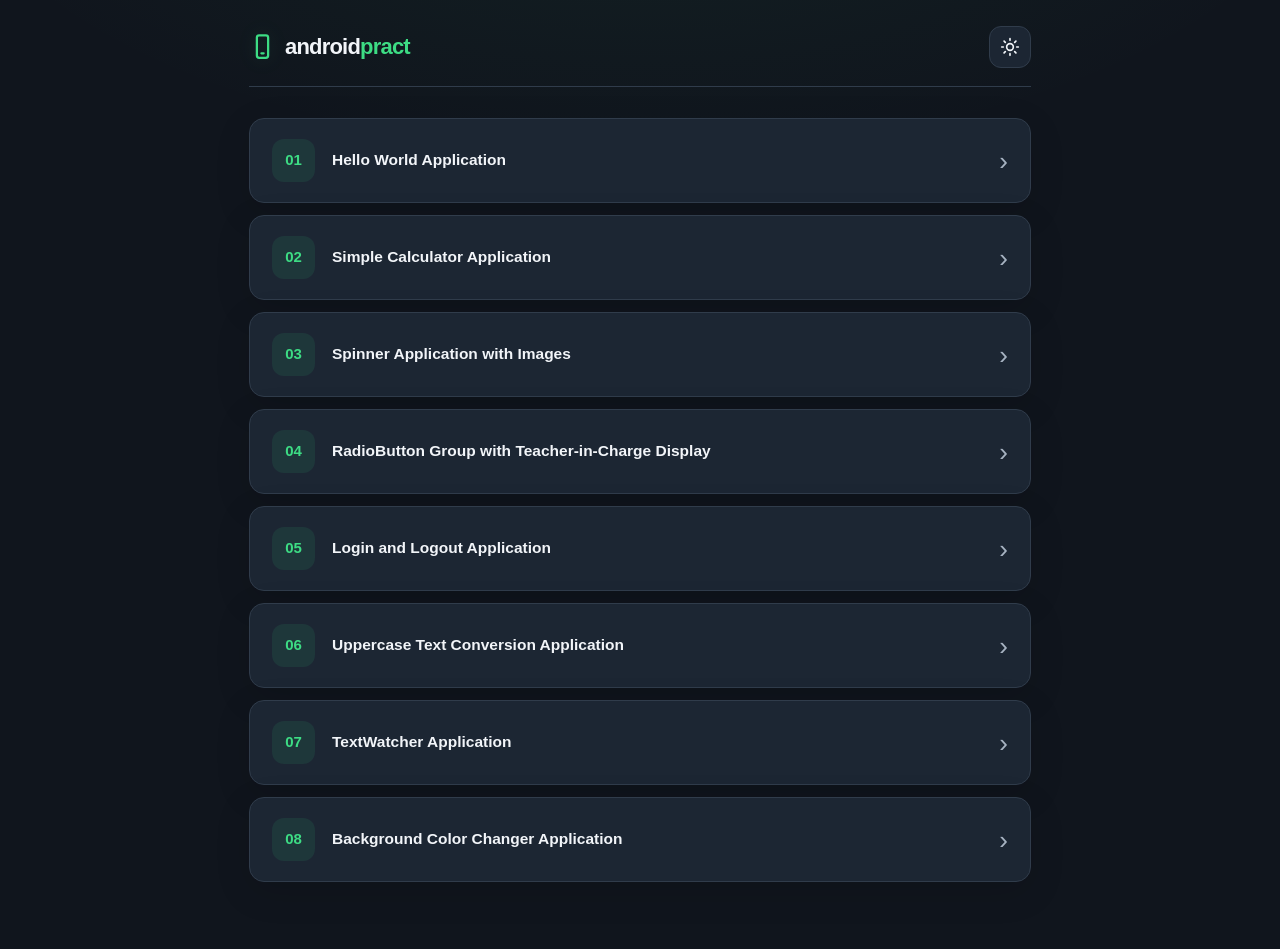
<file: index.html>
<!DOCTYPE html>

<html lang="en"><head><meta charset="utf-8"/><meta content="width=device-width,initial-scale=1" name="viewport"/><title>androidpract</title><style>*{box-sizing:border-box} :root{--bg:#10151d;--card:#1c2633;--border:#303c4b;--text:#f2f5f9;--muted:#a7b3c2;--accent:#3ddc84;--hover:#253344;--code:#111923}html.light{--bg:#f4f6f8;--card:#fff;--border:#dce2e8;--text:#17212d;--muted:#526273;--accent:#16834b;--hover:#eef5f0;--code:#f0f3f7}body{margin:0;background:var(--bg);color:var(--text);font-family:Arial,sans-serif;line-height:1.65}.container{max-width:750px;margin:auto;padding:24px 16px}.header{display:flex;justify-content:space-between;align-items:center;margin-bottom:28px}.logo{font-size:22px;font-weight:700;letter-spacing:-.5px}.theme-toggle{display:flex;align-items:center;justify-content:center;width:42px;height:42px;background:var(--card);color:var(--text);border:1px solid var(--border);border-radius:12px;cursor:pointer}.theme-toggle svg{width:20px;height:20px}.practical{display:flex;align-items:center;gap:16px;padding:20px 16px;margin-bottom:12px;background:var(--card);border:1px solid var(--border);border-radius:12px;text-decoration:none;color:var(--text)}.practical:hover,.nav-btn:hover{background:var(--hover);border-color:var(--accent)}.number{color:var(--accent);font-size:16px;font-weight:700;min-width:28px}.name{font-size:15px;font-weight:500;line-height:1.5}@media(min-width:768px){.container{padding:45px 24px}.practical{padding:22px 24px}.name{font-size:17px}}
.logo{display:flex;align-items:center;gap:0;font-size:22px;white-space:nowrap}.logo svg{color:var(--accent);margin-right:9px;flex-shrink:0}.logo span{color:var(--accent)}
</style><script>try{if(localStorage.getItem('androidTheme')==='light')document.documentElement.classList.add('light')}catch(e){}</script><link href="reading.css" rel="stylesheet"/></head><body><div class="container"><header class="header"><div class="logo"><svg aria-hidden="true" fill="none" height="27" stroke="currentColor" stroke-linecap="round" stroke-linejoin="round" stroke-width="2" viewbox="0 0 24 24" width="27"><rect height="20" rx="2" width="10" x="7" y="2"></rect><path d="M11 18h2"></path></svg>android<span>pract</span></div><button aria-label="Toggle theme" class="theme-toggle" id="themeToggle" type="button"></button></header><main><a class="practical" href="p1.html"><span class="number">01</span><span class="name">Hello World Application</span></a><a class="practical" href="p2.html"><span class="number">02</span><span class="name">Simple Calculator Application</span></a><a class="practical" href="p3.html"><span class="number">03</span><span class="name">Spinner Application with Images</span></a><a class="practical" href="p4.html"><span class="number">04</span><span class="name">RadioButton Group with Teacher-in-Charge Display</span></a><a class="practical" href="p5.html"><span class="number">05</span><span class="name">Login and Logout Application</span></a><a class="practical" href="p6.html"><span class="number">06</span><span class="name">Uppercase Text Conversion Application</span></a><a class="practical" href="p7.html"><span class="number">07</span><span class="name">TextWatcher Application</span></a><a class="practical" href="p8.html"><span class="number">08</span><span class="name">Background Color Changer Application</span></a></main></div><script>const toggle=document.getElementById('themeToggle');const sun='<svg viewBox="0 0 24 24" fill="none" stroke="currentColor" stroke-width="2" stroke-linecap="round"><circle cx="12" cy="12" r="4"/><path d="M12 2v2m0 16v2M4.93 4.93l1.42 1.42m11.3 11.3 1.42 1.42M2 12h2m16 0h2M4.93 19.07l1.42-1.42m11.3-11.3 1.42-1.42"/></svg>';const moon='<svg viewBox="0 0 24 24" fill="none" stroke="currentColor" stroke-width="2" stroke-linecap="round"><path d="M20.985 12.486A9 9 0 0 1 11.514 3.015a9 9 0 1 0 9.471 9.471Z"/></svg>';function renderTheme(){let light=document.documentElement.classList.contains('light');toggle.innerHTML=light?moon:sun;toggle.setAttribute('aria-label',light?'Switch to dark mode':'Switch to light mode')}toggle.addEventListener('click',()=>{document.documentElement.classList.toggle('light');try{localStorage.setItem('androidTheme',document.documentElement.classList.contains('light')?'light':'dark')}catch(e){}renderTheme()});renderTheme();</script></body></html>
</file>
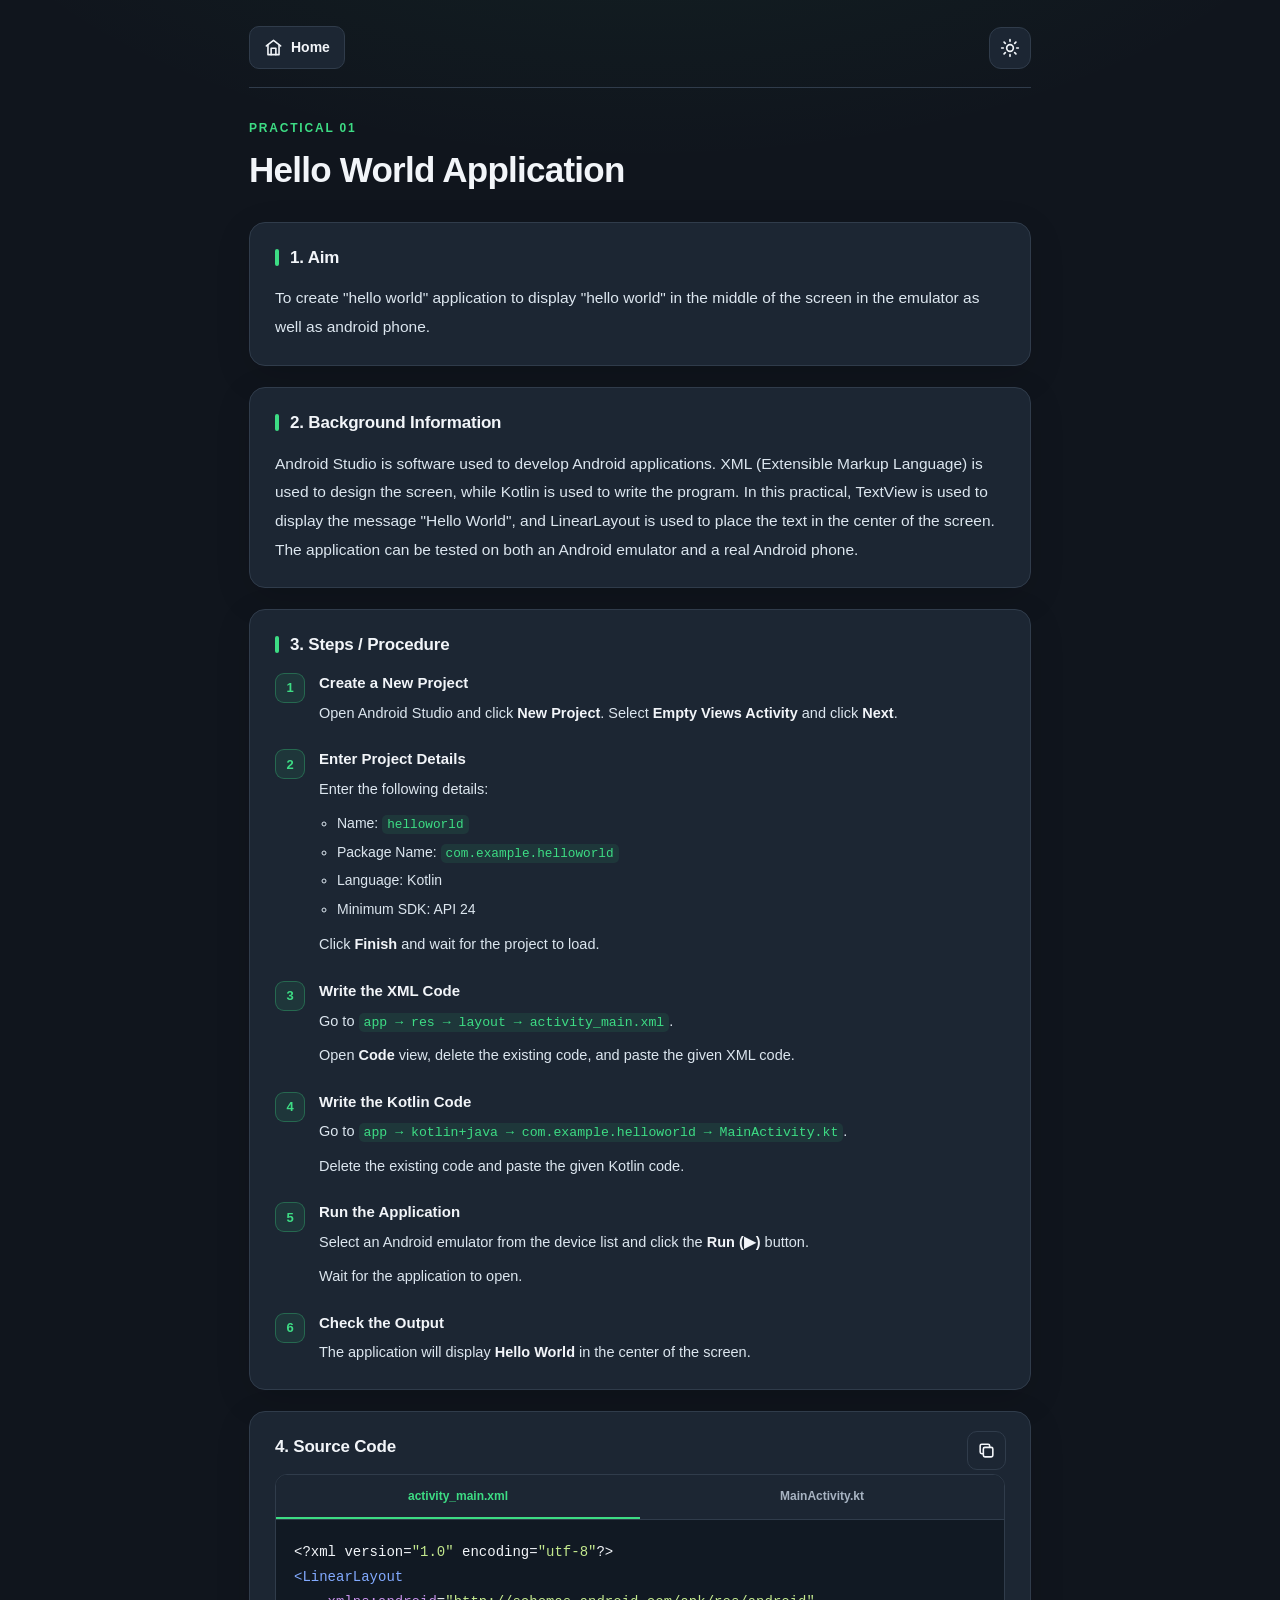
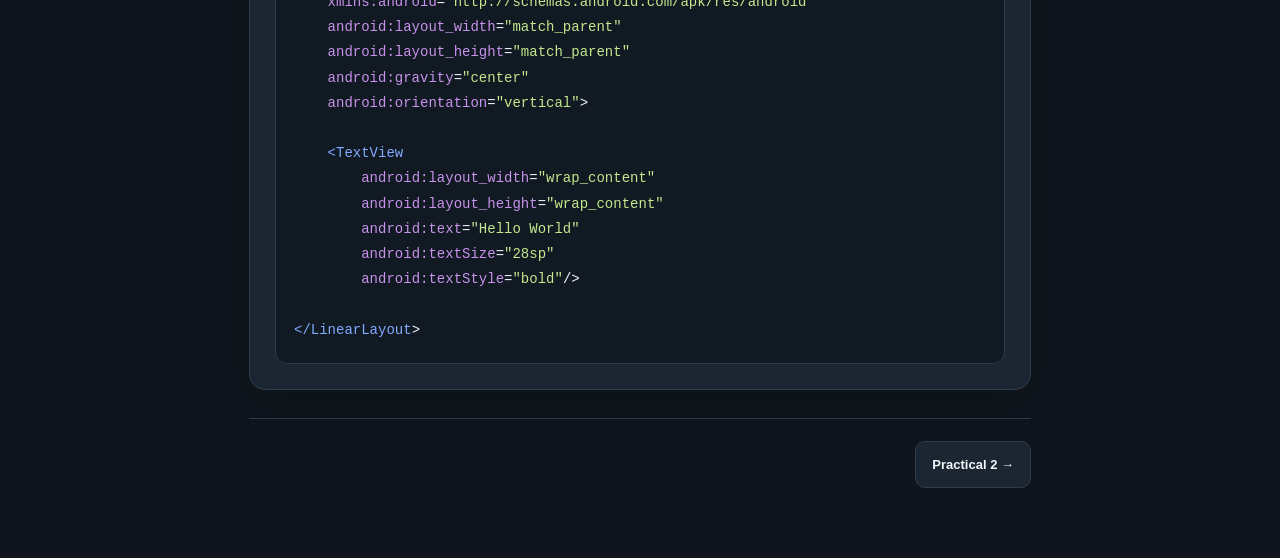
<file: p1.html>
<!DOCTYPE html>

<html lang="en"><head><meta charset="utf-8"/><meta content="width=device-width,initial-scale=1" name="viewport"/><title>Practical 1 - Hello World Application</title><style>*{box-sizing:border-box} :root{--bg:#10151d;--card:#1c2633;--border:#303c4b;--text:#f2f5f9;--muted:#a7b3c2;--accent:#3ddc84;--hover:#253344;--code:#111923}html.light{--bg:#f4f6f8;--card:#fff;--border:#dce2e8;--text:#17212d;--muted:#526273;--accent:#16834b;--hover:#eef5f0;--code:#f0f3f7}body{margin:0;background:var(--bg);color:var(--text);font-family:Arial,sans-serif;line-height:1.65}.container{max-width:750px;margin:auto;padding:24px 16px}.header{display:flex;justify-content:space-between;align-items:center;margin-bottom:28px}.logo{font-size:22px;font-weight:700;letter-spacing:-.5px}.theme-toggle{display:flex;align-items:center;justify-content:center;width:42px;height:42px;background:var(--card);color:var(--text);border:1px solid var(--border);border-radius:12px;cursor:pointer}.theme-toggle svg{width:20px;height:20px}.practical{display:flex;align-items:center;gap:16px;padding:20px 16px;margin-bottom:12px;background:var(--card);border:1px solid var(--border);border-radius:12px;text-decoration:none;color:var(--text)}.practical:hover,.nav-btn:hover{background:var(--hover);border-color:var(--accent)}.number{color:var(--accent);font-size:16px;font-weight:700;min-width:28px}.name{font-size:15px;font-weight:500;line-height:1.5}@media(min-width:768px){.container{padding:45px 24px}.practical{padding:22px 24px}.name{font-size:17px}}h1{font-size:25px;line-height:1.3;margin:0 0 28px}.home-link{display:flex;align-items:center;gap:10px;color:var(--text);text-decoration:none;font-size:17px;font-weight:700}.home-link svg{width:19px;height:19px}.practical-number{color:var(--accent);font-size:13px;font-weight:700;letter-spacing:1px;margin-bottom:6px}.section{margin-bottom:30px}h2{font-size:18px;margin:0 0 12px}p{margin:0;font-size:15px}.steps{margin:0;padding:0;list-style:none;counter-reset:step}.steps>li{counter-increment:step;position:relative;padding-left:43px;margin-bottom:20px}.steps>li:before{content:counter(step);position:absolute;left:0;top:1px;width:28px;height:28px;background:var(--card);border:1px solid var(--border);color:var(--accent);border-radius:9px;display:flex;justify-content:center;align-items:center;font-size:13px;font-weight:700}.step-title{font-size:15px;font-weight:700;margin-bottom:5px}.steps p{font-size:14px}.steps p+p{margin-top:7px}.details{margin:8px 0;padding-left:18px;font-size:14px}.details li{margin:3px 0}.inline-code{font-family:Consolas,monospace;font-size:.9em;color:var(--accent);overflow-wrap:anywhere}.editor{border:1px solid var(--border);border-radius:12px;overflow:hidden;background:var(--code)}.tabs{display:flex;border-bottom:1px solid var(--border);overflow-x:auto}.tab{flex:1;padding:14px 12px;background:var(--card);color:var(--muted);border:0;border-bottom:2px solid transparent;font-size:12px;white-space:nowrap;cursor:pointer}.tab.active{color:var(--accent);border-bottom-color:var(--accent);font-weight:700}.code-toolbar{display:flex;justify-content:space-between;align-items:center;padding:10px 14px;border-bottom:1px solid var(--border);gap:8px}.filename{font-size:12px;color:var(--muted);font-family:Consolas,monospace}.copy-btn{background:var(--card);color:var(--text);border:1px solid var(--border);border-radius:7px;padding:7px 12px;font-size:12px;cursor:pointer}pre{margin:0;padding:18px 14px;overflow-x:auto;font-family:Consolas,'Courier New',monospace;font-size:12px;line-height:1.7;tab-size:4;color:var(--text)}.token-tag,.token-type{color:#82aaff}.token-attr,.token-keyword{color:#c792ea}.token-string{color:#c3e88d}.token-function{color:#89ddff}html.light .token-tag,html.light .token-type{color:#175bb5}html.light .token-attr,html.light .token-keyword{color:#8b3ab4}html.light .token-string{color:#237a38}html.light .token-function{color:#087b91}.navigation{display:flex;justify-content:space-between;gap:12px;margin-top:38px;padding-top:22px;border-top:1px solid var(--border)}.nav-btn{display:inline-flex;align-items:center;padding:12px 16px;background:var(--card);border:1px solid var(--border);border-radius:10px;color:var(--text);text-decoration:none;font-size:13px;font-weight:600}@media(min-width:768px){h1{font-size:30px}p{font-size:16px}pre{font-size:14px}}
.home-btn{display:inline-flex;align-items:center;justify-content:center;gap:8px;padding:9px 14px;border:1px solid var(--border);border-radius:10px;background:var(--card);color:var(--text);text-decoration:none;font-size:14px;font-weight:700}
.home-btn:hover{border-color:var(--accent)}
.navigation{justify-content:flex-end}
.section:has(.editor){position:relative}
.code-title{padding-right:50px}
.copy-icon{position:absolute;right:0;top:-6px;display:flex;align-items:center;justify-content:center;width:39px;height:39px;background:var(--card);border:1px solid var(--border);border-radius:10px;color:var(--text);cursor:pointer;transition:color .15s,background .15s,transform .15s}
.copy-icon:hover{border-color:var(--accent)}
.copy-icon.flash{color:var(--accent);background:var(--hover);transform:scale(1.1)}
.token-number{color:#f7b267}.token-punctuation{color:#c9d5e5}
html.light .token-number{color:#9b5800}
</style><script>try{if(localStorage.getItem('androidTheme')==='light')document.documentElement.classList.add('light')}catch(e){}</script><link href="reading.css" rel="stylesheet"/></head><body><div class="container"><header class="header"><a aria-label="Home" class="home-btn" href="index.html"><svg aria-hidden="true" fill="none" height="19" stroke="currentColor" stroke-linecap="round" stroke-linejoin="round" stroke-width="2" viewbox="0 0 24 24" width="19"><path d="m3 10 9-7 9 7"></path><path d="M5 9v12h14V9"></path><path d="M9 21v-8h6v8"></path></svg> Home</a><button aria-label="Toggle theme" class="theme-toggle" id="themeToggle" type="button"></button></header><main><div class="practical-number">PRACTICAL 01</div><h1>Hello World Application</h1><section class="section"><h2>1. Aim</h2><p>To create "hello world" application to display "hello world" in the middle of the screen in the emulator as well as android phone.</p></section><section class="section"><h2>2. Background Information</h2><p>Android Studio is software used to develop Android applications. XML (Extensible Markup Language) is used to design the screen, while Kotlin is used to write the program. In this practical, TextView is used to display the message "Hello World", and LinearLayout is used to place the text in the center of the screen. The application can be tested on both an Android emulator and a real Android phone.</p></section><section class="section"><h2>3. Steps / Procedure</h2><ol class="steps"><li><div class="step-title">Create a New Project</div><p>Open Android Studio and click <strong>New Project</strong>. Select <strong>Empty Views Activity</strong> and click <strong>Next</strong>.</p></li><li><div class="step-title">Enter Project Details</div><p>Enter the following details:</p><ul class="details"><li>Name: <span class="inline-code">helloworld</span></li><li>Package Name: <span class="inline-code">com.example.helloworld</span></li><li>Language: Kotlin</li><li>Minimum SDK: API 24</li></ul><p>Click <strong>Finish</strong> and wait for the project to load.</p></li><li><div class="step-title">Write the XML Code</div><p>Go to <span class="inline-code">app → res → layout → activity_main.xml</span>.</p><p>Open <strong>Code</strong> view, delete the existing code, and paste the given XML code.</p></li><li><div class="step-title">Write the Kotlin Code</div><p>Go to <span class="inline-code">app → kotlin+java → com.example.helloworld → MainActivity.kt</span>.</p><p>Delete the existing code and paste the given Kotlin code.</p></li><li><div class="step-title">Run the Application</div><p>Select an Android emulator from the device list and click the <strong>Run (▶)</strong> button.</p><p>Wait for the application to open.</p></li><li><div class="step-title">Check the Output</div><p>The application will display <strong>Hello World</strong> in the center of the screen.</p></li></ol></section><section class="section"><h2 class="code-title">4. Source Code</h2><button aria-label="Copy source code" class="copy-icon" id="copyBtn" onclick="copyCode()" title="Copy source code" type="button"><svg aria-hidden="true" fill="none" height="19" stroke="currentColor" stroke-linecap="round" stroke-linejoin="round" stroke-width="2" viewbox="0 0 24 24" width="19"><rect height="12" rx="2" width="12" x="8" y="8"></rect><path d="M16 8V6a2 2 0 0 0-2-2H6a2 2 0 0 0-2 2v8a2 2 0 0 0 2 2h2"></path></svg></button><div class="editor"><div aria-label="Source code files" class="tabs" role="tablist"><button aria-controls="codePanel" aria-selected="true" class="tab active" id="tab-xml" onclick="showCode('xml')" role="tab" type="button">activity_main.xml</button><button aria-controls="codePanel" aria-selected="false" class="tab" id="tab-kotlin" onclick="showCode('kotlin')" role="tab" type="button">MainActivity.kt</button></div><div aria-labelledby="tab-xml" id="codePanel" role="tabpanel"><pre><code id="codeDisplay"></code></pre></div></div></section></main><nav class="navigation"><a class="nav-btn" href="p2.html">Practical 2 →</a></nav></div><script id="xmlSource" type="text/plain">
<?xml version="1.0" encoding="utf-8"?>
<LinearLayout
    xmlns:android="http://schemas.android.com/apk/res/android"
    android:layout_width="match_parent"
    android:layout_height="match_parent"
    android:gravity="center"
    android:orientation="vertical">

    <TextView
        android:layout_width="wrap_content"
        android:layout_height="wrap_content"
        android:text="Hello World"
        android:textSize="28sp"
        android:textStyle="bold"/>

</LinearLayout>
</script><script id="kotlinSource" type="text/plain">
package com.example.helloworld

import android.os.Bundle
import androidx.appcompat.app.AppCompatActivity

class MainActivity : AppCompatActivity() {

    override fun onCreate(savedInstanceState: Bundle?) {
        super.onCreate(savedInstanceState)
        setContentView(R.layout.activity_main)
    }
}
</script><script>const toggle=document.getElementById('themeToggle');const sun='<svg viewBox="0 0 24 24" fill="none" stroke="currentColor" stroke-width="2" stroke-linecap="round"><circle cx="12" cy="12" r="4"/><path d="M12 2v2m0 16v2M4.93 4.93l1.42 1.42m11.3 11.3 1.42 1.42M2 12h2m16 0h2M4.93 19.07l1.42-1.42m11.3-11.3 1.42-1.42"/></svg>';const moon='<svg viewBox="0 0 24 24" fill="none" stroke="currentColor" stroke-width="2" stroke-linecap="round"><path d="M20.985 12.486A9 9 0 0 1 11.514 3.015a9 9 0 1 0 9.471 9.471Z"/></svg>';function renderTheme(){let light=document.documentElement.classList.contains('light');toggle.innerHTML=light?moon:sun;toggle.setAttribute('aria-label',light?'Switch to dark mode':'Switch to light mode')}toggle.addEventListener('click',()=>{document.documentElement.classList.toggle('light');try{localStorage.setItem('androidTheme',document.documentElement.classList.contains('light')?'light':'dark')}catch(e){}renderTheme()});renderTheme();const sources={xml:document.getElementById('xmlSource').textContent.trim(),kotlin:document.getElementById('kotlinSource').textContent.trim()};
let currentFile='xml';
const codeDisplay=document.getElementById('codeDisplay'),copyBtn=document.getElementById('copyBtn');
function escapeHTML(s){return s.replace(/&/g,'&amp;').replace(/</g,'&lt;').replace(/>/g,'&gt;').replace(/"/g,'&quot;').replace(/'/g,'&#39;')}
function paint(s,cls){return '<span class="'+cls+'">'+escapeHTML(s)+'</span>'}
function highlightCode(code,language){
 if(language==='xml'){
  return code.split(/(\"[^\"]*\")/g).map((piece,i)=>{
   if(i%2)return paint(piece,'token-string');
   return escapeHTML(piece).replace(/(&lt;\/?[\w.-]+)/g,'<span class="token-tag">$1</span>').replace(/\b([\w.-]+:[\w.-]+)(?==)/g,'<span class="token-attr">$1</span>');
  }).join('');
 }
 const rx=/("(?:\\.|[^"\\])*"|\b(?:package|import|class|override|fun|super|val|var|if|else|return|this|object|true|false|null)\b|\b(?:AppCompatActivity|Bundle|MainActivity|String|Int|Boolean)\b|\b(?:onCreate|setContentView|findViewById|println)\b|\b\d+(?:\.\d+)?\b)/g;
 return code.split(rx).map(piece=>{
  if(!piece)return '';
  if(/^"/.test(piece))return paint(piece,'token-string');
  if(/^(package|import|class|override|fun|super|val|var|if|else|return|this|object|true|false|null)$/.test(piece))return paint(piece,'token-keyword');
  if(/^(AppCompatActivity|Bundle|MainActivity|String|Int|Boolean)$/.test(piece))return paint(piece,'token-type');
  if(/^(onCreate|setContentView|findViewById|println)$/.test(piece))return paint(piece,'token-function');
  if(/^\d/.test(piece))return paint(piece,'token-number');
  return escapeHTML(piece);
 }).join('');
}
function showCode(file){
 currentFile=file;
 codeDisplay.innerHTML=highlightCode(sources[file],file);
 document.querySelectorAll('.tab').forEach(tab=>{
  const active=tab.id===(file==='xml'?'tab-xml':'tab-kotlin');
  tab.classList.toggle('active',active);tab.setAttribute('aria-selected',String(active));
 });
 document.getElementById('codePanel').setAttribute('aria-labelledby',file==='xml'?'tab-xml':'tab-kotlin');
}
async function copyCode(){
 let ok=false;
 try{await navigator.clipboard.writeText(sources[currentFile]);ok=true}
 catch(e){const t=document.createElement('textarea');t.value=sources[currentFile];t.style.position='fixed';t.style.opacity='0';document.body.appendChild(t);t.select();ok=document.execCommand('copy');t.remove()}
 if(ok){copyBtn.classList.remove('flash');void copyBtn.offsetWidth;copyBtn.classList.add('flash');setTimeout(()=>copyBtn.classList.remove('flash'),420)}
}
showCode('xml');</script></body></html>
</file>
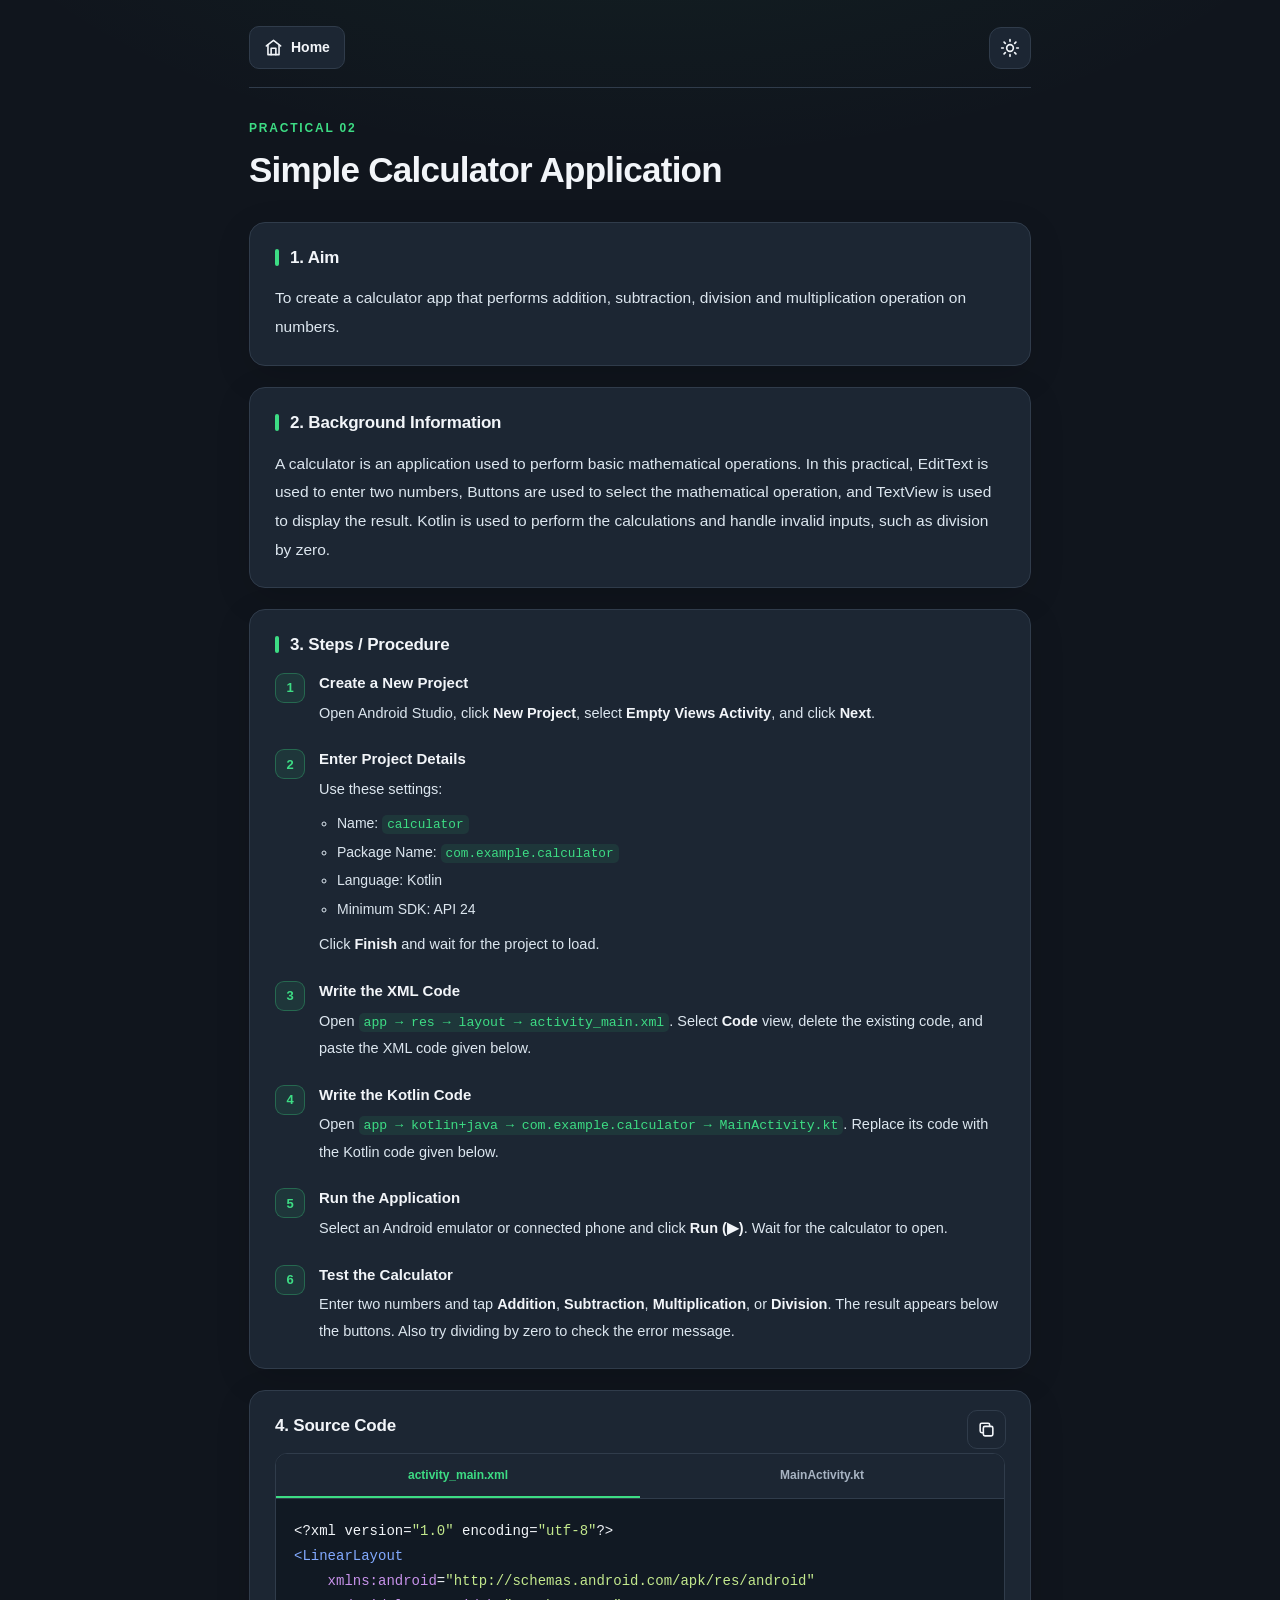
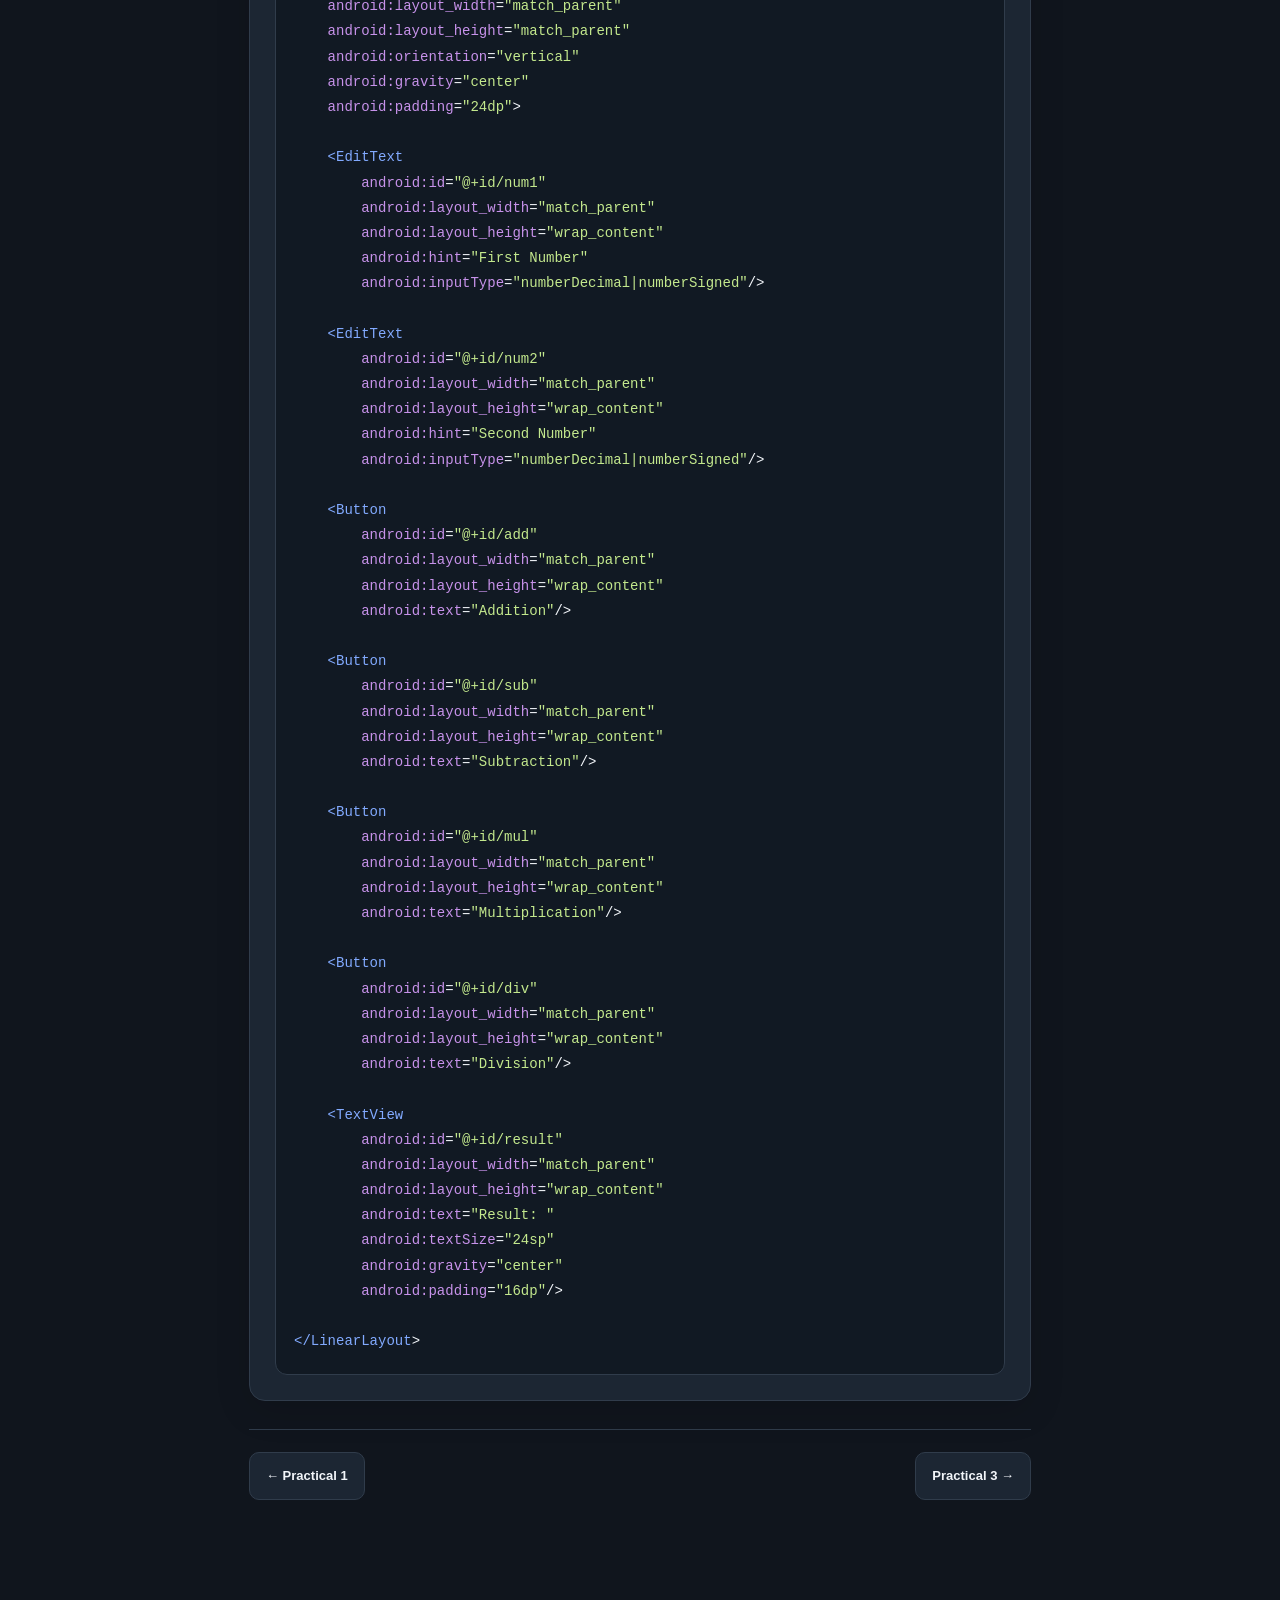
<file: p2.html>
<!DOCTYPE html>

<html lang="en"><head><meta charset="utf-8"/><meta content="width=device-width,initial-scale=1" name="viewport"/><title>Practical 2 - Simple Calculator Application</title><style>*{box-sizing:border-box} :root{--bg:#10151d;--card:#1c2633;--border:#303c4b;--text:#f2f5f9;--muted:#a7b3c2;--accent:#3ddc84;--hover:#253344;--code:#111923}html.light{--bg:#f4f6f8;--card:#fff;--border:#dce2e8;--text:#17212d;--muted:#526273;--accent:#16834b;--hover:#eef5f0;--code:#f0f3f7}body{margin:0;background:var(--bg);color:var(--text);font-family:Arial,sans-serif;line-height:1.65}.container{max-width:750px;margin:auto;padding:24px 16px}.header{display:flex;justify-content:space-between;align-items:center;margin-bottom:28px}.logo{font-size:22px;font-weight:700;letter-spacing:-.5px}.theme-toggle{display:flex;align-items:center;justify-content:center;width:42px;height:42px;background:var(--card);color:var(--text);border:1px solid var(--border);border-radius:12px;cursor:pointer}.theme-toggle svg{width:20px;height:20px}.practical{display:flex;align-items:center;gap:16px;padding:20px 16px;margin-bottom:12px;background:var(--card);border:1px solid var(--border);border-radius:12px;text-decoration:none;color:var(--text)}.practical:hover,.nav-btn:hover{background:var(--hover);border-color:var(--accent)}.number{color:var(--accent);font-size:16px;font-weight:700;min-width:28px}.name{font-size:15px;font-weight:500;line-height:1.5}@media(min-width:768px){.container{padding:45px 24px}.practical{padding:22px 24px}.name{font-size:17px}}h1{font-size:25px;line-height:1.3;margin:0 0 28px}.home-link{display:flex;align-items:center;gap:10px;color:var(--text);text-decoration:none;font-size:17px;font-weight:700}.home-link svg{width:19px;height:19px}.practical-number{color:var(--accent);font-size:13px;font-weight:700;letter-spacing:1px;margin-bottom:6px}.section{margin-bottom:30px}h2{font-size:18px;margin:0 0 12px}p{margin:0;font-size:15px}.steps{margin:0;padding:0;list-style:none;counter-reset:step}.steps>li{counter-increment:step;position:relative;padding-left:43px;margin-bottom:20px}.steps>li:before{content:counter(step);position:absolute;left:0;top:1px;width:28px;height:28px;background:var(--card);border:1px solid var(--border);color:var(--accent);border-radius:9px;display:flex;justify-content:center;align-items:center;font-size:13px;font-weight:700}.step-title{font-size:15px;font-weight:700;margin-bottom:5px}.steps p{font-size:14px}.steps p+p{margin-top:7px}.details{margin:8px 0;padding-left:18px;font-size:14px}.details li{margin:3px 0}.inline-code{font-family:Consolas,monospace;font-size:.9em;color:var(--accent);overflow-wrap:anywhere}.editor{border:1px solid var(--border);border-radius:12px;overflow:hidden;background:var(--code)}.tabs{display:flex;border-bottom:1px solid var(--border);overflow-x:auto}.tab{flex:1;padding:14px 12px;background:var(--card);color:var(--muted);border:0;border-bottom:2px solid transparent;font-size:12px;white-space:nowrap;cursor:pointer}.tab.active{color:var(--accent);border-bottom-color:var(--accent);font-weight:700}.code-toolbar{display:flex;justify-content:space-between;align-items:center;padding:10px 14px;border-bottom:1px solid var(--border);gap:8px}.filename{font-size:12px;color:var(--muted);font-family:Consolas,monospace}.copy-btn{background:var(--card);color:var(--text);border:1px solid var(--border);border-radius:7px;padding:7px 12px;font-size:12px;cursor:pointer}pre{margin:0;padding:18px 14px;overflow-x:auto;font-family:Consolas,'Courier New',monospace;font-size:12px;line-height:1.7;tab-size:4;color:var(--text)}.token-tag,.token-type{color:#82aaff}.token-attr,.token-keyword{color:#c792ea}.token-string{color:#c3e88d}.token-function{color:#89ddff}html.light .token-tag,html.light .token-type{color:#175bb5}html.light .token-attr,html.light .token-keyword{color:#8b3ab4}html.light .token-string{color:#237a38}html.light .token-function{color:#087b91}.navigation{display:flex;justify-content:space-between;gap:12px;margin-top:38px;padding-top:22px;border-top:1px solid var(--border)}.nav-btn{display:inline-flex;align-items:center;padding:12px 16px;background:var(--card);border:1px solid var(--border);border-radius:10px;color:var(--text);text-decoration:none;font-size:13px;font-weight:600}@media(min-width:768px){h1{font-size:30px}p{font-size:16px}pre{font-size:14px}}
.home-btn{display:inline-flex;align-items:center;justify-content:center;gap:8px;padding:9px 14px;border:1px solid var(--border);border-radius:10px;background:var(--card);color:var(--text);text-decoration:none;font-size:14px;font-weight:700}
.home-btn:hover{border-color:var(--accent)}
.navigation{justify-content:space-between}
.section:has(.editor){position:relative}
.code-title{padding-right:50px}
.copy-icon{position:absolute;right:0;top:-6px;display:flex;align-items:center;justify-content:center;width:39px;height:39px;background:var(--card);border:1px solid var(--border);border-radius:10px;color:var(--text);cursor:pointer;transition:color .15s,background .15s,transform .15s}
.copy-icon:hover{border-color:var(--accent)}
.copy-icon.flash{color:var(--accent);background:var(--hover);transform:scale(1.1)}
.token-number{color:#f7b267}.token-punctuation{color:#c9d5e5}
html.light .token-number{color:#9b5800}
</style><script>try{if(localStorage.getItem('androidTheme')==='light')document.documentElement.classList.add('light')}catch(e){}</script><link href="reading.css" rel="stylesheet"/></head><body><div class="container"><header class="header"><a aria-label="Home" class="home-btn" href="index.html"><svg aria-hidden="true" fill="none" height="19" stroke="currentColor" stroke-linecap="round" stroke-linejoin="round" stroke-width="2" viewbox="0 0 24 24" width="19"><path d="m3 10 9-7 9 7"></path><path d="M5 9v12h14V9"></path><path d="M9 21v-8h6v8"></path></svg> Home</a><button aria-label="Toggle theme" class="theme-toggle" id="themeToggle" type="button"></button></header><main><div class="practical-number">PRACTICAL 02</div><h1>Simple Calculator Application</h1><section class="section"><h2>1. Aim</h2><p>To create a calculator app that performs addition, subtraction, division and multiplication operation on numbers.</p></section><section class="section"><h2>2. Background Information</h2><p>A calculator is an application used to perform basic mathematical operations. In this practical, EditText is used to enter two numbers, Buttons are used to select the mathematical operation, and TextView is used to display the result. Kotlin is used to perform the calculations and handle invalid inputs, such as division by zero.</p></section><section class="section"><h2>3. Steps / Procedure</h2><ol class="steps">
<li><div class="step-title">Create a New Project</div><p>Open Android Studio, click <strong>New Project</strong>, select <strong>Empty Views Activity</strong>, and click <strong>Next</strong>.</p></li>
<li><div class="step-title">Enter Project Details</div><p>Use these settings:</p><ul class="details"><li>Name: <span class="inline-code">calculator</span></li><li>Package Name: <span class="inline-code">com.example.calculator</span></li><li>Language: Kotlin</li><li>Minimum SDK: API 24</li></ul><p>Click <strong>Finish</strong> and wait for the project to load.</p></li>
<li><div class="step-title">Write the XML Code</div><p>Open <span class="inline-code">app → res → layout → activity_main.xml</span>. Select <strong>Code</strong> view, delete the existing code, and paste the XML code given below.</p></li>
<li><div class="step-title">Write the Kotlin Code</div><p>Open <span class="inline-code">app → kotlin+java → com.example.calculator → MainActivity.kt</span>. Replace its code with the Kotlin code given below.</p></li>
<li><div class="step-title">Run the Application</div><p>Select an Android emulator or connected phone and click <strong>Run (▶)</strong>. Wait for the calculator to open.</p></li>
<li><div class="step-title">Test the Calculator</div><p>Enter two numbers and tap <strong>Addition</strong>, <strong>Subtraction</strong>, <strong>Multiplication</strong>, or <strong>Division</strong>. The result appears below the buttons. Also try dividing by zero to check the error message.</p></li>
</ol></section><section class="section"><h2 class="code-title">4. Source Code</h2><button aria-label="Copy source code" class="copy-icon" id="copyBtn" onclick="copyCode()" title="Copy source code" type="button"><svg aria-hidden="true" fill="none" height="19" stroke="currentColor" stroke-linecap="round" stroke-linejoin="round" stroke-width="2" viewbox="0 0 24 24" width="19"><rect height="12" rx="2" width="12" x="8" y="8"></rect><path d="M16 8V6a2 2 0 0 0-2-2H6a2 2 0 0 0-2 2v8a2 2 0 0 0 2 2h2"></path></svg></button><div class="editor"><div aria-label="Source code files" class="tabs" role="tablist"><button aria-controls="codePanel" aria-selected="true" class="tab active" id="tab-xml" onclick="showCode('xml')" role="tab" type="button">activity_main.xml</button><button aria-controls="codePanel" aria-selected="false" class="tab" id="tab-kotlin" onclick="showCode('kotlin')" role="tab" type="button">MainActivity.kt</button></div><div aria-labelledby="tab-xml" id="codePanel" role="tabpanel"><pre><code id="codeDisplay"></code></pre></div></div></section></main><nav class="navigation"><a class="nav-btn" href="p1.html">← Practical 1</a><a class="nav-btn" href="p3.html">Practical 3 →</a></nav></div><script id="xmlSource" type="text/plain">
<?xml version="1.0" encoding="utf-8"?>
<LinearLayout
    xmlns:android="http://schemas.android.com/apk/res/android"
    android:layout_width="match_parent"
    android:layout_height="match_parent"
    android:orientation="vertical"
    android:gravity="center"
    android:padding="24dp">

    <EditText
        android:id="@+id/num1"
        android:layout_width="match_parent"
        android:layout_height="wrap_content"
        android:hint="First Number"
        android:inputType="numberDecimal|numberSigned"/>

    <EditText
        android:id="@+id/num2"
        android:layout_width="match_parent"
        android:layout_height="wrap_content"
        android:hint="Second Number"
        android:inputType="numberDecimal|numberSigned"/>

    <Button
        android:id="@+id/add"
        android:layout_width="match_parent"
        android:layout_height="wrap_content"
        android:text="Addition"/>

    <Button
        android:id="@+id/sub"
        android:layout_width="match_parent"
        android:layout_height="wrap_content"
        android:text="Subtraction"/>

    <Button
        android:id="@+id/mul"
        android:layout_width="match_parent"
        android:layout_height="wrap_content"
        android:text="Multiplication"/>

    <Button
        android:id="@+id/div"
        android:layout_width="match_parent"
        android:layout_height="wrap_content"
        android:text="Division"/>

    <TextView
        android:id="@+id/result"
        android:layout_width="match_parent"
        android:layout_height="wrap_content"
        android:text="Result: "
        android:textSize="24sp"
        android:gravity="center"
        android:padding="16dp"/>

</LinearLayout>
</script><script id="kotlinSource" type="text/plain">
package com.example.calculator

import android.os.Bundle
import android.widget.Button
import android.widget.EditText
import android.widget.TextView
import androidx.appcompat.app.AppCompatActivity

class MainActivity : AppCompatActivity() {

    override fun onCreate(savedInstanceState: Bundle?) {
        super.onCreate(savedInstanceState)
        setContentView(R.layout.activity_main)

        val n1 = findViewById<EditText>(R.id.num1)
        val n2 = findViewById<EditText>(R.id.num2)
        val result = findViewById<TextView>(R.id.result)

        fun calculate(op: String) {
            val a = n1.text.toString().toDoubleOrNull()
            val b = n2.text.toString().toDoubleOrNull()

            if (a == null || b == null) {
                result.text = "Enter valid numbers"
                return
            }

            val answer = when (op) {
                "+" -> a + b
                "-" -> a - b
                "*" -> a * b
                "/" -> if (b != 0.0) a / b else null
                else -> null
            }

            result.text = if (answer == null) {
                "Cannot divide by zero"
            } else {
                "Result: $answer"
            }
        }

        findViewById<Button>(R.id.add).setOnClickListener {
            calculate("+")
        }

        findViewById<Button>(R.id.sub).setOnClickListener {
            calculate("-")
        }

        findViewById<Button>(R.id.mul).setOnClickListener {
            calculate("*")
        }

        findViewById<Button>(R.id.div).setOnClickListener {
            calculate("/")
        }
    }
}
</script><script>const toggle=document.getElementById('themeToggle');const sun='<svg viewBox="0 0 24 24" fill="none" stroke="currentColor" stroke-width="2" stroke-linecap="round"><circle cx="12" cy="12" r="4"/><path d="M12 2v2m0 16v2M4.93 4.93l1.42 1.42m11.3 11.3 1.42 1.42M2 12h2m16 0h2M4.93 19.07l1.42-1.42m11.3-11.3 1.42-1.42"/></svg>';const moon='<svg viewBox="0 0 24 24" fill="none" stroke="currentColor" stroke-width="2" stroke-linecap="round"><path d="M20.985 12.486A9 9 0 0 1 11.514 3.015a9 9 0 1 0 9.471 9.471Z"/></svg>';function renderTheme(){let light=document.documentElement.classList.contains('light');toggle.innerHTML=light?moon:sun;toggle.setAttribute('aria-label',light?'Switch to dark mode':'Switch to light mode')}toggle.addEventListener('click',()=>{document.documentElement.classList.toggle('light');try{localStorage.setItem('androidTheme',document.documentElement.classList.contains('light')?'light':'dark')}catch(e){}renderTheme()});renderTheme();const sources={xml:document.getElementById('xmlSource').textContent.trim(),kotlin:document.getElementById('kotlinSource').textContent.trim()};
let currentFile='xml';
const codeDisplay=document.getElementById('codeDisplay'),copyBtn=document.getElementById('copyBtn');
function escapeHTML(s){return s.replace(/&/g,'&amp;').replace(/</g,'&lt;').replace(/>/g,'&gt;').replace(/"/g,'&quot;').replace(/'/g,'&#39;')}
function paint(s,cls){return '<span class="'+cls+'">'+escapeHTML(s)+'</span>'}
function highlightCode(code,language){
 if(language==='xml'){
  return code.split(/(\"[^\"]*\")/g).map((piece,i)=>{
   if(i%2)return paint(piece,'token-string');
   return escapeHTML(piece).replace(/(&lt;\/?[\w.-]+)/g,'<span class="token-tag">$1</span>').replace(/\b([\w.-]+:[\w.-]+)(?==)/g,'<span class="token-attr">$1</span>');
  }).join('');
 }
 const rx=/("(?:\\.|[^"\\])*"|\b(?:package|import|class|override|fun|super|val|var|if|else|return|this|object|true|false|null|when)\b|\b(?:AppCompatActivity|Bundle|MainActivity|String|Int|Boolean|EditText|TextView|Button)\b|\b(?:onCreate|setContentView|findViewById|println|calculate|setOnClickListener|toString|toDoubleOrNull)\b|\b\d+(?:\.\d+)?\b)/g;
 return code.split(rx).map(piece=>{
  if(!piece)return '';
  if(/^"/.test(piece))return paint(piece,'token-string');
  if(/^(package|import|class|override|fun|super|val|var|if|else|return|this|object|true|false|null|when)$/.test(piece))return paint(piece,'token-keyword');
  if(/^(AppCompatActivity|Bundle|MainActivity|String|Int|Boolean|EditText|TextView|Button)$/.test(piece))return paint(piece,'token-type');
  if(/^(onCreate|setContentView|findViewById|println|calculate|setOnClickListener|toString|toDoubleOrNull)$/.test(piece))return paint(piece,'token-function');
  if(/^\d/.test(piece))return paint(piece,'token-number');
  return escapeHTML(piece);
 }).join('');
}
function showCode(file){
 currentFile=file;
 codeDisplay.innerHTML=highlightCode(sources[file],file);
 document.querySelectorAll('.tab').forEach(tab=>{
  const active=tab.id===(file==='xml'?'tab-xml':'tab-kotlin');
  tab.classList.toggle('active',active);tab.setAttribute('aria-selected',String(active));
 });
 document.getElementById('codePanel').setAttribute('aria-labelledby',file==='xml'?'tab-xml':'tab-kotlin');
}
async function copyCode(){
 let ok=false;
 try{await navigator.clipboard.writeText(sources[currentFile]);ok=true}
 catch(e){const t=document.createElement('textarea');t.value=sources[currentFile];t.style.position='fixed';t.style.opacity='0';document.body.appendChild(t);t.select();ok=document.execCommand('copy');t.remove()}
 if(ok){copyBtn.classList.remove('flash');void copyBtn.offsetWidth;copyBtn.classList.add('flash');setTimeout(()=>copyBtn.classList.remove('flash'),420)}
}
showCode('xml');</script></body></html>
</file>
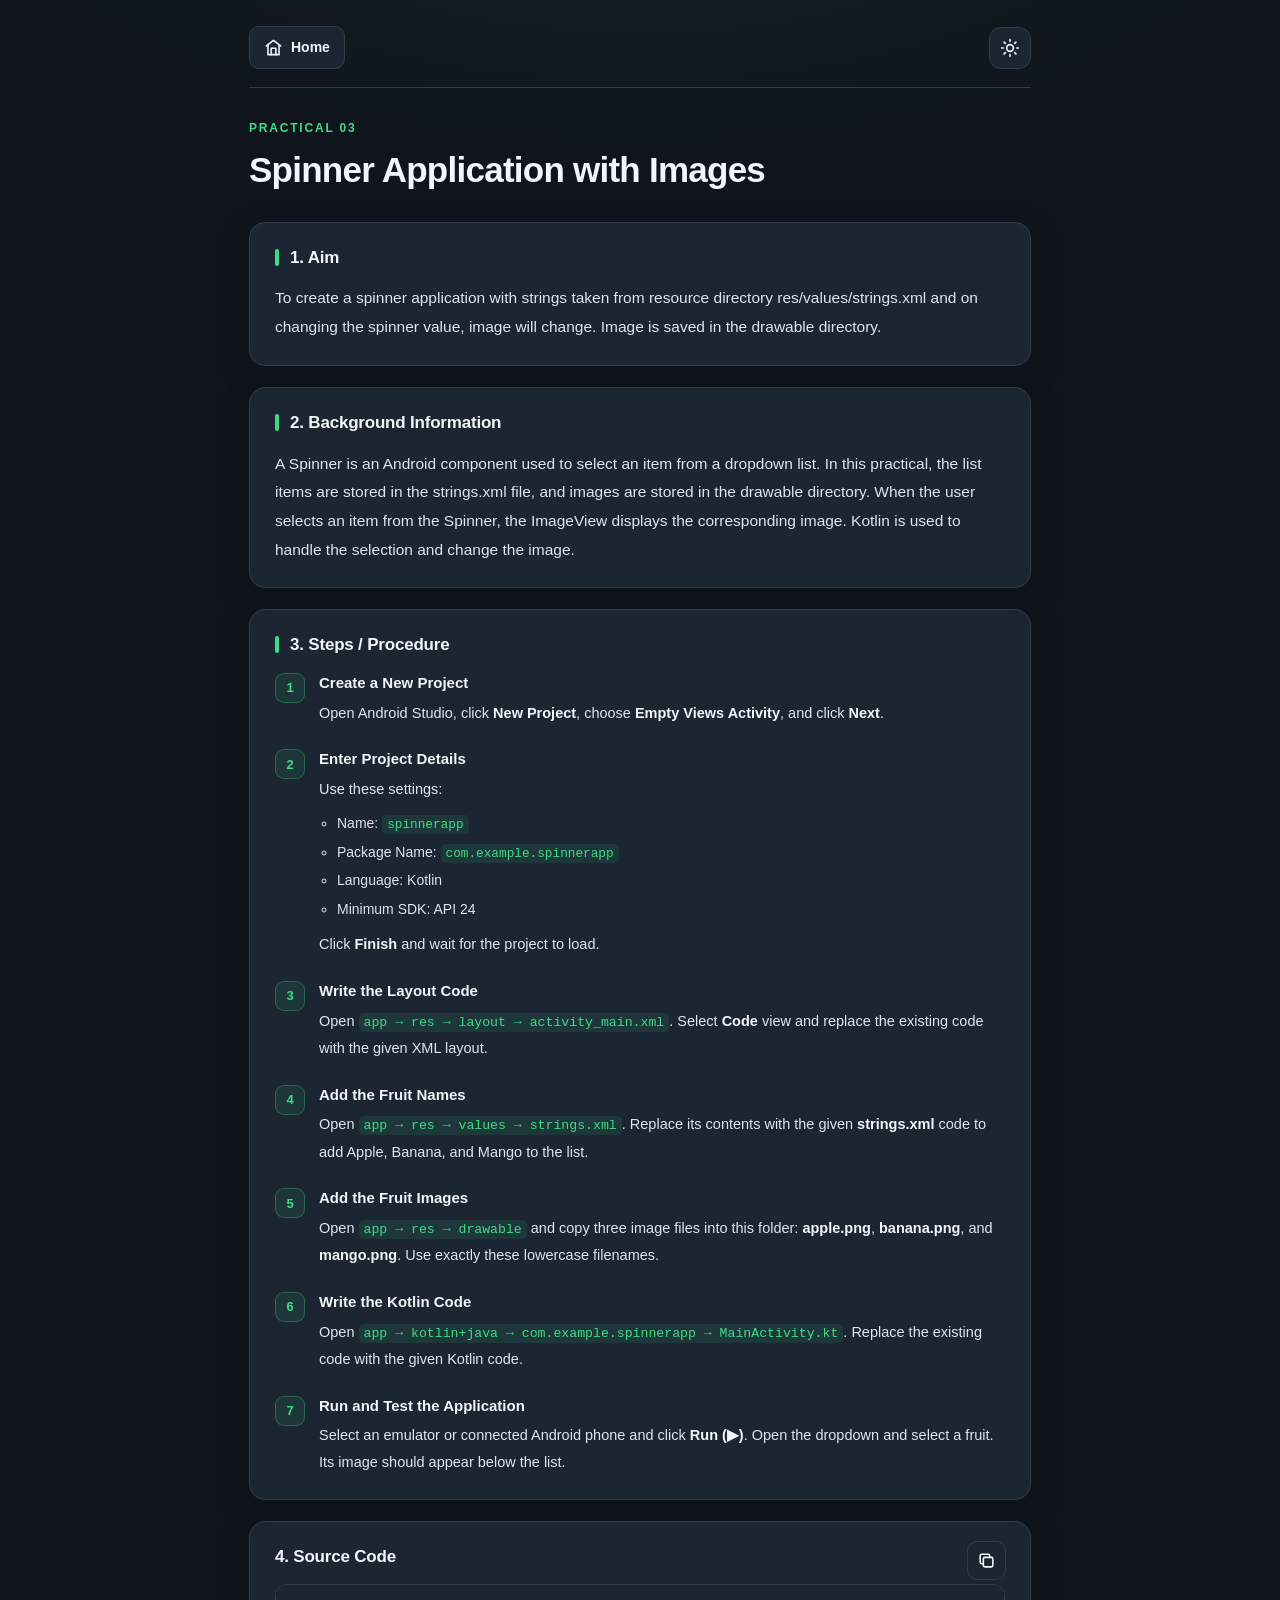
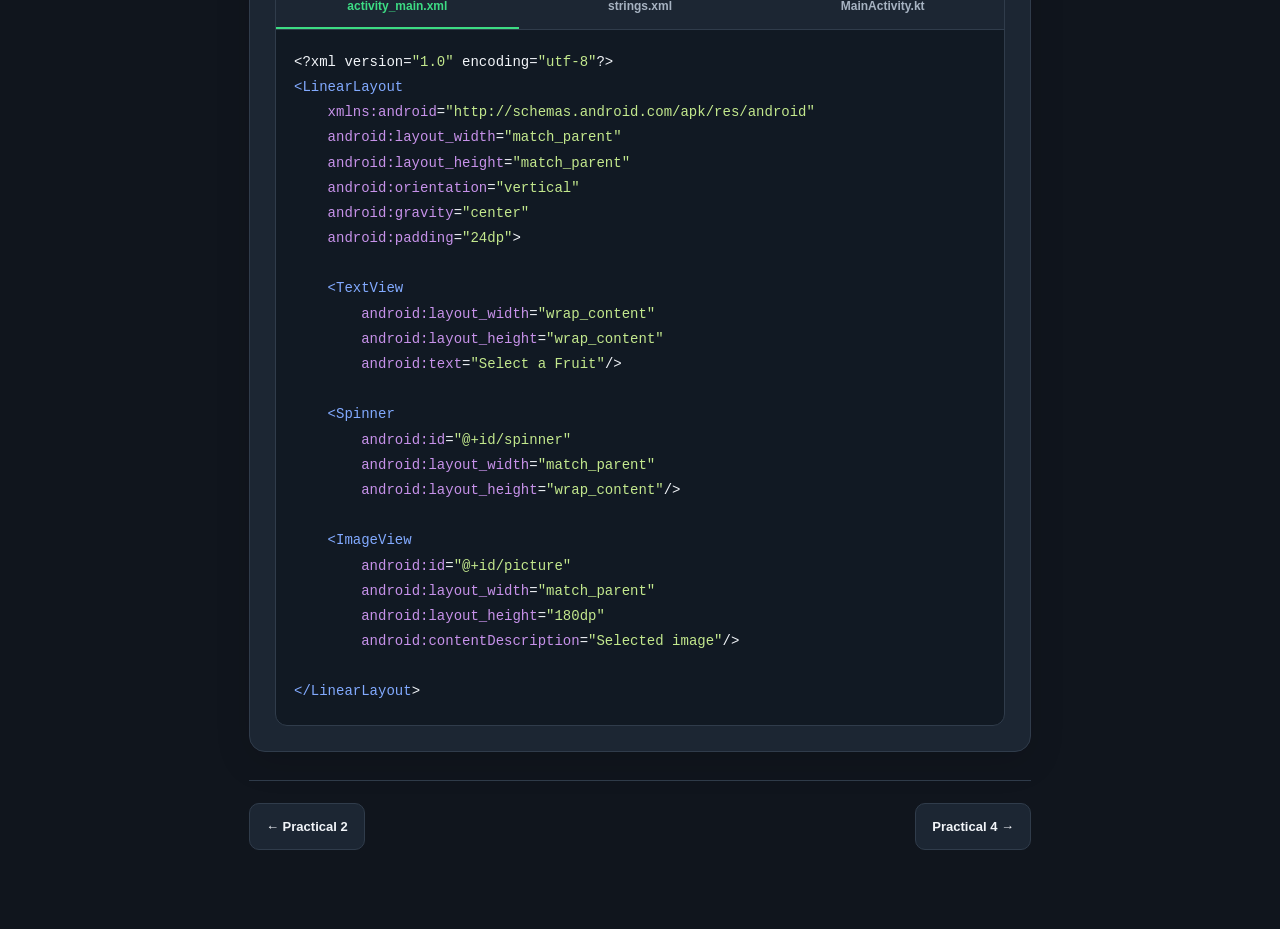
<file: p3.html>
<!DOCTYPE html>

<html lang="en"><head><meta charset="utf-8"/><meta content="width=device-width,initial-scale=1" name="viewport"/><title>Practical 3 - Spinner Application with Images</title><style>*{box-sizing:border-box} :root{--bg:#10151d;--card:#1c2633;--border:#303c4b;--text:#f2f5f9;--muted:#a7b3c2;--accent:#3ddc84;--hover:#253344;--code:#111923}html.light{--bg:#f4f6f8;--card:#fff;--border:#dce2e8;--text:#17212d;--muted:#526273;--accent:#16834b;--hover:#eef5f0;--code:#f0f3f7}body{margin:0;background:var(--bg);color:var(--text);font-family:Arial,sans-serif;line-height:1.65}.container{max-width:750px;margin:auto;padding:24px 16px}.header{display:flex;justify-content:space-between;align-items:center;margin-bottom:28px}.logo{font-size:22px;font-weight:700;letter-spacing:-.5px}.theme-toggle{display:flex;align-items:center;justify-content:center;width:42px;height:42px;background:var(--card);color:var(--text);border:1px solid var(--border);border-radius:12px;cursor:pointer}.theme-toggle svg{width:20px;height:20px}.practical{display:flex;align-items:center;gap:16px;padding:20px 16px;margin-bottom:12px;background:var(--card);border:1px solid var(--border);border-radius:12px;text-decoration:none;color:var(--text)}.practical:hover,.nav-btn:hover{background:var(--hover);border-color:var(--accent)}.number{color:var(--accent);font-size:16px;font-weight:700;min-width:28px}.name{font-size:15px;font-weight:500;line-height:1.5}@media(min-width:768px){.container{padding:45px 24px}.practical{padding:22px 24px}.name{font-size:17px}}h1{font-size:25px;line-height:1.3;margin:0 0 28px}.home-link{display:flex;align-items:center;gap:10px;color:var(--text);text-decoration:none;font-size:17px;font-weight:700}.home-link svg{width:19px;height:19px}.practical-number{color:var(--accent);font-size:13px;font-weight:700;letter-spacing:1px;margin-bottom:6px}.section{margin-bottom:30px}h2{font-size:18px;margin:0 0 12px}p{margin:0;font-size:15px}.steps{margin:0;padding:0;list-style:none;counter-reset:step}.steps>li{counter-increment:step;position:relative;padding-left:43px;margin-bottom:20px}.steps>li:before{content:counter(step);position:absolute;left:0;top:1px;width:28px;height:28px;background:var(--card);border:1px solid var(--border);color:var(--accent);border-radius:9px;display:flex;justify-content:center;align-items:center;font-size:13px;font-weight:700}.step-title{font-size:15px;font-weight:700;margin-bottom:5px}.steps p{font-size:14px}.steps p+p{margin-top:7px}.details{margin:8px 0;padding-left:18px;font-size:14px}.details li{margin:3px 0}.inline-code{font-family:Consolas,monospace;font-size:.9em;color:var(--accent);overflow-wrap:anywhere}.editor{border:1px solid var(--border);border-radius:12px;overflow:hidden;background:var(--code)}.tabs{display:flex;border-bottom:1px solid var(--border);overflow-x:auto}.tab{flex:1;padding:14px 12px;background:var(--card);color:var(--muted);border:0;border-bottom:2px solid transparent;font-size:12px;white-space:nowrap;cursor:pointer}.tab.active{color:var(--accent);border-bottom-color:var(--accent);font-weight:700}.code-toolbar{display:flex;justify-content:space-between;align-items:center;padding:10px 14px;border-bottom:1px solid var(--border);gap:8px}.filename{font-size:12px;color:var(--muted);font-family:Consolas,monospace}.copy-btn{background:var(--card);color:var(--text);border:1px solid var(--border);border-radius:7px;padding:7px 12px;font-size:12px;cursor:pointer}pre{margin:0;padding:18px 14px;overflow-x:auto;font-family:Consolas,'Courier New',monospace;font-size:12px;line-height:1.7;tab-size:4;color:var(--text)}.token-tag,.token-type{color:#82aaff}.token-attr,.token-keyword{color:#c792ea}.token-string{color:#c3e88d}.token-function{color:#89ddff}html.light .token-tag,html.light .token-type{color:#175bb5}html.light .token-attr,html.light .token-keyword{color:#8b3ab4}html.light .token-string{color:#237a38}html.light .token-function{color:#087b91}.navigation{display:flex;justify-content:space-between;gap:12px;margin-top:38px;padding-top:22px;border-top:1px solid var(--border)}.nav-btn{display:inline-flex;align-items:center;padding:12px 16px;background:var(--card);border:1px solid var(--border);border-radius:10px;color:var(--text);text-decoration:none;font-size:13px;font-weight:600}@media(min-width:768px){h1{font-size:30px}p{font-size:16px}pre{font-size:14px}}
.home-btn{display:inline-flex;align-items:center;justify-content:center;gap:8px;padding:9px 14px;border:1px solid var(--border);border-radius:10px;background:var(--card);color:var(--text);text-decoration:none;font-size:14px;font-weight:700}
.home-btn:hover{border-color:var(--accent)}
.navigation{justify-content:space-between}
.section:has(.editor){position:relative}
.code-title{padding-right:50px}
.copy-icon{position:absolute;right:0;top:-6px;display:flex;align-items:center;justify-content:center;width:39px;height:39px;background:var(--card);border:1px solid var(--border);border-radius:10px;color:var(--text);cursor:pointer;transition:color .15s,background .15s,transform .15s}
.copy-icon:hover{border-color:var(--accent)}
.copy-icon.flash{color:var(--accent);background:var(--hover);transform:scale(1.1)}
.token-number{color:#f7b267}.token-punctuation{color:#c9d5e5}
html.light .token-number{color:#9b5800}
.drawable-note{margin-top:18px;font-size:14px;line-height:1.65}.drawable-note ul{margin:6px 0 0;padding-left:24px}.tabs .tab{min-width:0;padding:13px 6px;font-size:11px}@media(min-width:480px){.tabs .tab{font-size:12px;padding:14px 12px}}
</style><script>try{if(localStorage.getItem('androidTheme')==='light')document.documentElement.classList.add('light')}catch(e){}</script><link href="reading.css" rel="stylesheet"/></head><body><div class="container"><header class="header"><a aria-label="Home" class="home-btn" href="index.html"><svg aria-hidden="true" fill="none" height="19" stroke="currentColor" stroke-linecap="round" stroke-linejoin="round" stroke-width="2" viewbox="0 0 24 24" width="19"><path d="m3 10 9-7 9 7"></path><path d="M5 9v12h14V9"></path><path d="M9 21v-8h6v8"></path></svg> Home</a><button aria-label="Toggle theme" class="theme-toggle" id="themeToggle" type="button"></button></header><main><div class="practical-number">PRACTICAL 03</div><h1>Spinner Application with Images</h1><section class="section"><h2>1. Aim</h2><p>To create a spinner application with strings taken from resource directory res/values/strings.xml and on changing the spinner value, image will change. Image is saved in the drawable directory.</p></section><section class="section"><h2>2. Background Information</h2><p>A Spinner is an Android component used to select an item from a dropdown list. In this practical, the list items are stored in the strings.xml file, and images are stored in the drawable directory. When the user selects an item from the Spinner, the ImageView displays the corresponding image. Kotlin is used to handle the selection and change the image.</p></section><section class="section"><h2>3. Steps / Procedure</h2><ol class="steps">
<li><div class="step-title">Create a New Project</div><p>Open Android Studio, click <strong>New Project</strong>, choose <strong>Empty Views Activity</strong>, and click <strong>Next</strong>.</p></li>
<li><div class="step-title">Enter Project Details</div><p>Use these settings:</p><ul class="details"><li>Name: <span class="inline-code">spinnerapp</span></li><li>Package Name: <span class="inline-code">com.example.spinnerapp</span></li><li>Language: Kotlin</li><li>Minimum SDK: API 24</li></ul><p>Click <strong>Finish</strong> and wait for the project to load.</p></li>
<li><div class="step-title">Write the Layout Code</div><p>Open <span class="inline-code">app → res → layout → activity_main.xml</span>. Select <strong>Code</strong> view and replace the existing code with the given XML layout.</p></li>
<li><div class="step-title">Add the Fruit Names</div><p>Open <span class="inline-code">app → res → values → strings.xml</span>. Replace its contents with the given <strong>strings.xml</strong> code to add Apple, Banana, and Mango to the list.</p></li>
<li><div class="step-title">Add the Fruit Images</div><p>Open <span class="inline-code">app → res → drawable</span> and copy three image files into this folder: <strong>apple.png</strong>, <strong>banana.png</strong>, and <strong>mango.png</strong>. Use exactly these lowercase filenames.</p></li>
<li><div class="step-title">Write the Kotlin Code</div><p>Open <span class="inline-code">app → kotlin+java → com.example.spinnerapp → MainActivity.kt</span>. Replace the existing code with the given Kotlin code.</p></li>
<li><div class="step-title">Run and Test the Application</div><p>Select an emulator or connected Android phone and click <strong>Run (▶)</strong>. Open the dropdown and select a fruit. Its image should appear below the list.</p></li>
</ol></section><section class="section"><h2 class="code-title">4. Source Code</h2><button aria-label="Copy source code" class="copy-icon" id="copyBtn" onclick="copyCode()" title="Copy source code" type="button"><svg aria-hidden="true" fill="none" height="19" stroke="currentColor" stroke-linecap="round" stroke-linejoin="round" stroke-width="2" viewbox="0 0 24 24" width="19"><rect height="12" rx="2" width="12" x="8" y="8"></rect><path d="M16 8V6a2 2 0 0 0-2-2H6a2 2 0 0 0-2 2v8a2 2 0 0 0 2 2h2"></path></svg></button><div class="editor"><div aria-label="Source code files" class="tabs" role="tablist"><button aria-controls="codePanel" aria-selected="true" class="tab active" id="tab-xml" onclick="showCode('xml')" role="tab" type="button">activity_main.xml</button><button aria-controls="codePanel" aria-selected="false" class="tab" id="tab-strings" onclick="showCode('strings')" role="tab" type="button">strings.xml</button><button aria-controls="codePanel" aria-selected="false" class="tab" id="tab-kotlin" onclick="showCode('kotlin')" role="tab" type="button">MainActivity.kt</button></div><div aria-labelledby="tab-xml" id="codePanel" role="tabpanel"><pre><code id="codeDisplay"></code></pre></div></div></section></main><nav class="navigation"><a class="nav-btn" href="p2.html">← Practical 2</a><a class="nav-btn" href="p4.html">Practical 4 →</a></nav></div><script id="xmlSource" type="text/plain">
<?xml version="1.0" encoding="utf-8"?>
<LinearLayout
    xmlns:android="http://schemas.android.com/apk/res/android"
    android:layout_width="match_parent"
    android:layout_height="match_parent"
    android:orientation="vertical"
    android:gravity="center"
    android:padding="24dp">

    <TextView
        android:layout_width="wrap_content"
        android:layout_height="wrap_content"
        android:text="Select a Fruit"/>

    <Spinner
        android:id="@+id/spinner"
        android:layout_width="match_parent"
        android:layout_height="wrap_content"/>

    <ImageView
        android:id="@+id/picture"
        android:layout_width="match_parent"
        android:layout_height="180dp"
        android:contentDescription="Selected image"/>

</LinearLayout>
</script><script id="stringsSource" type="text/plain">
<?xml version="1.0" encoding="utf-8"?>
<resources>
    <string name="app_name">SpinnerApp</string>

    <string-array name="items">
        <item>Apple</item>
        <item>Banana</item>
        <item>Mango</item>
    </string-array>
</resources>
</script><script id="kotlinSource" type="text/plain">
package com.example.spinnerapp

import android.os.Bundle
import android.view.View
import android.widget.AdapterView
import android.widget.ArrayAdapter
import android.widget.ImageView
import android.widget.Spinner
import androidx.appcompat.app.AppCompatActivity

class MainActivity : AppCompatActivity() {

    override fun onCreate(savedInstanceState: Bundle?) {
        super.onCreate(savedInstanceState)
        setContentView(R.layout.activity_main)

        val names = resources.getStringArray(R.array.items)
        val spinner = findViewById<Spinner>(R.id.spinner)
        val picture = findViewById<ImageView>(R.id.picture)

        spinner.adapter = ArrayAdapter(
            this,
            android.R.layout.simple_spinner_dropdown_item,
            names
        )

        spinner.onItemSelectedListener =
            object : AdapterView.OnItemSelectedListener {

                override fun onItemSelected(
                    parent: AdapterView<*>?,
                    view: View?,
                    position: Int,
                    id: Long
                ) {
                    val images = intArrayOf(
                        R.drawable.apple,
                        R.drawable.banana,
                        R.drawable.mango
                    )

                    picture.setImageResource(images[position])
                }

                override fun onNothingSelected(
                    parent: AdapterView<*>?
                ) {}
            }
    }
}
</script><script>const toggle=document.getElementById('themeToggle');const sun='<svg viewBox="0 0 24 24" fill="none" stroke="currentColor" stroke-width="2" stroke-linecap="round"><circle cx="12" cy="12" r="4"/><path d="M12 2v2m0 16v2M4.93 4.93l1.42 1.42m11.3 11.3 1.42 1.42M2 12h2m16 0h2M4.93 19.07l1.42-1.42m11.3-11.3 1.42-1.42"/></svg>';const moon='<svg viewBox="0 0 24 24" fill="none" stroke="currentColor" stroke-width="2" stroke-linecap="round"><path d="M20.985 12.486A9 9 0 0 1 11.514 3.015a9 9 0 1 0 9.471 9.471Z"/></svg>';function renderTheme(){let light=document.documentElement.classList.contains('light');toggle.innerHTML=light?moon:sun;toggle.setAttribute('aria-label',light?'Switch to dark mode':'Switch to light mode')}toggle.addEventListener('click',()=>{document.documentElement.classList.toggle('light');try{localStorage.setItem('androidTheme',document.documentElement.classList.contains('light')?'light':'dark')}catch(e){}renderTheme()});renderTheme();const sources={xml:document.getElementById('xmlSource').textContent.trim(),strings:document.getElementById('stringsSource').textContent.trim(),kotlin:document.getElementById('kotlinSource').textContent.trim()};
let currentFile='xml';
const codeDisplay=document.getElementById('codeDisplay'),copyBtn=document.getElementById('copyBtn');
function escapeHTML(s){return s.replace(/&/g,'&amp;').replace(/</g,'&lt;').replace(/>/g,'&gt;').replace(/"/g,'&quot;').replace(/'/g,'&#39;')}
function paint(s,cls){return '<span class="'+cls+'">'+escapeHTML(s)+'</span>'}
function highlightCode(code,language){
 if(language==='xml'||language==='strings'){
  return code.split(/(\"[^\"]*\")/g).map((piece,i)=>{
   if(i%2)return paint(piece,'token-string');
   return escapeHTML(piece).replace(/(&lt;\/?[\w.-]+)/g,'<span class="token-tag">$1</span>').replace(/\b([\w.-]+:[\w.-]+)(?==)/g,'<span class="token-attr">$1</span>');
  }).join('');
 }
 const rx=/("(?:\\.|[^"\\])*"|\b(?:package|import|class|override|fun|super|val|var|if|else|return|this|object|true|false|null|when)\b|\b(?:AppCompatActivity|Bundle|MainActivity|String|Int|Boolean|EditText|TextView|Button)\b|\b(?:onCreate|setContentView|findViewById|println|calculate|setOnClickListener|toString|toDoubleOrNull)\b|\b\d+(?:\.\d+)?\b)/g;
 return code.split(rx).map(piece=>{
  if(!piece)return '';
  if(/^"/.test(piece))return paint(piece,'token-string');
  if(/^(package|import|class|override|fun|super|val|var|if|else|return|this|object|true|false|null|when)$/.test(piece))return paint(piece,'token-keyword');
  if(/^(AppCompatActivity|Bundle|MainActivity|String|Int|Boolean|EditText|TextView|Button)$/.test(piece))return paint(piece,'token-type');
  if(/^(onCreate|setContentView|findViewById|println|calculate|setOnClickListener|toString|toDoubleOrNull)$/.test(piece))return paint(piece,'token-function');
  if(/^\d/.test(piece))return paint(piece,'token-number');
  return escapeHTML(piece);
 }).join('');
}
function showCode(file){
 currentFile=file;
 codeDisplay.innerHTML=highlightCode(sources[file],file);
 document.querySelectorAll('.tab').forEach(tab=>{
  const active=tab.id===(file==='xml'?'tab-xml':file==='strings'?'tab-strings':'tab-kotlin');
  tab.classList.toggle('active',active);tab.setAttribute('aria-selected',String(active));
 });
 document.getElementById('codePanel').setAttribute('aria-labelledby',file==='xml'?'tab-xml':file==='strings'?'tab-strings':'tab-kotlin');
}
async function copyCode(){
 let ok=false;
 try{await navigator.clipboard.writeText(sources[currentFile]);ok=true}
 catch(e){const t=document.createElement('textarea');t.value=sources[currentFile];t.style.position='fixed';t.style.opacity='0';document.body.appendChild(t);t.select();ok=document.execCommand('copy');t.remove()}
 if(ok){copyBtn.classList.remove('flash');void copyBtn.offsetWidth;copyBtn.classList.add('flash');setTimeout(()=>copyBtn.classList.remove('flash'),420)}
}
showCode('xml');</script></body></html>
</file>
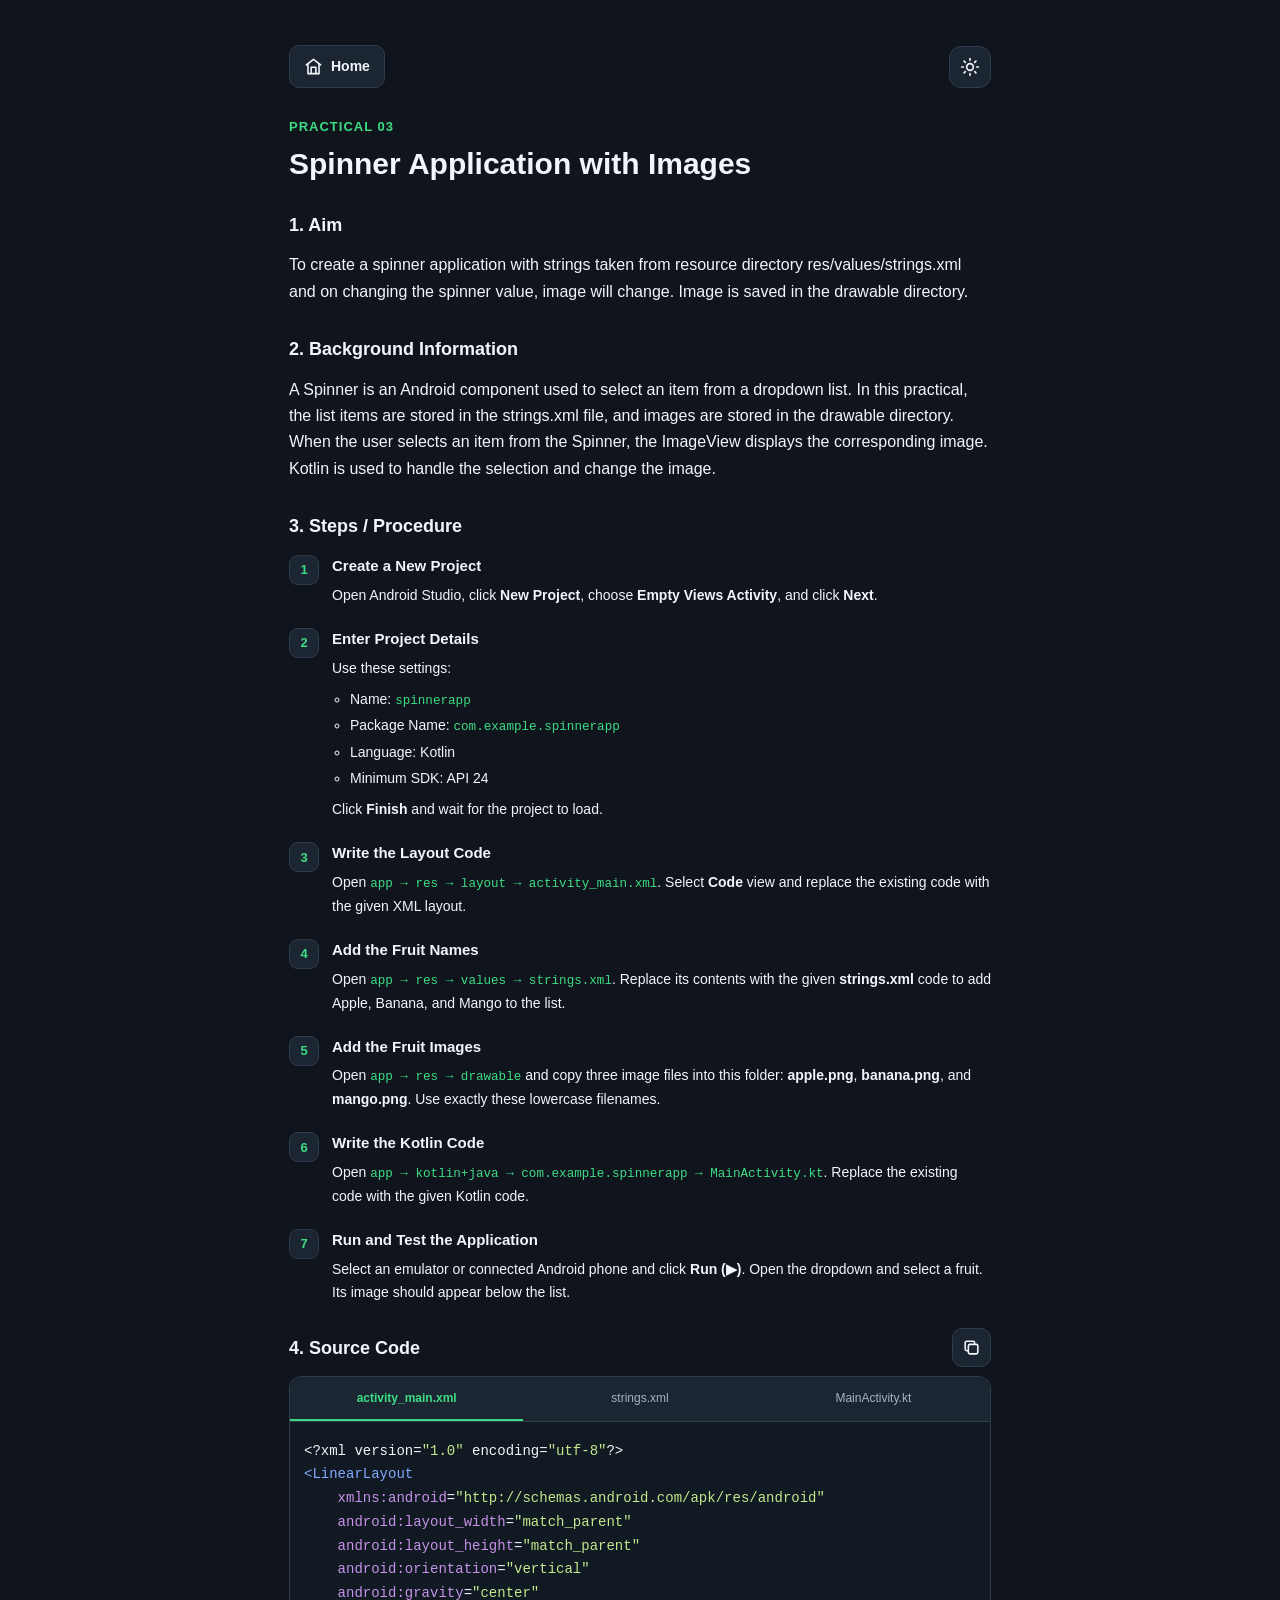
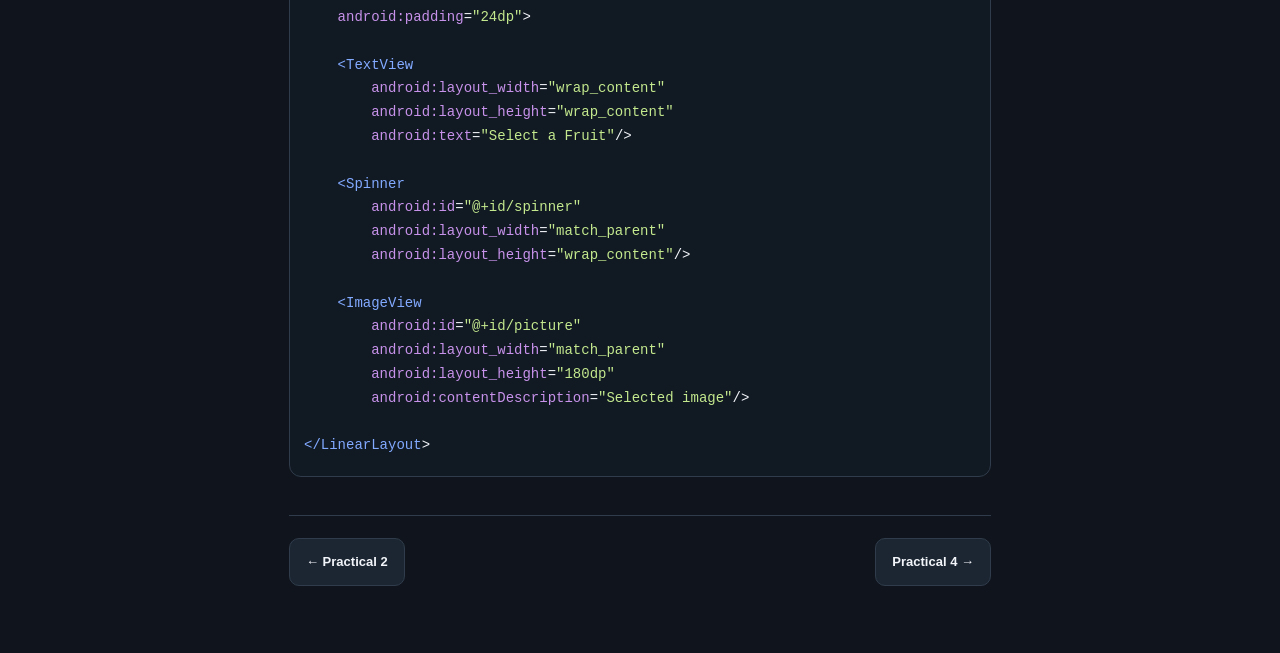
<file: p3_updated.html>
<!DOCTYPE html>
<html lang="en"><head><meta charset="utf-8"/><meta content="width=device-width,initial-scale=1" name="viewport"/><title>Practical 3 - Spinner Application with Images</title><style>*{box-sizing:border-box} :root{--bg:#10151d;--card:#1c2633;--border:#303c4b;--text:#f2f5f9;--muted:#a7b3c2;--accent:#3ddc84;--hover:#253344;--code:#111923}html.light{--bg:#f4f6f8;--card:#fff;--border:#dce2e8;--text:#17212d;--muted:#526273;--accent:#16834b;--hover:#eef5f0;--code:#f0f3f7}body{margin:0;background:var(--bg);color:var(--text);font-family:Arial,sans-serif;line-height:1.65}.container{max-width:750px;margin:auto;padding:24px 16px}.header{display:flex;justify-content:space-between;align-items:center;margin-bottom:28px}.logo{font-size:22px;font-weight:700;letter-spacing:-.5px}.theme-toggle{display:flex;align-items:center;justify-content:center;width:42px;height:42px;background:var(--card);color:var(--text);border:1px solid var(--border);border-radius:12px;cursor:pointer}.theme-toggle svg{width:20px;height:20px}.practical{display:flex;align-items:center;gap:16px;padding:20px 16px;margin-bottom:12px;background:var(--card);border:1px solid var(--border);border-radius:12px;text-decoration:none;color:var(--text)}.practical:hover,.nav-btn:hover{background:var(--hover);border-color:var(--accent)}.number{color:var(--accent);font-size:16px;font-weight:700;min-width:28px}.name{font-size:15px;font-weight:500;line-height:1.5}@media(min-width:768px){.container{padding:45px 24px}.practical{padding:22px 24px}.name{font-size:17px}}h1{font-size:25px;line-height:1.3;margin:0 0 28px}.home-link{display:flex;align-items:center;gap:10px;color:var(--text);text-decoration:none;font-size:17px;font-weight:700}.home-link svg{width:19px;height:19px}.practical-number{color:var(--accent);font-size:13px;font-weight:700;letter-spacing:1px;margin-bottom:6px}.section{margin-bottom:30px}h2{font-size:18px;margin:0 0 12px}p{margin:0;font-size:15px}.steps{margin:0;padding:0;list-style:none;counter-reset:step}.steps>li{counter-increment:step;position:relative;padding-left:43px;margin-bottom:20px}.steps>li:before{content:counter(step);position:absolute;left:0;top:1px;width:28px;height:28px;background:var(--card);border:1px solid var(--border);color:var(--accent);border-radius:9px;display:flex;justify-content:center;align-items:center;font-size:13px;font-weight:700}.step-title{font-size:15px;font-weight:700;margin-bottom:5px}.steps p{font-size:14px}.steps p+p{margin-top:7px}.details{margin:8px 0;padding-left:18px;font-size:14px}.details li{margin:3px 0}.inline-code{font-family:Consolas,monospace;font-size:.9em;color:var(--accent);overflow-wrap:anywhere}.editor{border:1px solid var(--border);border-radius:12px;overflow:hidden;background:var(--code)}.tabs{display:flex;border-bottom:1px solid var(--border);overflow-x:auto}.tab{flex:1;padding:14px 12px;background:var(--card);color:var(--muted);border:0;border-bottom:2px solid transparent;font-size:12px;white-space:nowrap;cursor:pointer}.tab.active{color:var(--accent);border-bottom-color:var(--accent);font-weight:700}.code-toolbar{display:flex;justify-content:space-between;align-items:center;padding:10px 14px;border-bottom:1px solid var(--border);gap:8px}.filename{font-size:12px;color:var(--muted);font-family:Consolas,monospace}.copy-btn{background:var(--card);color:var(--text);border:1px solid var(--border);border-radius:7px;padding:7px 12px;font-size:12px;cursor:pointer}pre{margin:0;padding:18px 14px;overflow-x:auto;font-family:Consolas,'Courier New',monospace;font-size:12px;line-height:1.7;tab-size:4;color:var(--text)}.token-tag,.token-type{color:#82aaff}.token-attr,.token-keyword{color:#c792ea}.token-string{color:#c3e88d}.token-function{color:#89ddff}html.light .token-tag,html.light .token-type{color:#175bb5}html.light .token-attr,html.light .token-keyword{color:#8b3ab4}html.light .token-string{color:#237a38}html.light .token-function{color:#087b91}.navigation{display:flex;justify-content:space-between;gap:12px;margin-top:38px;padding-top:22px;border-top:1px solid var(--border)}.nav-btn{display:inline-flex;align-items:center;padding:12px 16px;background:var(--card);border:1px solid var(--border);border-radius:10px;color:var(--text);text-decoration:none;font-size:13px;font-weight:600}@media(min-width:768px){h1{font-size:30px}p{font-size:16px}pre{font-size:14px}}
.home-btn{display:inline-flex;align-items:center;justify-content:center;gap:8px;padding:9px 14px;border:1px solid var(--border);border-radius:10px;background:var(--card);color:var(--text);text-decoration:none;font-size:14px;font-weight:700}
.home-btn:hover{border-color:var(--accent)}
.navigation{justify-content:space-between}
.section:has(.editor){position:relative}
.code-title{padding-right:50px}
.copy-icon{position:absolute;right:0;top:-6px;display:flex;align-items:center;justify-content:center;width:39px;height:39px;background:var(--card);border:1px solid var(--border);border-radius:10px;color:var(--text);cursor:pointer;transition:color .15s,background .15s,transform .15s}
.copy-icon:hover{border-color:var(--accent)}
.copy-icon.flash{color:var(--accent);background:var(--hover);transform:scale(1.1)}
.token-number{color:#f7b267}.token-punctuation{color:#c9d5e5}
html.light .token-number{color:#9b5800}
.drawable-note{margin-top:18px;font-size:14px;line-height:1.65}.drawable-note ul{margin:6px 0 0;padding-left:24px}.tabs .tab{min-width:0;padding:13px 6px;font-size:11px}@media(min-width:480px){.tabs .tab{font-size:12px;padding:14px 12px}}
</style><script>try{if(localStorage.getItem('androidTheme')==='light')document.documentElement.classList.add('light')}catch(e){}</script></head><body><div class="container"><header class="header"><a aria-label="Home" class="home-btn" href="index.html"><svg aria-hidden="true" fill="none" height="19" stroke="currentColor" stroke-linecap="round" stroke-linejoin="round" stroke-width="2" viewbox="0 0 24 24" width="19"><path d="m3 10 9-7 9 7"></path><path d="M5 9v12h14V9"></path><path d="M9 21v-8h6v8"></path></svg> Home</a><button aria-label="Toggle theme" class="theme-toggle" id="themeToggle" type="button"></button></header><main><div class="practical-number">PRACTICAL 03</div><h1>Spinner Application with Images</h1><section class="section"><h2>1. Aim</h2><p>To create a spinner application with strings taken from resource directory res/values/strings.xml and on changing the spinner value, image will change. Image is saved in the drawable directory.</p></section><section class="section"><h2>2. Background Information</h2><p>A Spinner is an Android component used to select an item from a dropdown list. In this practical, the list items are stored in the strings.xml file, and images are stored in the drawable directory. When the user selects an item from the Spinner, the ImageView displays the corresponding image. Kotlin is used to handle the selection and change the image.</p></section><section class="section"><h2>3. Steps / Procedure</h2><ol class="steps">
<li><div class="step-title">Create a New Project</div><p>Open Android Studio, click <strong>New Project</strong>, choose <strong>Empty Views Activity</strong>, and click <strong>Next</strong>.</p></li>
<li><div class="step-title">Enter Project Details</div><p>Use these settings:</p><ul class="details"><li>Name: <span class="inline-code">spinnerapp</span></li><li>Package Name: <span class="inline-code">com.example.spinnerapp</span></li><li>Language: Kotlin</li><li>Minimum SDK: API 24</li></ul><p>Click <strong>Finish</strong> and wait for the project to load.</p></li>
<li><div class="step-title">Write the Layout Code</div><p>Open <span class="inline-code">app → res → layout → activity_main.xml</span>. Select <strong>Code</strong> view and replace the existing code with the given XML layout.</p></li>
<li><div class="step-title">Add the Fruit Names</div><p>Open <span class="inline-code">app → res → values → strings.xml</span>. Replace its contents with the given <strong>strings.xml</strong> code to add Apple, Banana, and Mango to the list.</p></li>
<li><div class="step-title">Add the Fruit Images</div><p>Open <span class="inline-code">app → res → drawable</span> and copy three image files into this folder: <strong>apple.png</strong>, <strong>banana.png</strong>, and <strong>mango.png</strong>. Use exactly these lowercase filenames.</p></li>
<li><div class="step-title">Write the Kotlin Code</div><p>Open <span class="inline-code">app → kotlin+java → com.example.spinnerapp → MainActivity.kt</span>. Replace the existing code with the given Kotlin code.</p></li>
<li><div class="step-title">Run and Test the Application</div><p>Select an emulator or connected Android phone and click <strong>Run (▶)</strong>. Open the dropdown and select a fruit. Its image should appear below the list.</p></li>
</ol></section><section class="section"><h2 class="code-title">4. Source Code</h2><button aria-label="Copy source code" class="copy-icon" id="copyBtn" onclick="copyCode()" title="Copy source code" type="button"><svg aria-hidden="true" fill="none" height="19" stroke="currentColor" stroke-linecap="round" stroke-linejoin="round" stroke-width="2" viewbox="0 0 24 24" width="19"><rect height="12" rx="2" width="12" x="8" y="8"></rect><path d="M16 8V6a2 2 0 0 0-2-2H6a2 2 0 0 0-2 2v8a2 2 0 0 0 2 2h2"></path></svg></button><div class="editor"><div aria-label="Source code files" class="tabs" role="tablist"><button aria-controls="codePanel" aria-selected="true" class="tab active" id="tab-xml" onclick="showCode('xml')" role="tab" type="button">activity_main.xml</button><button aria-controls="codePanel" aria-selected="false" class="tab" id="tab-strings" onclick="showCode('strings')" role="tab" type="button">strings.xml</button><button aria-controls="codePanel" aria-selected="false" class="tab" id="tab-kotlin" onclick="showCode('kotlin')" role="tab" type="button">MainActivity.kt</button></div><div aria-labelledby="tab-xml" id="codePanel" role="tabpanel"><pre><code id="codeDisplay"></code></pre></div></section></main><nav class="navigation"><a class="nav-btn" href="p2.html">← Practical 2</a><a class="nav-btn" href="p4.html">Practical 4 →</a></nav></div><script id="xmlSource" type="text/plain">
<?xml version="1.0" encoding="utf-8"?>
<LinearLayout
    xmlns:android="http://schemas.android.com/apk/res/android"
    android:layout_width="match_parent"
    android:layout_height="match_parent"
    android:orientation="vertical"
    android:gravity="center"
    android:padding="24dp">

    <TextView
        android:layout_width="wrap_content"
        android:layout_height="wrap_content"
        android:text="Select a Fruit"/>

    <Spinner
        android:id="@+id/spinner"
        android:layout_width="match_parent"
        android:layout_height="wrap_content"/>

    <ImageView
        android:id="@+id/picture"
        android:layout_width="match_parent"
        android:layout_height="180dp"
        android:contentDescription="Selected image"/>

</LinearLayout>
</script><script id="stringsSource" type="text/plain">
<?xml version="1.0" encoding="utf-8"?>
<resources>
    <string name="app_name">SpinnerApp</string>

    <string-array name="items">
        <item>Apple</item>
        <item>Banana</item>
        <item>Mango</item>
    </string-array>
</resources>
</script><script id="kotlinSource" type="text/plain">
package com.example.spinnerapp

import android.os.Bundle
import android.view.View
import android.widget.AdapterView
import android.widget.ArrayAdapter
import android.widget.ImageView
import android.widget.Spinner
import androidx.appcompat.app.AppCompatActivity

class MainActivity : AppCompatActivity() {

    override fun onCreate(savedInstanceState: Bundle?) {
        super.onCreate(savedInstanceState)
        setContentView(R.layout.activity_main)

        val names = resources.getStringArray(R.array.items)
        val spinner = findViewById<Spinner>(R.id.spinner)
        val picture = findViewById<ImageView>(R.id.picture)

        spinner.adapter = ArrayAdapter(
            this,
            android.R.layout.simple_spinner_dropdown_item,
            names
        )

        spinner.onItemSelectedListener =
            object : AdapterView.OnItemSelectedListener {

                override fun onItemSelected(
                    parent: AdapterView<*>?,
                    view: View?,
                    position: Int,
                    id: Long
                ) {
                    val images = intArrayOf(
                        R.drawable.apple,
                        R.drawable.banana,
                        R.drawable.mango
                    )

                    picture.setImageResource(images[position])
                }

                override fun onNothingSelected(
                    parent: AdapterView<*>?
                ) {}
            }
    }
}
</script><script>const toggle=document.getElementById('themeToggle');const sun='<svg viewBox="0 0 24 24" fill="none" stroke="currentColor" stroke-width="2" stroke-linecap="round"><circle cx="12" cy="12" r="4"/><path d="M12 2v2m0 16v2M4.93 4.93l1.42 1.42m11.3 11.3 1.42 1.42M2 12h2m16 0h2M4.93 19.07l1.42-1.42m11.3-11.3 1.42-1.42"/></svg>';const moon='<svg viewBox="0 0 24 24" fill="none" stroke="currentColor" stroke-width="2" stroke-linecap="round"><path d="M20.985 12.486A9 9 0 0 1 11.514 3.015a9 9 0 1 0 9.471 9.471Z"/></svg>';function renderTheme(){let light=document.documentElement.classList.contains('light');toggle.innerHTML=light?moon:sun;toggle.setAttribute('aria-label',light?'Switch to dark mode':'Switch to light mode')}toggle.addEventListener('click',()=>{document.documentElement.classList.toggle('light');try{localStorage.setItem('androidTheme',document.documentElement.classList.contains('light')?'light':'dark')}catch(e){}renderTheme()});renderTheme();const sources={xml:document.getElementById('xmlSource').textContent.trim(),strings:document.getElementById('stringsSource').textContent.trim(),kotlin:document.getElementById('kotlinSource').textContent.trim()};
let currentFile='xml';
const codeDisplay=document.getElementById('codeDisplay'),copyBtn=document.getElementById('copyBtn');
function escapeHTML(s){return s.replace(/&/g,'&amp;').replace(/</g,'&lt;').replace(/>/g,'&gt;').replace(/"/g,'&quot;').replace(/'/g,'&#39;')}
function paint(s,cls){return '<span class="'+cls+'">'+escapeHTML(s)+'</span>'}
function highlightCode(code,language){
 if(language==='xml'||language==='strings'){
  return code.split(/(\"[^\"]*\")/g).map((piece,i)=>{
   if(i%2)return paint(piece,'token-string');
   return escapeHTML(piece).replace(/(&lt;\/?[\w.-]+)/g,'<span class="token-tag">$1</span>').replace(/\b([\w.-]+:[\w.-]+)(?==)/g,'<span class="token-attr">$1</span>');
  }).join('');
 }
 const rx=/("(?:\\.|[^"\\])*"|\b(?:package|import|class|override|fun|super|val|var|if|else|return|this|object|true|false|null|when)\b|\b(?:AppCompatActivity|Bundle|MainActivity|String|Int|Boolean|EditText|TextView|Button)\b|\b(?:onCreate|setContentView|findViewById|println|calculate|setOnClickListener|toString|toDoubleOrNull)\b|\b\d+(?:\.\d+)?\b)/g;
 return code.split(rx).map(piece=>{
  if(!piece)return '';
  if(/^"/.test(piece))return paint(piece,'token-string');
  if(/^(package|import|class|override|fun|super|val|var|if|else|return|this|object|true|false|null|when)$/.test(piece))return paint(piece,'token-keyword');
  if(/^(AppCompatActivity|Bundle|MainActivity|String|Int|Boolean|EditText|TextView|Button)$/.test(piece))return paint(piece,'token-type');
  if(/^(onCreate|setContentView|findViewById|println|calculate|setOnClickListener|toString|toDoubleOrNull)$/.test(piece))return paint(piece,'token-function');
  if(/^\d/.test(piece))return paint(piece,'token-number');
  return escapeHTML(piece);
 }).join('');
}
function showCode(file){
 currentFile=file;
 codeDisplay.innerHTML=highlightCode(sources[file],file);
 document.querySelectorAll('.tab').forEach(tab=>{
  const active=tab.id===(file==='xml'?'tab-xml':file==='strings'?'tab-strings':'tab-kotlin');
  tab.classList.toggle('active',active);tab.setAttribute('aria-selected',String(active));
 });
 document.getElementById('codePanel').setAttribute('aria-labelledby',file==='xml'?'tab-xml':file==='strings'?'tab-strings':'tab-kotlin');
}
async function copyCode(){
 let ok=false;
 try{await navigator.clipboard.writeText(sources[currentFile]);ok=true}
 catch(e){const t=document.createElement('textarea');t.value=sources[currentFile];t.style.position='fixed';t.style.opacity='0';document.body.appendChild(t);t.select();ok=document.execCommand('copy');t.remove()}
 if(ok){copyBtn.classList.remove('flash');void copyBtn.offsetWidth;copyBtn.classList.add('flash');setTimeout(()=>copyBtn.classList.remove('flash'),420)}
}
showCode('xml');</script></body></html>
</file>
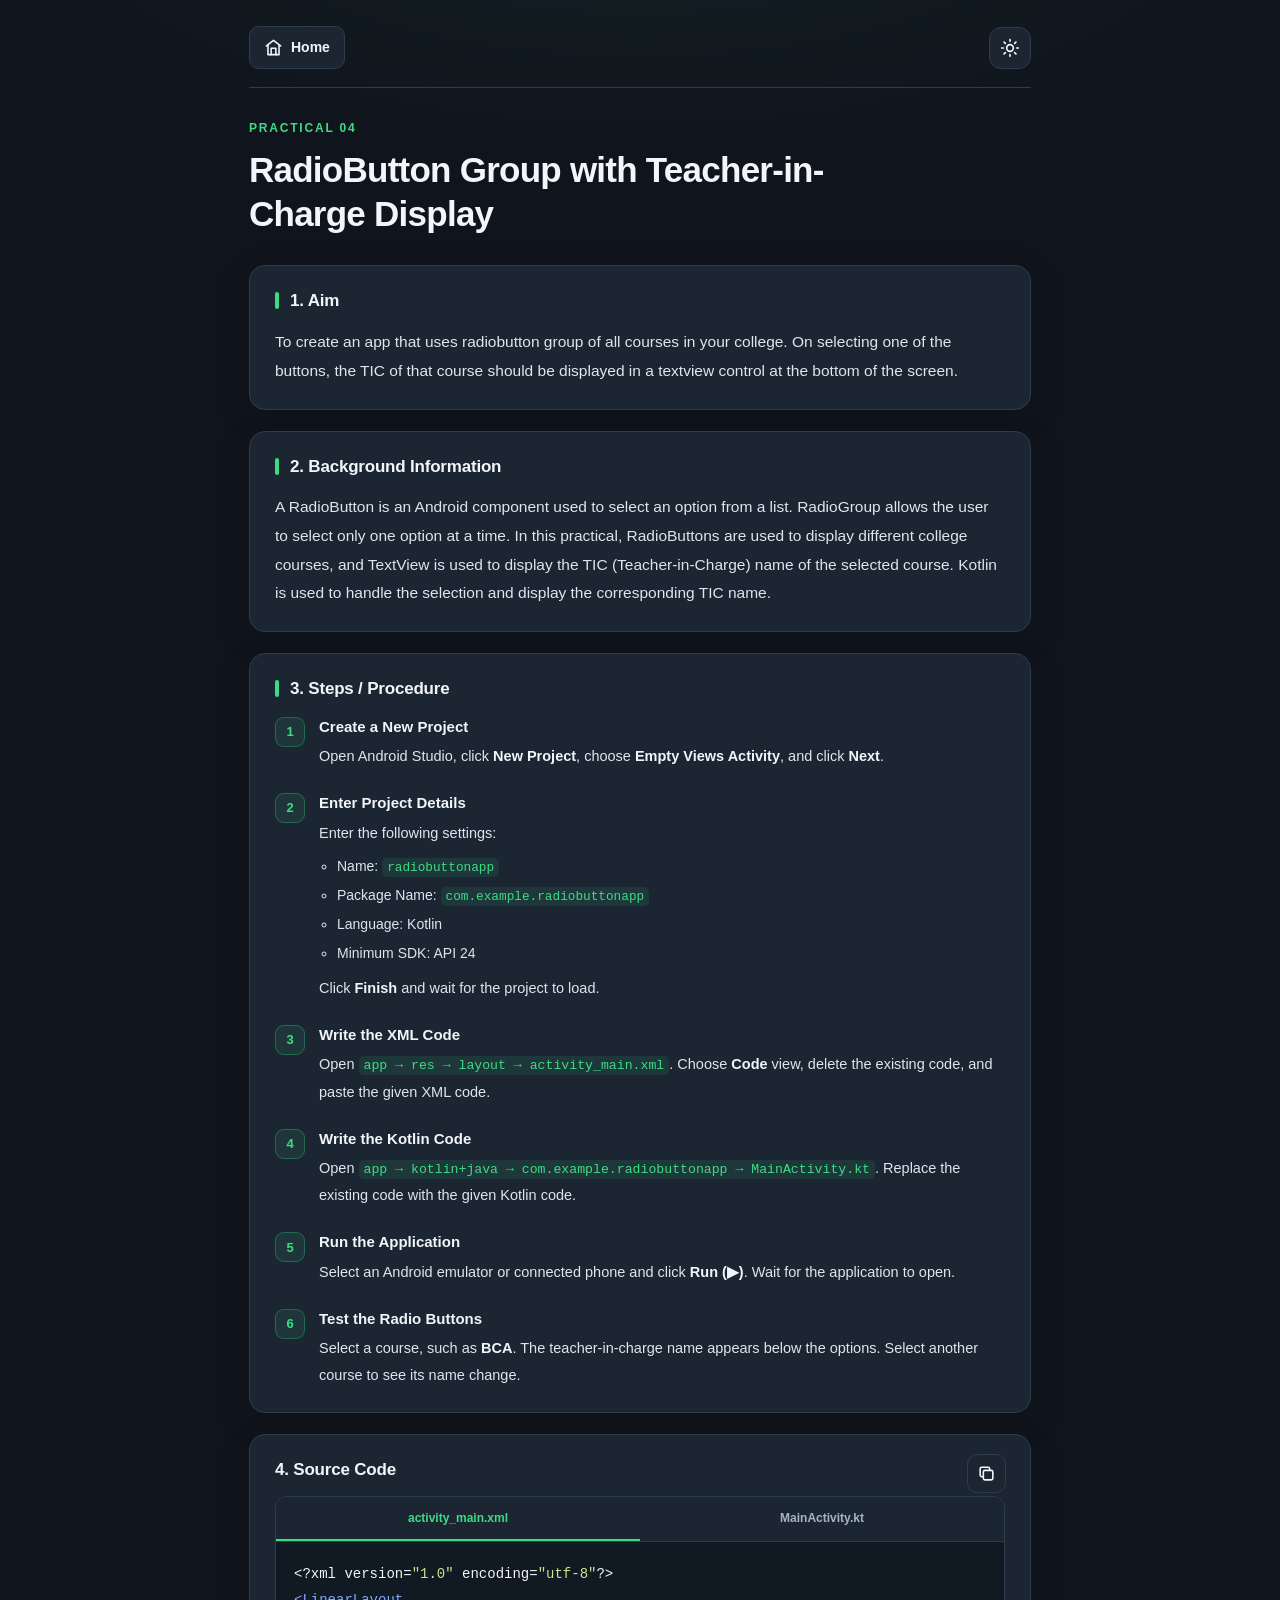
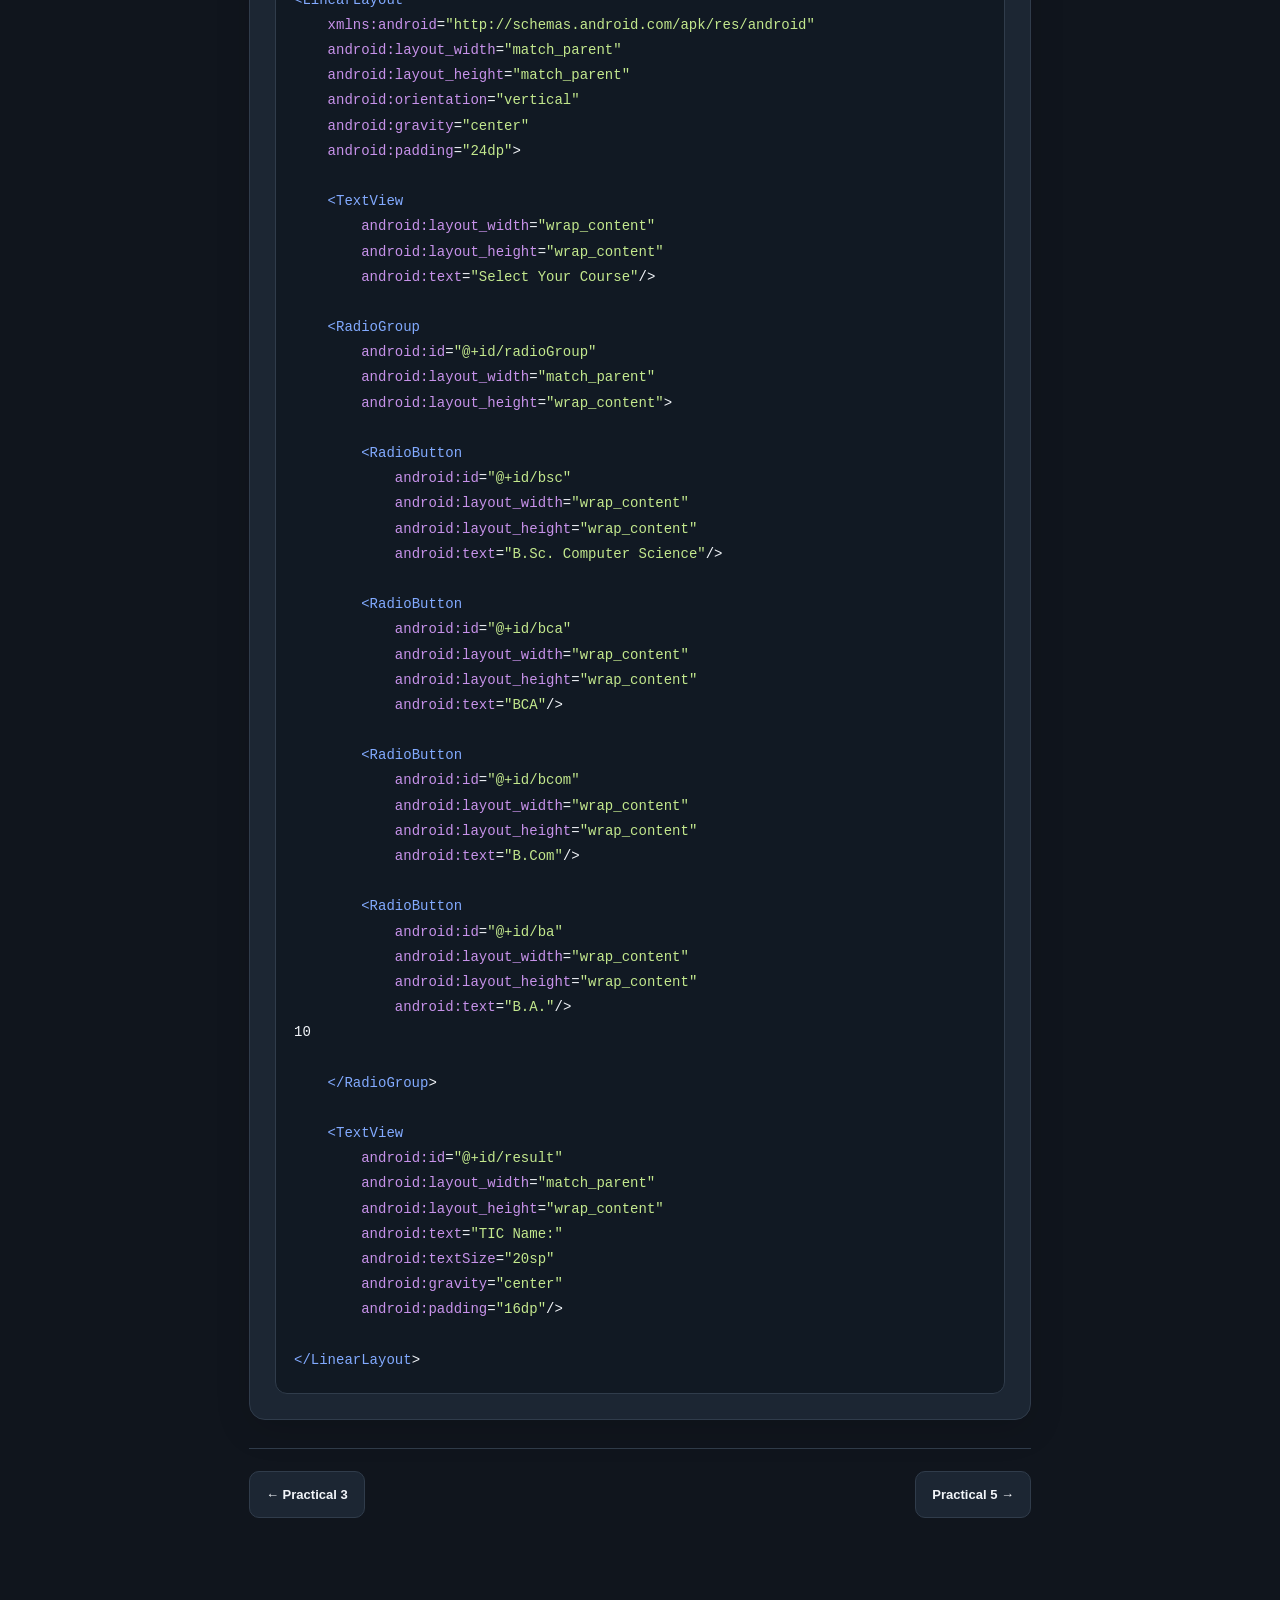
<file: p4.html>
<!DOCTYPE html>

<html lang="en"><head><meta charset="utf-8"/><meta content="width=device-width,initial-scale=1" name="viewport"/><title>Practical 4 - RadioButton Group with Teacher-in-Charge Display</title><style>*{box-sizing:border-box} :root{--bg:#10151d;--card:#1c2633;--border:#303c4b;--text:#f2f5f9;--muted:#a7b3c2;--accent:#3ddc84;--hover:#253344;--code:#111923}html.light{--bg:#f4f6f8;--card:#fff;--border:#dce2e8;--text:#17212d;--muted:#526273;--accent:#16834b;--hover:#eef5f0;--code:#f0f3f7}body{margin:0;background:var(--bg);color:var(--text);font-family:Arial,sans-serif;line-height:1.65}.container{max-width:750px;margin:auto;padding:24px 16px}.header{display:flex;justify-content:space-between;align-items:center;margin-bottom:28px}.logo{font-size:22px;font-weight:700;letter-spacing:-.5px}.theme-toggle{display:flex;align-items:center;justify-content:center;width:42px;height:42px;background:var(--card);color:var(--text);border:1px solid var(--border);border-radius:12px;cursor:pointer}.theme-toggle svg{width:20px;height:20px}.practical{display:flex;align-items:center;gap:16px;padding:20px 16px;margin-bottom:12px;background:var(--card);border:1px solid var(--border);border-radius:12px;text-decoration:none;color:var(--text)}.practical:hover,.nav-btn:hover{background:var(--hover);border-color:var(--accent)}.number{color:var(--accent);font-size:16px;font-weight:700;min-width:28px}.name{font-size:15px;font-weight:500;line-height:1.5}@media(min-width:768px){.container{padding:45px 24px}.practical{padding:22px 24px}.name{font-size:17px}}h1{font-size:25px;line-height:1.3;margin:0 0 28px}.home-link{display:flex;align-items:center;gap:10px;color:var(--text);text-decoration:none;font-size:17px;font-weight:700}.home-link svg{width:19px;height:19px}.practical-number{color:var(--accent);font-size:13px;font-weight:700;letter-spacing:1px;margin-bottom:6px}.section{margin-bottom:30px}h2{font-size:18px;margin:0 0 12px}p{margin:0;font-size:15px}.steps{margin:0;padding:0;list-style:none;counter-reset:step}.steps>li{counter-increment:step;position:relative;padding-left:43px;margin-bottom:20px}.steps>li:before{content:counter(step);position:absolute;left:0;top:1px;width:28px;height:28px;background:var(--card);border:1px solid var(--border);color:var(--accent);border-radius:9px;display:flex;justify-content:center;align-items:center;font-size:13px;font-weight:700}.step-title{font-size:15px;font-weight:700;margin-bottom:5px}.steps p{font-size:14px}.steps p+p{margin-top:7px}.details{margin:8px 0;padding-left:18px;font-size:14px}.details li{margin:3px 0}.inline-code{font-family:Consolas,monospace;font-size:.9em;color:var(--accent);overflow-wrap:anywhere}.editor{border:1px solid var(--border);border-radius:12px;overflow:hidden;background:var(--code)}.tabs{display:flex;border-bottom:1px solid var(--border);overflow-x:auto}.tab{flex:1;padding:14px 12px;background:var(--card);color:var(--muted);border:0;border-bottom:2px solid transparent;font-size:12px;white-space:nowrap;cursor:pointer}.tab.active{color:var(--accent);border-bottom-color:var(--accent);font-weight:700}.code-toolbar{display:flex;justify-content:space-between;align-items:center;padding:10px 14px;border-bottom:1px solid var(--border);gap:8px}.filename{font-size:12px;color:var(--muted);font-family:Consolas,monospace}.copy-btn{background:var(--card);color:var(--text);border:1px solid var(--border);border-radius:7px;padding:7px 12px;font-size:12px;cursor:pointer}pre{margin:0;padding:18px 14px;overflow-x:auto;font-family:Consolas,'Courier New',monospace;font-size:12px;line-height:1.7;tab-size:4;color:var(--text)}.token-tag,.token-type{color:#82aaff}.token-attr,.token-keyword{color:#c792ea}.token-string{color:#c3e88d}.token-function{color:#89ddff}html.light .token-tag,html.light .token-type{color:#175bb5}html.light .token-attr,html.light .token-keyword{color:#8b3ab4}html.light .token-string{color:#237a38}html.light .token-function{color:#087b91}.navigation{display:flex;justify-content:space-between;gap:12px;margin-top:38px;padding-top:22px;border-top:1px solid var(--border)}.nav-btn{display:inline-flex;align-items:center;padding:12px 16px;background:var(--card);border:1px solid var(--border);border-radius:10px;color:var(--text);text-decoration:none;font-size:13px;font-weight:600}@media(min-width:768px){h1{font-size:30px}p{font-size:16px}pre{font-size:14px}}
.home-btn{display:inline-flex;align-items:center;justify-content:center;gap:8px;padding:9px 14px;border:1px solid var(--border);border-radius:10px;background:var(--card);color:var(--text);text-decoration:none;font-size:14px;font-weight:700}
.home-btn:hover{border-color:var(--accent)}
.navigation{justify-content:space-between}
.section:has(.editor){position:relative}
.code-title{padding-right:50px}
.copy-icon{position:absolute;right:0;top:-6px;display:flex;align-items:center;justify-content:center;width:39px;height:39px;background:var(--card);border:1px solid var(--border);border-radius:10px;color:var(--text);cursor:pointer;transition:color .15s,background .15s,transform .15s}
.copy-icon:hover{border-color:var(--accent)}
.copy-icon.flash{color:var(--accent);background:var(--hover);transform:scale(1.1)}
.token-number{color:#f7b267}.token-punctuation{color:#c9d5e5}
html.light .token-number{color:#9b5800}
.drawable-note{margin-top:18px;font-size:14px;line-height:1.65}.drawable-note ul{margin:6px 0 0;padding-left:24px}.tabs .tab{min-width:0;padding:13px 6px;font-size:11px}@media(min-width:480px){.tabs .tab{font-size:12px;padding:14px 12px}}
</style><script>try{if(localStorage.getItem('androidTheme')==='light')document.documentElement.classList.add('light')}catch(e){}</script><link href="reading.css" rel="stylesheet"/></head><body><div class="container"><header class="header"><a aria-label="Home" class="home-btn" href="index.html"><svg aria-hidden="true" fill="none" height="19" stroke="currentColor" stroke-linecap="round" stroke-linejoin="round" stroke-width="2" viewbox="0 0 24 24" width="19"><path d="m3 10 9-7 9 7"></path><path d="M5 9v12h14V9"></path><path d="M9 21v-8h6v8"></path></svg> Home</a><button aria-label="Toggle theme" class="theme-toggle" id="themeToggle" type="button"></button></header><main><div class="practical-number">PRACTICAL 04</div><h1>RadioButton Group with Teacher-in-Charge Display</h1><section class="section"><h2>1. Aim</h2><p>To create an app that uses radiobutton group of all courses in your college. On selecting one of the buttons, the TIC of that course should be displayed in a textview control at the bottom of the screen.</p></section><section class="section"><h2>2. Background Information</h2><p>A RadioButton is an Android component used to select an option from a list. RadioGroup allows the user to select only one option at a time. In this practical, RadioButtons are used to display different college courses, and TextView is used to display the TIC (Teacher-in-Charge) name of the selected course. Kotlin is used to handle the selection and display the corresponding TIC name.</p></section><section class="section"><h2>3. Steps / Procedure</h2><ol class="steps">
<li><div class="step-title">Create a New Project</div><p>Open Android Studio, click <strong>New Project</strong>, choose <strong>Empty Views Activity</strong>, and click <strong>Next</strong>.</p></li>
<li><div class="step-title">Enter Project Details</div><p>Enter the following settings:</p><ul class="details"><li>Name: <span class="inline-code">radiobuttonapp</span></li><li>Package Name: <span class="inline-code">com.example.radiobuttonapp</span></li><li>Language: Kotlin</li><li>Minimum SDK: API 24</li></ul><p>Click <strong>Finish</strong> and wait for the project to load.</p></li>
<li><div class="step-title">Write the XML Code</div><p>Open <span class="inline-code">app → res → layout → activity_main.xml</span>. Choose <strong>Code</strong> view, delete the existing code, and paste the given XML code.</p></li>
<li><div class="step-title">Write the Kotlin Code</div><p>Open <span class="inline-code">app → kotlin+java → com.example.radiobuttonapp → MainActivity.kt</span>. Replace the existing code with the given Kotlin code.</p></li>
<li><div class="step-title">Run the Application</div><p>Select an Android emulator or connected phone and click <strong>Run (▶)</strong>. Wait for the application to open.</p></li>
<li><div class="step-title">Test the Radio Buttons</div><p>Select a course, such as <strong>BCA</strong>. The teacher-in-charge name appears below the options. Select another course to see its name change.</p></li>
</ol></section><section class="section"><h2 class="code-title">4. Source Code</h2><button aria-label="Copy source code" class="copy-icon" id="copyBtn" onclick="copyCode()" title="Copy source code" type="button"><svg aria-hidden="true" fill="none" height="19" stroke="currentColor" stroke-linecap="round" stroke-linejoin="round" stroke-width="2" viewbox="0 0 24 24" width="19"><rect height="12" rx="2" width="12" x="8" y="8"></rect><path d="M16 8V6a2 2 0 0 0-2-2H6a2 2 0 0 0-2 2v8a2 2 0 0 0 2 2h2"></path></svg></button><div class="editor"><div aria-label="Source code files" class="tabs" role="tablist"><button aria-controls="codePanel" aria-selected="true" class="tab active" id="tab-xml" onclick="showCode('xml')" role="tab" type="button">activity_main.xml</button><button aria-controls="codePanel" aria-selected="false" class="tab" id="tab-kotlin" onclick="showCode('kotlin')" role="tab" type="button">MainActivity.kt</button></div><div aria-labelledby="tab-xml" id="codePanel" role="tabpanel"><pre><code id="codeDisplay"></code></pre></div></div></section></main><nav class="navigation"><a class="nav-btn" href="p3.html">← Practical 3</a><a class="nav-btn" href="p5.html">Practical 5 →</a></nav></div><script id="xmlSource" type="text/plain">
<?xml version="1.0" encoding="utf-8"?> 
<LinearLayout 
    xmlns:android="http://schemas.android.com/apk/res/android" 
    android:layout_width="match_parent" 
    android:layout_height="match_parent" 
    android:orientation="vertical" 
    android:gravity="center" 
    android:padding="24dp"> 
     
    <TextView 
        android:layout_width="wrap_content" 
        android:layout_height="wrap_content" 
        android:text="Select Your Course"/> 
 
    <RadioGroup 
        android:id="@+id/radioGroup" 
        android:layout_width="match_parent" 
        android:layout_height="wrap_content"> 
 
        <RadioButton 
            android:id="@+id/bsc" 
            android:layout_width="wrap_content" 
            android:layout_height="wrap_content" 
            android:text="B.Sc. Computer Science"/> 
 
        <RadioButton 
            android:id="@+id/bca" 
            android:layout_width="wrap_content" 
            android:layout_height="wrap_content" 
            android:text="BCA"/> 
 
        <RadioButton 
            android:id="@+id/bcom" 
            android:layout_width="wrap_content" 
            android:layout_height="wrap_content" 
            android:text="B.Com"/> 
 
        <RadioButton 
            android:id="@+id/ba" 
            android:layout_width="wrap_content" 
            android:layout_height="wrap_content" 
            android:text="B.A."/>
10
 
    </RadioGroup> 
 
    <TextView 
        android:id="@+id/result" 
        android:layout_width="match_parent" 
        android:layout_height="wrap_content" 
        android:text="TIC Name:" 
        android:textSize="20sp" 
        android:gravity="center" 
        android:padding="16dp"/> 
 
</LinearLayout>
</script><script id="kotlinSource" type="text/plain">
package com.example.radiobuttonapp 
 
import android.os.Bundle 
import android.widget.RadioGroup 
import android.widget.TextView 
import androidx.appcompat.app.AppCompatActivity 
 
class MainActivity : AppCompatActivity() { 
 
    override fun onCreate(savedInstanceState: Bundle?) { 
        super.onCreate(savedInstanceState) 
        setContentView(R.layout.activity_main) 
 
        val radioGroup = findViewById<RadioGroup>(R.id.radioGroup) 
        val result = findViewById<TextView>(R.id.result) 
 
        radioGroup.setOnCheckedChangeListener { _, checkedId -> 
 
            val tic = when (checkedId) { 
                R.id.bsc -> "Prof. Sharma" 
                R.id.bca -> "Prof. Patil" 
                R.id.bcom -> "Prof. Desai" 
                R.id.ba -> "Prof. Singh" 
                else -> "" 
            } 
 
            result.text = "TIC Name: $tic" 
        } 
    } 
}
</script><script>const toggle=document.getElementById('themeToggle');const sun='<svg viewBox="0 0 24 24" fill="none" stroke="currentColor" stroke-width="2" stroke-linecap="round"><circle cx="12" cy="12" r="4"/><path d="M12 2v2m0 16v2M4.93 4.93l1.42 1.42m11.3 11.3 1.42 1.42M2 12h2m16 0h2M4.93 19.07l1.42-1.42m11.3-11.3 1.42-1.42"/></svg>';const moon='<svg viewBox="0 0 24 24" fill="none" stroke="currentColor" stroke-width="2" stroke-linecap="round"><path d="M20.985 12.486A9 9 0 0 1 11.514 3.015a9 9 0 1 0 9.471 9.471Z"/></svg>';function renderTheme(){let light=document.documentElement.classList.contains('light');toggle.innerHTML=light?moon:sun;toggle.setAttribute('aria-label',light?'Switch to dark mode':'Switch to light mode')}toggle.addEventListener('click',()=>{document.documentElement.classList.toggle('light');try{localStorage.setItem('androidTheme',document.documentElement.classList.contains('light')?'light':'dark')}catch(e){}renderTheme()});renderTheme();const sources={xml:document.getElementById('xmlSource').textContent.trim(),kotlin:document.getElementById('kotlinSource').textContent.trim()};
let currentFile='xml';
const codeDisplay=document.getElementById('codeDisplay'),copyBtn=document.getElementById('copyBtn');
function escapeHTML(s){return s.replace(/&/g,'&amp;').replace(/</g,'&lt;').replace(/>/g,'&gt;').replace(/"/g,'&quot;').replace(/'/g,'&#39;')}
function paint(s,cls){return '<span class="'+cls+'">'+escapeHTML(s)+'</span>'}
function highlightCode(code,language){
 if(language==='xml'){
  return code.split(/(\"[^\"]*\")/g).map((piece,i)=>{
   if(i%2)return paint(piece,'token-string');
   return escapeHTML(piece).replace(/(&lt;\/?[\w.-]+)/g,'<span class="token-tag">$1</span>').replace(/\b([\w.-]+:[\w.-]+)(?==)/g,'<span class="token-attr">$1</span>');
  }).join('');
 }
 const rx=/("(?:\\.|[^"\\])*"|\b(?:package|import|class|override|fun|super|val|var|if|else|return|this|object|true|false|null|when)\b|\b(?:AppCompatActivity|Bundle|MainActivity|String|Int|Boolean|EditText|TextView|Button|RadioGroup|RadioButton)\b|\b(?:onCreate|setContentView|findViewById|println|calculate|setOnClickListener|toString|toDoubleOrNull|setOnCheckedChangeListener)\b|\b\d+(?:\.\d+)?\b)/g;
 return code.split(rx).map(piece=>{
  if(!piece)return '';
  if(/^"/.test(piece))return paint(piece,'token-string');
  if(/^(package|import|class|override|fun|super|val|var|if|else|return|this|object|true|false|null|when)$/.test(piece))return paint(piece,'token-keyword');
  if(/^(AppCompatActivity|Bundle|MainActivity|String|Int|Boolean|EditText|TextView|Button|RadioGroup|RadioButton)$/.test(piece))return paint(piece,'token-type');
  if(/^(onCreate|setContentView|findViewById|println|calculate|setOnClickListener|toString|toDoubleOrNull|setOnCheckedChangeListener)$/.test(piece))return paint(piece,'token-function');
  if(/^\d/.test(piece))return paint(piece,'token-number');
  return escapeHTML(piece);
 }).join('');
}
function showCode(file){
 currentFile=file;
 codeDisplay.innerHTML=highlightCode(sources[file],file);
 document.querySelectorAll('.tab').forEach(tab=>{
  const active=tab.id===(file==='xml'?'tab-xml':'tab-kotlin');
  tab.classList.toggle('active',active);tab.setAttribute('aria-selected',String(active));
 });
 document.getElementById('codePanel').setAttribute('aria-labelledby',file==='xml'?'tab-xml':'tab-kotlin');
}
async function copyCode(){
 let ok=false;
 try{await navigator.clipboard.writeText(sources[currentFile]);ok=true}
 catch(e){const t=document.createElement('textarea');t.value=sources[currentFile];t.style.position='fixed';t.style.opacity='0';document.body.appendChild(t);t.select();ok=document.execCommand('copy');t.remove()}
 if(ok){copyBtn.classList.remove('flash');void copyBtn.offsetWidth;copyBtn.classList.add('flash');setTimeout(()=>copyBtn.classList.remove('flash'),420)}
}
showCode('xml');</script></body></html>
</file>
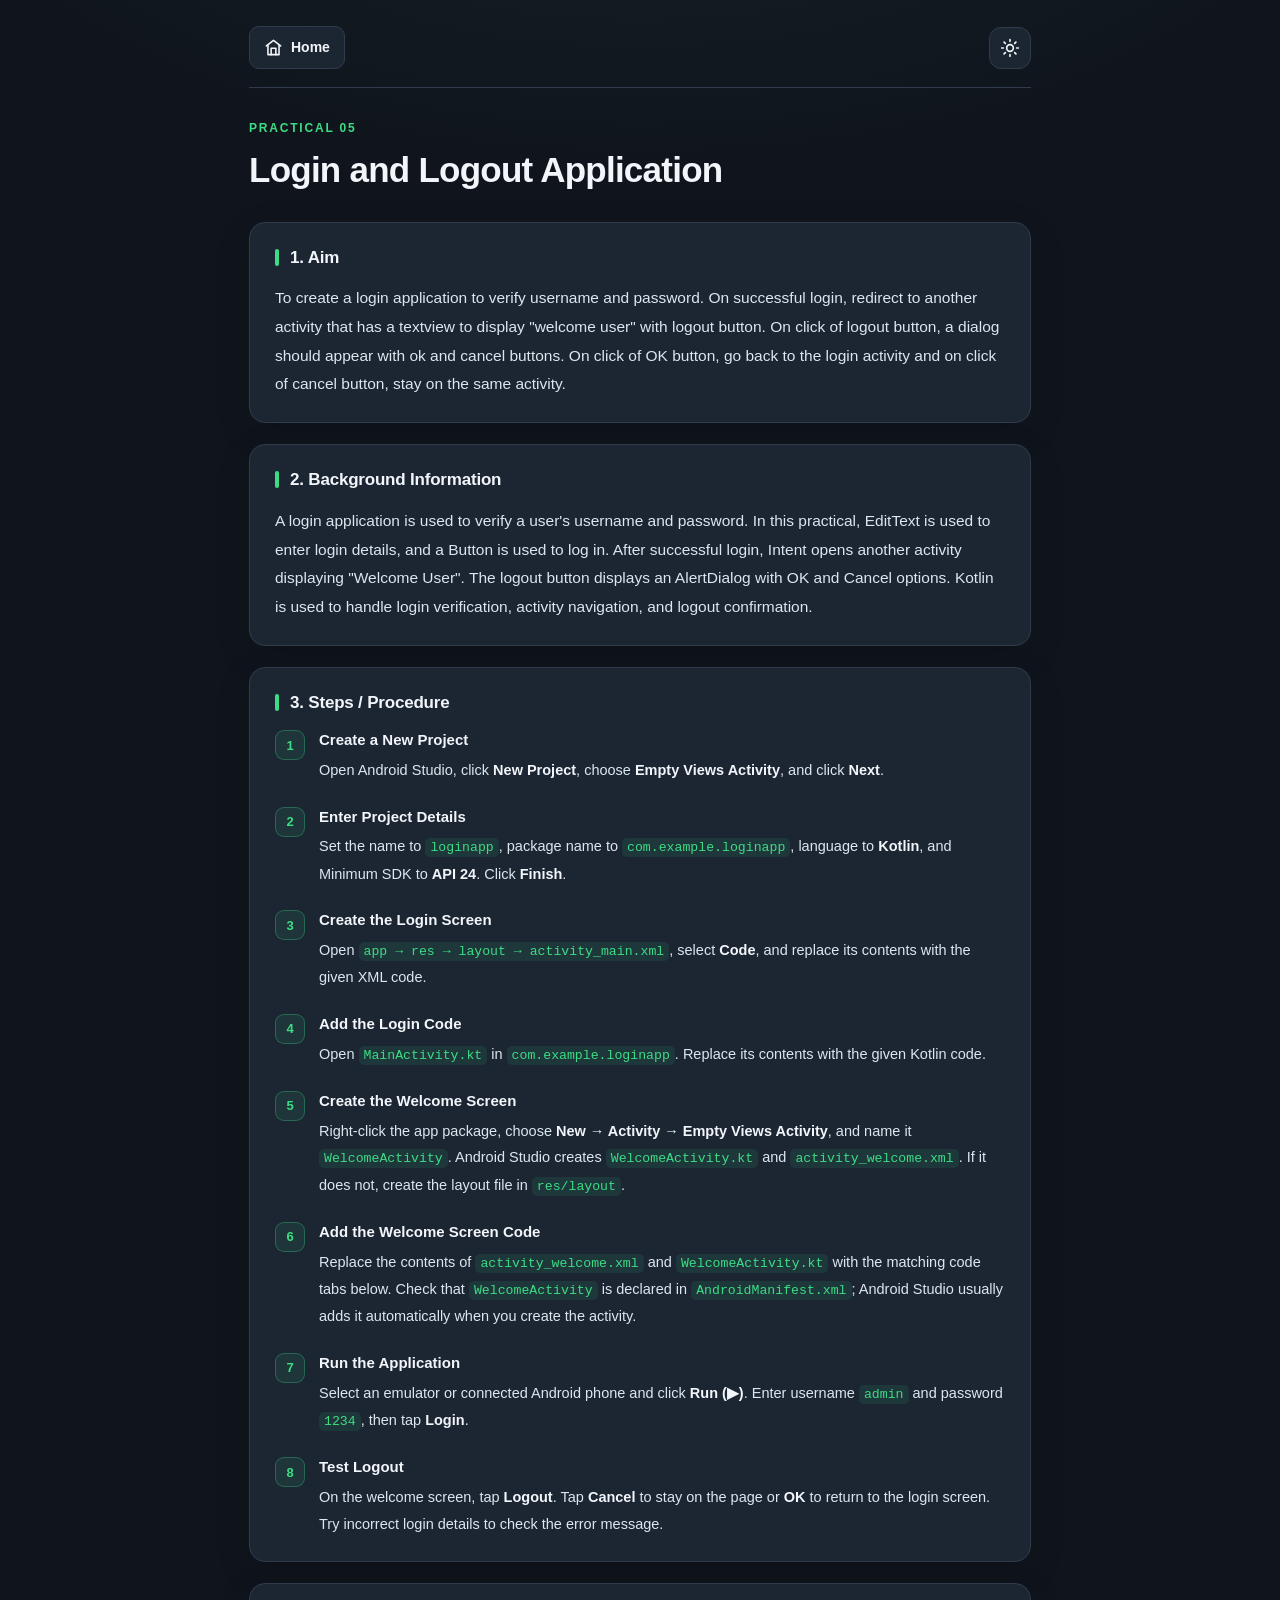
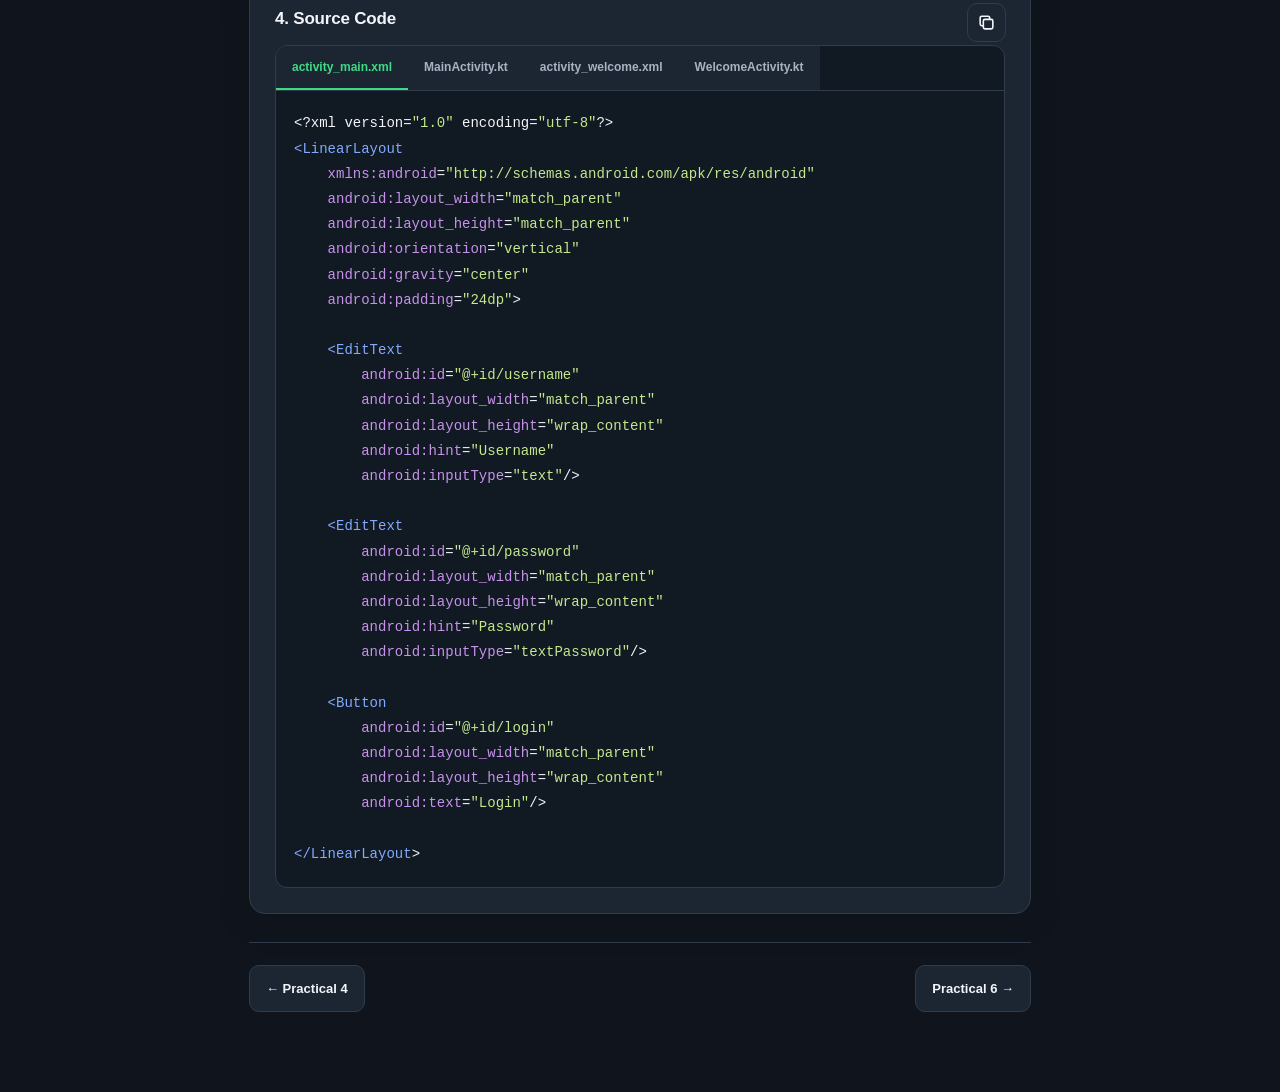
<file: p5.html>
<!DOCTYPE html>

<html lang="en"><head><meta charset="utf-8"/><meta content="width=device-width,initial-scale=1" name="viewport"/><title>Practical 5 - Login and Logout Application</title><style>*{box-sizing:border-box} :root{--bg:#10151d;--card:#1c2633;--border:#303c4b;--text:#f2f5f9;--muted:#a7b3c2;--accent:#3ddc84;--hover:#253344;--code:#111923}html.light{--bg:#f4f6f8;--card:#fff;--border:#dce2e8;--text:#17212d;--muted:#526273;--accent:#16834b;--hover:#eef5f0;--code:#f0f3f7}body{margin:0;background:var(--bg);color:var(--text);font-family:Arial,sans-serif;line-height:1.65}.container{max-width:750px;margin:auto;padding:24px 16px}.header{display:flex;justify-content:space-between;align-items:center;margin-bottom:28px}.logo{font-size:22px;font-weight:700;letter-spacing:-.5px}.theme-toggle{display:flex;align-items:center;justify-content:center;width:42px;height:42px;background:var(--card);color:var(--text);border:1px solid var(--border);border-radius:12px;cursor:pointer}.theme-toggle svg{width:20px;height:20px}.practical{display:flex;align-items:center;gap:16px;padding:20px 16px;margin-bottom:12px;background:var(--card);border:1px solid var(--border);border-radius:12px;text-decoration:none;color:var(--text)}.practical:hover,.nav-btn:hover{background:var(--hover);border-color:var(--accent)}.number{color:var(--accent);font-size:16px;font-weight:700;min-width:28px}.name{font-size:15px;font-weight:500;line-height:1.5}@media(min-width:768px){.container{padding:45px 24px}.practical{padding:22px 24px}.name{font-size:17px}}h1{font-size:25px;line-height:1.3;margin:0 0 28px}.home-link{display:flex;align-items:center;gap:10px;color:var(--text);text-decoration:none;font-size:17px;font-weight:700}.home-link svg{width:19px;height:19px}.practical-number{color:var(--accent);font-size:13px;font-weight:700;letter-spacing:1px;margin-bottom:6px}.section{margin-bottom:30px}h2{font-size:18px;margin:0 0 12px}p{margin:0;font-size:15px}.steps{margin:0;padding:0;list-style:none;counter-reset:step}.steps>li{counter-increment:step;position:relative;padding-left:43px;margin-bottom:20px}.steps>li:before{content:counter(step);position:absolute;left:0;top:1px;width:28px;height:28px;background:var(--card);border:1px solid var(--border);color:var(--accent);border-radius:9px;display:flex;justify-content:center;align-items:center;font-size:13px;font-weight:700}.step-title{font-size:15px;font-weight:700;margin-bottom:5px}.steps p{font-size:14px}.steps p+p{margin-top:7px}.details{margin:8px 0;padding-left:18px;font-size:14px}.details li{margin:3px 0}.inline-code{font-family:Consolas,monospace;font-size:.9em;color:var(--accent);overflow-wrap:anywhere}.editor{border:1px solid var(--border);border-radius:12px;overflow:hidden;background:var(--code)}.tabs{display:flex;border-bottom:1px solid var(--border);overflow-x:auto}.tab{flex:1;padding:14px 12px;background:var(--card);color:var(--muted);border:0;border-bottom:2px solid transparent;font-size:12px;white-space:nowrap;cursor:pointer}.tab.active{color:var(--accent);border-bottom-color:var(--accent);font-weight:700}.code-toolbar{display:flex;justify-content:space-between;align-items:center;padding:10px 14px;border-bottom:1px solid var(--border);gap:8px}.filename{font-size:12px;color:var(--muted);font-family:Consolas,monospace}.copy-btn{background:var(--card);color:var(--text);border:1px solid var(--border);border-radius:7px;padding:7px 12px;font-size:12px;cursor:pointer}pre{margin:0;padding:18px 14px;overflow-x:auto;font-family:Consolas,'Courier New',monospace;font-size:12px;line-height:1.7;tab-size:4;color:var(--text)}.token-tag,.token-type{color:#82aaff}.token-attr,.token-keyword{color:#c792ea}.token-string{color:#c3e88d}.token-function{color:#89ddff}html.light .token-tag,html.light .token-type{color:#175bb5}html.light .token-attr,html.light .token-keyword{color:#8b3ab4}html.light .token-string{color:#237a38}html.light .token-function{color:#087b91}.navigation{display:flex;justify-content:space-between;gap:12px;margin-top:38px;padding-top:22px;border-top:1px solid var(--border)}.nav-btn{display:inline-flex;align-items:center;padding:12px 16px;background:var(--card);border:1px solid var(--border);border-radius:10px;color:var(--text);text-decoration:none;font-size:13px;font-weight:600}@media(min-width:768px){h1{font-size:30px}p{font-size:16px}pre{font-size:14px}}
.home-btn{display:inline-flex;align-items:center;justify-content:center;gap:8px;padding:9px 14px;border:1px solid var(--border);border-radius:10px;background:var(--card);color:var(--text);text-decoration:none;font-size:14px;font-weight:700}
.home-btn:hover{border-color:var(--accent)}
.navigation{justify-content:space-between}
.section:has(.editor){position:relative}
.code-title{padding-right:50px}
.copy-icon{position:absolute;right:0;top:-6px;display:flex;align-items:center;justify-content:center;width:39px;height:39px;background:var(--card);border:1px solid var(--border);border-radius:10px;color:var(--text);cursor:pointer;transition:color .15s,background .15s,transform .15s}
.copy-icon:hover{border-color:var(--accent)}
.copy-icon.flash{color:var(--accent);background:var(--hover);transform:scale(1.1)}
.token-number{color:#f7b267}.token-punctuation{color:#c9d5e5}
html.light .token-number{color:#9b5800}
.drawable-note{margin-top:18px;font-size:14px;line-height:1.65}.drawable-note ul{margin:6px 0 0;padding-left:24px}.tabs .tab{min-width:0;padding:13px 6px;font-size:11px}@media(min-width:480px){.tabs .tab{font-size:12px;padding:14px 12px}}

.tabs .tab{flex:0 0 auto;min-width:max-content;padding:14px 16px}.tabs{overflow-x:auto;scrollbar-width:thin}
</style><script>try{if(localStorage.getItem('androidTheme')==='light')document.documentElement.classList.add('light')}catch(e){}</script><link href="reading.css" rel="stylesheet"/></head><body><div class="container"><header class="header"><a aria-label="Home" class="home-btn" href="index.html"><svg aria-hidden="true" fill="none" height="19" stroke="currentColor" stroke-linecap="round" stroke-linejoin="round" stroke-width="2" viewbox="0 0 24 24" width="19"><path d="m3 10 9-7 9 7"></path><path d="M5 9v12h14V9"></path><path d="M9 21v-8h6v8"></path></svg> Home</a><button aria-label="Toggle theme" class="theme-toggle" id="themeToggle" type="button"></button></header><main><div class="practical-number">PRACTICAL 05</div><h1>Login and Logout Application</h1><section class="section"><h2>1. Aim</h2><p>To create a login application to verify username and password. On successful login, redirect to another activity that has a textview to display "welcome user" with logout button. On click of logout button, a dialog should appear with ok and cancel buttons. On click of OK button, go back to the login activity and on click of cancel button, stay on the same activity.</p></section><section class="section"><h2>2. Background Information</h2><p>A login application is used to verify a user's username and password. In this practical, EditText is used to enter login details, and a Button is used to log in. After successful login, Intent opens another activity displaying "Welcome User". The logout button displays an AlertDialog with OK and Cancel options. Kotlin is used to handle login verification, activity navigation, and logout confirmation.</p></section><section class="section"><h2>3. Steps / Procedure</h2><ol class="steps">
<li><div class="step-title">Create a New Project</div><p>Open Android Studio, click <strong>New Project</strong>, choose <strong>Empty Views Activity</strong>, and click <strong>Next</strong>.</p></li>
<li><div class="step-title">Enter Project Details</div><p>Set the name to <span class="inline-code">loginapp</span>, package name to <span class="inline-code">com.example.loginapp</span>, language to <strong>Kotlin</strong>, and Minimum SDK to <strong>API 24</strong>. Click <strong>Finish</strong>.</p></li>
<li><div class="step-title">Create the Login Screen</div><p>Open <span class="inline-code">app → res → layout → activity_main.xml</span>, select <strong>Code</strong>, and replace its contents with the given XML code.</p></li>
<li><div class="step-title">Add the Login Code</div><p>Open <span class="inline-code">MainActivity.kt</span> in <span class="inline-code">com.example.loginapp</span>. Replace its contents with the given Kotlin code.</p></li>
<li><div class="step-title">Create the Welcome Screen</div><p>Right-click the app package, choose <strong>New → Activity → Empty Views Activity</strong>, and name it <span class="inline-code">WelcomeActivity</span>. Android Studio creates <span class="inline-code">WelcomeActivity.kt</span> and <span class="inline-code">activity_welcome.xml</span>. If it does not, create the layout file in <span class="inline-code">res/layout</span>.</p></li>
<li><div class="step-title">Add the Welcome Screen Code</div><p>Replace the contents of <span class="inline-code">activity_welcome.xml</span> and <span class="inline-code">WelcomeActivity.kt</span> with the matching code tabs below. Check that <span class="inline-code">WelcomeActivity</span> is declared in <span class="inline-code">AndroidManifest.xml</span>; Android Studio usually adds it automatically when you create the activity.</p></li>
<li><div class="step-title">Run the Application</div><p>Select an emulator or connected Android phone and click <strong>Run (▶)</strong>. Enter username <span class="inline-code">admin</span> and password <span class="inline-code">1234</span>, then tap <strong>Login</strong>.</p></li>
<li><div class="step-title">Test Logout</div><p>On the welcome screen, tap <strong>Logout</strong>. Tap <strong>Cancel</strong> to stay on the page or <strong>OK</strong> to return to the login screen. Try incorrect login details to check the error message.</p></li>
</ol></section><section class="section"><h2 class="code-title">4. Source Code</h2><button aria-label="Copy source code" class="copy-icon" id="copyBtn" onclick="copyCode()" title="Copy source code" type="button"><svg aria-hidden="true" fill="none" height="19" stroke="currentColor" stroke-linecap="round" stroke-linejoin="round" stroke-width="2" viewbox="0 0 24 24" width="19"><rect height="12" rx="2" width="12" x="8" y="8"></rect><path d="M16 8V6a2 2 0 0 0-2-2H6a2 2 0 0 0-2 2v8a2 2 0 0 0 2 2h2"></path></svg></button><div class="editor"><div aria-label="Source code files" class="tabs" role="tablist"><button aria-controls="codePanel" aria-selected="true" class="tab active" id="tab-xml" onclick="showCode('xml')" role="tab" type="button">activity_main.xml</button><button aria-controls="codePanel" aria-selected="false" class="tab" id="tab-kotlin" onclick="showCode('kotlin')" role="tab" type="button">MainActivity.kt</button><button aria-controls="codePanel" aria-selected="false" class="tab" id="tab-welcomeXml" onclick="showCode('welcomeXml')" role="tab" type="button">activity_welcome.xml</button><button aria-controls="codePanel" aria-selected="false" class="tab" id="tab-welcomeKt" onclick="showCode('welcomeKt')" role="tab" type="button">WelcomeActivity.kt</button></div><div aria-labelledby="tab-xml" id="codePanel" role="tabpanel"><pre><code id="codeDisplay"></code></pre></div></div></section></main><nav class="navigation"><a class="nav-btn" href="p4.html">← Practical 4</a><a class="nav-btn" href="p6.html">Practical 6 →</a></nav></div><script id="xmlSource" type="text/plain">
<?xml version="1.0" encoding="utf-8"?>
<LinearLayout
    xmlns:android="http://schemas.android.com/apk/res/android"
    android:layout_width="match_parent"
    android:layout_height="match_parent"
    android:orientation="vertical"
    android:gravity="center"
    android:padding="24dp">

    <EditText
        android:id="@+id/username"
        android:layout_width="match_parent"
        android:layout_height="wrap_content"
        android:hint="Username"
        android:inputType="text"/>

    <EditText
        android:id="@+id/password"
        android:layout_width="match_parent"
        android:layout_height="wrap_content"
        android:hint="Password"
        android:inputType="textPassword"/>

    <Button
        android:id="@+id/login"
        android:layout_width="match_parent"
        android:layout_height="wrap_content"
        android:text="Login"/>

</LinearLayout>
</script><script id="kotlinSource" type="text/plain">
package com.example.loginapp

import android.os.Bundle
import android.content.Intent
import android.widget.Button
import android.widget.EditText
import android.widget.Toast
import androidx.appcompat.app.AppCompatActivity

class MainActivity : AppCompatActivity() {

    override fun onCreate(savedInstanceState: Bundle?) {
        super.onCreate(savedInstanceState)
        setContentView(R.layout.activity_main)

        val user = findViewById<EditText>(R.id.username)
        val pass = findViewById<EditText>(R.id.password)

        findViewById<Button>(R.id.login).setOnClickListener {

            if (user.text.toString() == "admin" &&
                pass.text.toString() == "1234") {

                startActivity(
                    Intent(this, WelcomeActivity::class.java)
                )
                finish()

            } else {
                Toast.makeText(
                    this,
                    "Invalid Login",
                    Toast.LENGTH_SHORT
                ).show()
            }
        }
    }
}
</script><script id="welcomeXmlSource" type="text/plain">
<?xml version="1.0" encoding="utf-8"?>
<LinearLayout
    xmlns:android="http://schemas.android.com/apk/res/android"
    android:layout_width="match_parent"
    android:layout_height="match_parent"
    android:orientation="vertical"
    android:gravity="center"
    android:padding="24dp">

    <TextView
        android:id="@+id/welcome"
        android:layout_width="match_parent"
        android:layout_height="wrap_content"
        android:text="Welcome User"
        android:textSize="26sp"
        android:gravity="center"/>

    <Button
        android:id="@+id/logout"
        android:layout_width="match_parent"
        android:layout_height="wrap_content"
        android:text="Logout"/>

</LinearLayout>
</script><script id="welcomeKtSource" type="text/plain">
package com.example.loginapp

import android.content.Intent
import android.os.Bundle
import android.widget.Button
import androidx.appcompat.app.AlertDialog
import androidx.appcompat.app.AppCompatActivity

class WelcomeActivity : AppCompatActivity() {

    override fun onCreate(savedInstanceState: Bundle?) {
        super.onCreate(savedInstanceState)
        setContentView(R.layout.activity_welcome)

        findViewById<Button>(R.id.logout).setOnClickListener {

            AlertDialog.Builder(this)
                .setTitle("Logout")
                .setMessage("Do you want to logout?")
                .setPositiveButton("OK") { _, _ ->
                    startActivity(
                        Intent(this, MainActivity::class.java)
                    )
                    finish()
                }
                .setNegativeButton("Cancel", null)
                .show()
        }
    }
}
</script><script>const toggle=document.getElementById('themeToggle');const sun='<svg viewBox="0 0 24 24" fill="none" stroke="currentColor" stroke-width="2" stroke-linecap="round"><circle cx="12" cy="12" r="4"/><path d="M12 2v2m0 16v2M4.93 4.93l1.42 1.42m11.3 11.3 1.42 1.42M2 12h2m16 0h2M4.93 19.07l1.42-1.42m11.3-11.3 1.42-1.42"/></svg>';const moon='<svg viewBox="0 0 24 24" fill="none" stroke="currentColor" stroke-width="2" stroke-linecap="round"><path d="M20.985 12.486A9 9 0 0 1 11.514 3.015a9 9 0 1 0 9.471 9.471Z"/></svg>';function renderTheme(){let light=document.documentElement.classList.contains('light');toggle.innerHTML=light?moon:sun;toggle.setAttribute('aria-label',light?'Switch to dark mode':'Switch to light mode')}toggle.addEventListener('click',()=>{document.documentElement.classList.toggle('light');try{localStorage.setItem('androidTheme',document.documentElement.classList.contains('light')?'light':'dark')}catch(e){}renderTheme()});renderTheme();const sources={xml:document.getElementById('xmlSource').textContent.trim(),kotlin:document.getElementById('kotlinSource').textContent.trim(),welcomeXml:document.getElementById('welcomeXmlSource').textContent.trim(),welcomeKt:document.getElementById('welcomeKtSource').textContent.trim()};
let currentFile='xml';
const codeDisplay=document.getElementById('codeDisplay'),copyBtn=document.getElementById('copyBtn');
function escapeHTML(s){return s.replace(/&/g,'&amp;').replace(/</g,'&lt;').replace(/>/g,'&gt;').replace(/"/g,'&quot;').replace(/'/g,'&#39;')}
function paint(s,cls){return '<span class="'+cls+'">'+escapeHTML(s)+'</span>'}
function highlightCode(code,language){
 if(language==='xml'||language==='welcomeXml'){
  return code.split(/(\"[^\"]*\")/g).map((piece,i)=>{
   if(i%2)return paint(piece,'token-string');
   return escapeHTML(piece).replace(/(&lt;\/?[\w.-]+)/g,'<span class="token-tag">$1</span>').replace(/\b([\w.-]+:[\w.-]+)(?==)/g,'<span class="token-attr">$1</span>');
  }).join('');
 }
 const rx=/("(?:\\.|[^"\\])*"|\b(?:package|import|class|override|fun|super|val|var|if|else|return|this|object|true|false|null|when)\b|\b(?:AppCompatActivity|Bundle|MainActivity|WelcomeActivity|Intent|Toast|AlertDialog|String|Int|Boolean|EditText|TextView|Button|RadioGroup|RadioButton)\b|\b(?:onCreate|setContentView|findViewById|println|calculate|setOnClickListener|toString|toDoubleOrNull|setOnCheckedChangeListener|startActivity|finish|makeText|show|setTitle|setMessage|setPositiveButton|setNegativeButton)\b|\b\d+(?:\.\d+)?\b)/g;
 return code.split(rx).map(piece=>{
  if(!piece)return '';
  if(/^"/.test(piece))return paint(piece,'token-string');
  if(/^(package|import|class|override|fun|super|val|var|if|else|return|this|object|true|false|null|when)$/.test(piece))return paint(piece,'token-keyword');
  if(/^(AppCompatActivity|Bundle|MainActivity|WelcomeActivity|Intent|Toast|AlertDialog|String|Int|Boolean|EditText|TextView|Button|RadioGroup|RadioButton)$/.test(piece))return paint(piece,'token-type');
  if(/^(onCreate|setContentView|findViewById|println|calculate|setOnClickListener|toString|toDoubleOrNull|setOnCheckedChangeListener|startActivity|finish|makeText|show|setTitle|setMessage|setPositiveButton|setNegativeButton)$/.test(piece))return paint(piece,'token-function');
  if(/^\d/.test(piece))return paint(piece,'token-number');
  return escapeHTML(piece);
 }).join('');
}
function showCode(file){
 currentFile=file;
 codeDisplay.innerHTML=highlightCode(sources[file],file);
 document.querySelectorAll('.tab').forEach(tab=>{
  const active=tab.id==='tab-'+file;
  tab.classList.toggle('active',active);tab.setAttribute('aria-selected',String(active));
 });
 document.getElementById('codePanel').setAttribute('aria-labelledby','tab-'+file);
}
async function copyCode(){
 let ok=false;
 try{await navigator.clipboard.writeText(sources[currentFile]);ok=true}
 catch(e){const t=document.createElement('textarea');t.value=sources[currentFile];t.style.position='fixed';t.style.opacity='0';document.body.appendChild(t);t.select();ok=document.execCommand('copy');t.remove()}
 if(ok){copyBtn.classList.remove('flash');void copyBtn.offsetWidth;copyBtn.classList.add('flash');setTimeout(()=>copyBtn.classList.remove('flash'),420)}
}
showCode('xml');</script></body></html>
</file>
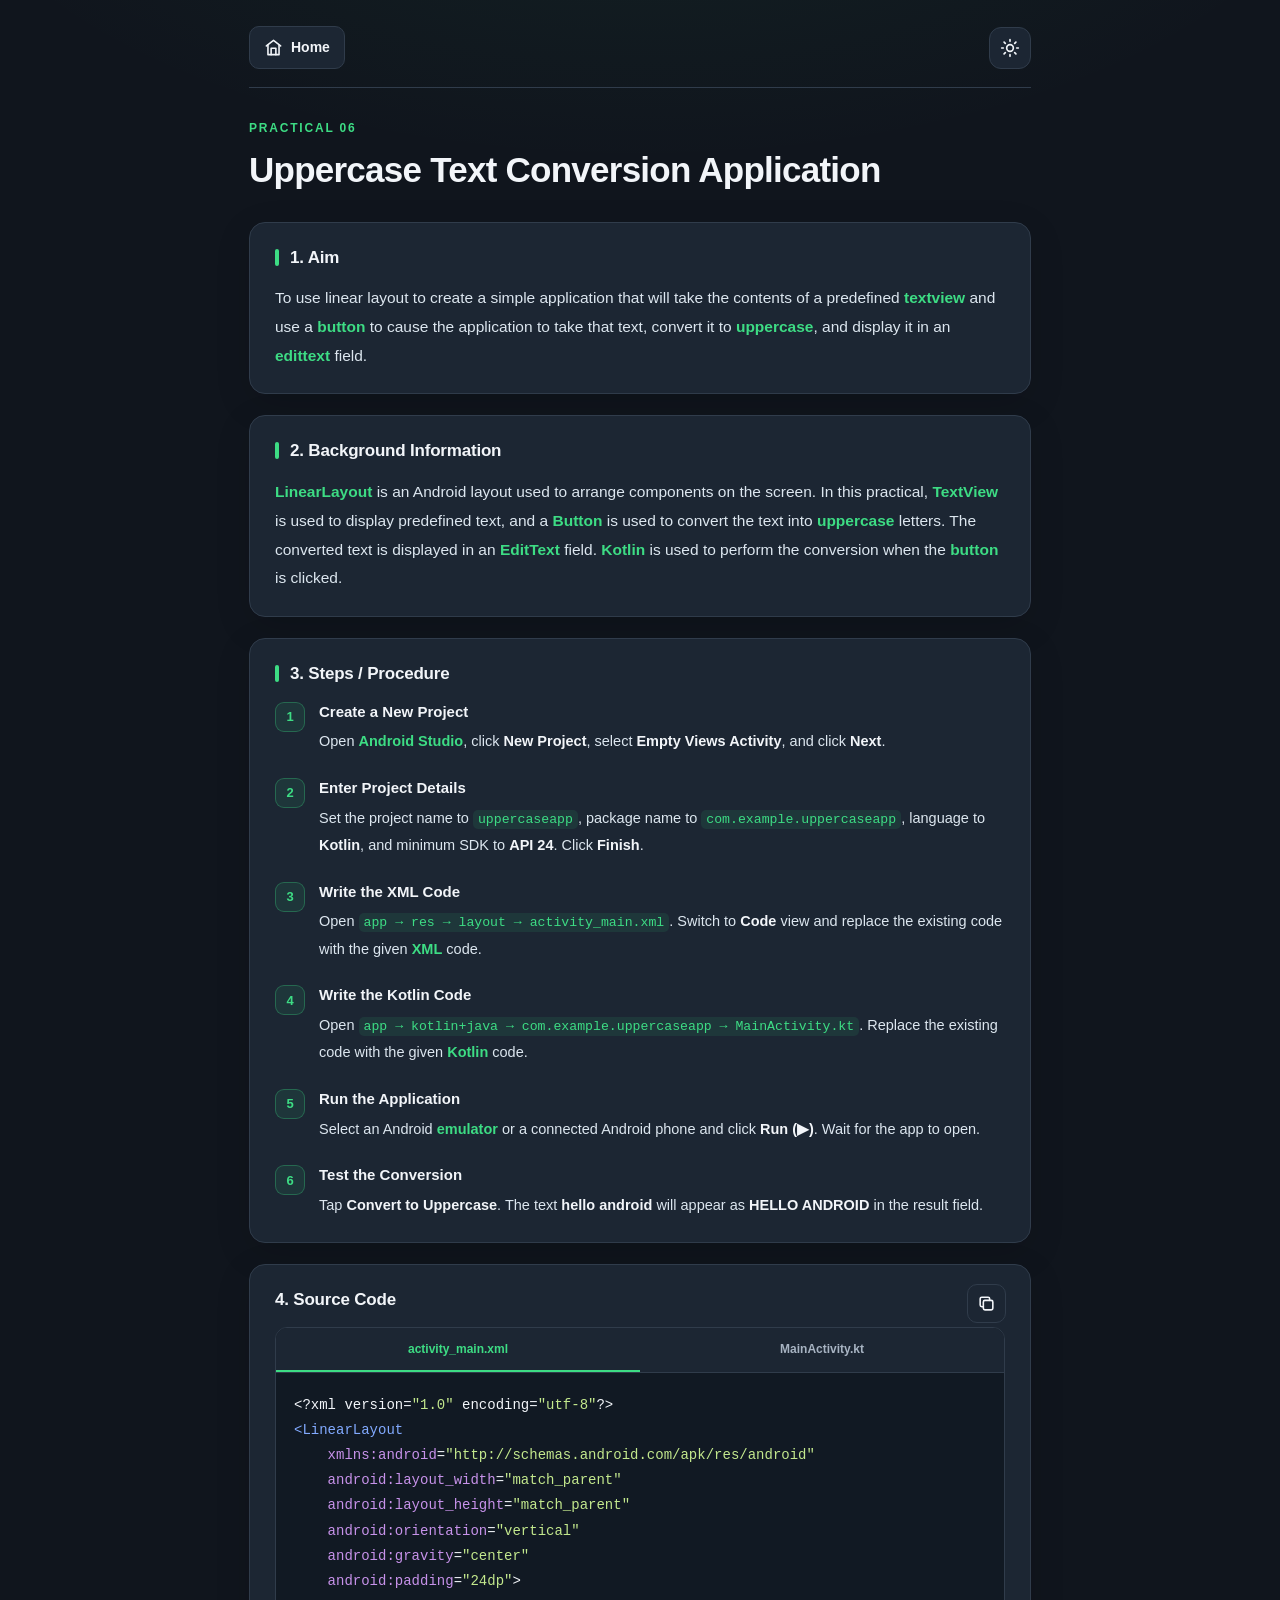
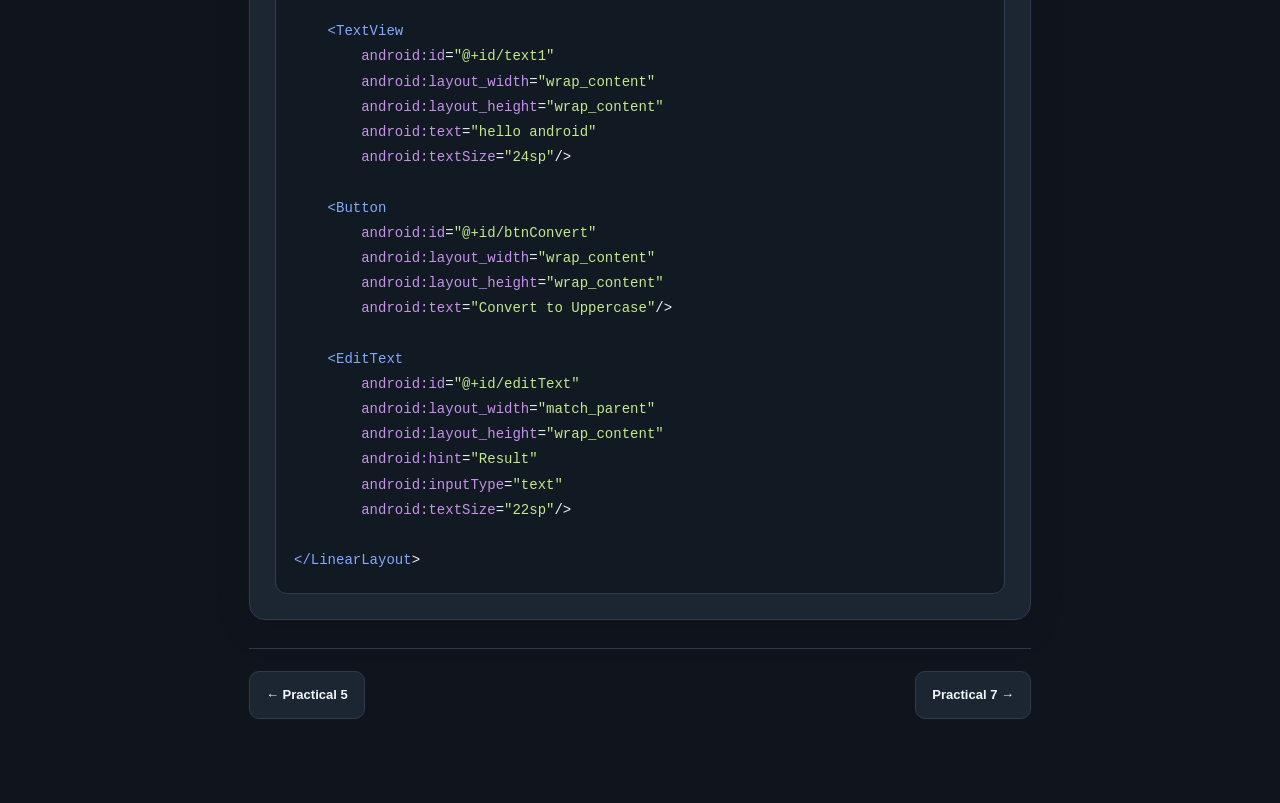
<file: p6.html>
<!DOCTYPE html>

<html lang="en"><head><meta charset="utf-8"/><meta content="width=device-width,initial-scale=1" name="viewport"/><title>Practical 6 - Uppercase Text Conversion Application</title><style>*{box-sizing:border-box} :root{--bg:#10151d;--card:#1c2633;--border:#303c4b;--text:#f2f5f9;--muted:#a7b3c2;--accent:#3ddc84;--hover:#253344;--code:#111923}html.light{--bg:#f4f6f8;--card:#fff;--border:#dce2e8;--text:#17212d;--muted:#526273;--accent:#16834b;--hover:#eef5f0;--code:#f0f3f7}body{margin:0;background:var(--bg);color:var(--text);font-family:Arial,sans-serif;line-height:1.65}.container{max-width:750px;margin:auto;padding:24px 16px}.header{display:flex;justify-content:space-between;align-items:center;margin-bottom:28px}.logo{font-size:22px;font-weight:700;letter-spacing:-.5px}.theme-toggle{display:flex;align-items:center;justify-content:center;width:42px;height:42px;background:var(--card);color:var(--text);border:1px solid var(--border);border-radius:12px;cursor:pointer}.theme-toggle svg{width:20px;height:20px}.practical{display:flex;align-items:center;gap:16px;padding:20px 16px;margin-bottom:12px;background:var(--card);border:1px solid var(--border);border-radius:12px;text-decoration:none;color:var(--text)}.practical:hover,.nav-btn:hover{background:var(--hover);border-color:var(--accent)}.number{color:var(--accent);font-size:16px;font-weight:700;min-width:28px}.name{font-size:15px;font-weight:500;line-height:1.5}@media(min-width:768px){.container{padding:45px 24px}.practical{padding:22px 24px}.name{font-size:17px}}h1{font-size:25px;line-height:1.3;margin:0 0 28px}.home-link{display:flex;align-items:center;gap:10px;color:var(--text);text-decoration:none;font-size:17px;font-weight:700}.home-link svg{width:19px;height:19px}.practical-number{color:var(--accent);font-size:13px;font-weight:700;letter-spacing:1px;margin-bottom:6px}.section{margin-bottom:30px}h2{font-size:18px;margin:0 0 12px}p{margin:0;font-size:15px}.steps{margin:0;padding:0;list-style:none;counter-reset:step}.steps>li{counter-increment:step;position:relative;padding-left:43px;margin-bottom:20px}.steps>li:before{content:counter(step);position:absolute;left:0;top:1px;width:28px;height:28px;background:var(--card);border:1px solid var(--border);color:var(--accent);border-radius:9px;display:flex;justify-content:center;align-items:center;font-size:13px;font-weight:700}.step-title{font-size:15px;font-weight:700;margin-bottom:5px}.steps p{font-size:14px}.steps p+p{margin-top:7px}.details{margin:8px 0;padding-left:18px;font-size:14px}.details li{margin:3px 0}.inline-code{font-family:Consolas,monospace;font-size:.9em;color:var(--accent);overflow-wrap:anywhere}.editor{border:1px solid var(--border);border-radius:12px;overflow:hidden;background:var(--code)}.tabs{display:flex;border-bottom:1px solid var(--border);overflow-x:auto}.tab{flex:1;padding:14px 12px;background:var(--card);color:var(--muted);border:0;border-bottom:2px solid transparent;font-size:12px;white-space:nowrap;cursor:pointer}.tab.active{color:var(--accent);border-bottom-color:var(--accent);font-weight:700}.code-toolbar{display:flex;justify-content:space-between;align-items:center;padding:10px 14px;border-bottom:1px solid var(--border);gap:8px}.filename{font-size:12px;color:var(--muted);font-family:Consolas,monospace}.copy-btn{background:var(--card);color:var(--text);border:1px solid var(--border);border-radius:7px;padding:7px 12px;font-size:12px;cursor:pointer}pre{margin:0;padding:18px 14px;overflow-x:auto;font-family:Consolas,'Courier New',monospace;font-size:12px;line-height:1.7;tab-size:4;color:var(--text)}.token-tag,.token-type{color:#82aaff}.token-attr,.token-keyword{color:#c792ea}.token-string{color:#c3e88d}.token-function{color:#89ddff}html.light .token-tag,html.light .token-type{color:#175bb5}html.light .token-attr,html.light .token-keyword{color:#8b3ab4}html.light .token-string{color:#237a38}html.light .token-function{color:#087b91}.navigation{display:flex;justify-content:space-between;gap:12px;margin-top:38px;padding-top:22px;border-top:1px solid var(--border)}.nav-btn{display:inline-flex;align-items:center;padding:12px 16px;background:var(--card);border:1px solid var(--border);border-radius:10px;color:var(--text);text-decoration:none;font-size:13px;font-weight:600}@media(min-width:768px){h1{font-size:30px}p{font-size:16px}pre{font-size:14px}}
.home-btn{display:inline-flex;align-items:center;justify-content:center;gap:8px;padding:9px 14px;border:1px solid var(--border);border-radius:10px;background:var(--card);color:var(--text);text-decoration:none;font-size:14px;font-weight:700}
.home-btn:hover{border-color:var(--accent)}
.navigation{justify-content:space-between}
.section:has(.editor){position:relative}
.code-title{padding-right:50px}
.copy-icon{position:absolute;right:0;top:-6px;display:flex;align-items:center;justify-content:center;width:39px;height:39px;background:var(--card);border:1px solid var(--border);border-radius:10px;color:var(--text);cursor:pointer;transition:color .15s,background .15s,transform .15s}
.copy-icon:hover{border-color:var(--accent)}
.copy-icon.flash{color:var(--accent);background:var(--hover);transform:scale(1.1)}
.token-number{color:#f7b267}.token-punctuation{color:#c9d5e5}
html.light .token-number{color:#9b5800}
.drawable-note{margin-top:18px;font-size:14px;line-height:1.65}.drawable-note ul{margin:6px 0 0;padding-left:24px}.tabs .tab{min-width:0;padding:13px 6px;font-size:11px}@media(min-width:480px){.tabs .tab{font-size:12px;padding:14px 12px}}
</style><script>try{if(localStorage.getItem('androidTheme')==='light')document.documentElement.classList.add('light')}catch(e){}</script><link href="reading.css" rel="stylesheet"/></head><body><div class="container"><header class="header"><a aria-label="Home" class="home-btn" href="index.html"><svg aria-hidden="true" fill="none" height="19" stroke="currentColor" stroke-linecap="round" stroke-linejoin="round" stroke-width="2" viewbox="0 0 24 24" width="19"><path d="m3 10 9-7 9 7"></path><path d="M5 9v12h14V9"></path><path d="M9 21v-8h6v8"></path></svg> Home</a><button aria-label="Toggle theme" class="theme-toggle" id="themeToggle" type="button"></button></header><main><div class="practical-number">PRACTICAL 06</div><h1>Uppercase Text Conversion Application</h1><section class="section"><h2>1. Aim</h2><p>To use linear layout to create a simple application that will take the contents of a predefined <span class="explain-key">textview</span> and use a <span class="explain-key">button</span> to cause the application to take that text, convert it to <span class="explain-key">uppercase</span>, and display it in an <span class="explain-key">edittext</span> field.</p></section><section class="section"><h2>2. Background Information</h2><p><span class="explain-key">LinearLayout</span> is an Android layout used to arrange components on the screen. In this practical, <span class="explain-key">TextView</span> is used to display predefined text, and a <span class="explain-key">Button</span> is used to convert the text into <span class="explain-key">uppercase</span> letters. The converted text is displayed in an <span class="explain-key">EditText</span> field. <span class="explain-key">Kotlin</span> is used to perform the conversion when the <span class="explain-key">button</span> is clicked.</p></section><section class="section"><h2>3. Steps / Procedure</h2><ol class="steps"><li><div class="step-title">Create a New Project</div><p>Open <span class="explain-key">Android Studio</span>, click <strong>New Project</strong>, select <strong>Empty Views Activity</strong>, and click <strong>Next</strong>.</p></li><li><div class="step-title">Enter Project Details</div><p>Set the project name to <code>uppercaseapp</code>, package name to <code>com.example.uppercaseapp</code>, language to <strong>Kotlin</strong>, and minimum SDK to <strong>API 24</strong>. Click <strong>Finish</strong>.</p></li><li><div class="step-title">Write the XML Code</div><p>Open <code>app → res → layout → activity_main.xml</code>. Switch to <strong>Code</strong> view and replace the existing code with the given <span class="explain-key">XML</span> code.</p></li><li><div class="step-title">Write the Kotlin Code</div><p>Open <code>app → kotlin+java → com.example.uppercaseapp → MainActivity.kt</code>. Replace the existing code with the given <span class="explain-key">Kotlin</span> code.</p></li><li><div class="step-title">Run the Application</div><p>Select an Android <span class="explain-key">emulator</span> or a connected Android phone and click <strong>Run (▶)</strong>. Wait for the app to open.</p></li><li><div class="step-title">Test the Conversion</div><p>Tap <strong>Convert to Uppercase</strong>. The text <strong>hello android</strong> will appear as <strong>HELLO ANDROID</strong> in the result field.</p></li></ol></section><section class="section"><h2 class="code-title">4. Source Code</h2><button aria-label="Copy source code" class="copy-icon" id="copyBtn" onclick="copyCode()" title="Copy source code" type="button"><svg aria-hidden="true" fill="none" height="19" stroke="currentColor" stroke-linecap="round" stroke-linejoin="round" stroke-width="2" viewbox="0 0 24 24" width="19"><rect height="12" rx="2" width="12" x="8" y="8"></rect><path d="M16 8V6a2 2 0 0 0-2-2H6a2 2 0 0 0-2 2v8a2 2 0 0 0 2 2h2"></path></svg></button><div class="editor"><div aria-label="Source code files" class="tabs" role="tablist"><button aria-controls="codePanel" aria-selected="true" class="tab active" id="tab-xml" onclick="showCode('xml')" role="tab" type="button">activity_main.xml</button><button aria-controls="codePanel" aria-selected="false" class="tab" id="tab-kotlin" onclick="showCode('kotlin')" role="tab" type="button">MainActivity.kt</button></div><div aria-labelledby="tab-xml" id="codePanel" role="tabpanel"><pre><code id="codeDisplay"></code></pre></div></div></section></main><nav class="navigation"><a class="nav-btn" href="p5.html">← Practical 5</a><a class="nav-btn" href="p7.html">Practical 7 →</a></nav></div><script id="xmlSource" type="text/plain">
<?xml version="1.0" encoding="utf-8"?>
<LinearLayout
    xmlns:android="http://schemas.android.com/apk/res/android"
    android:layout_width="match_parent"
    android:layout_height="match_parent"
    android:orientation="vertical"
    android:gravity="center"
    android:padding="24dp">

    <TextView
        android:id="@+id/text1"
        android:layout_width="wrap_content"
        android:layout_height="wrap_content"
        android:text="hello android"
        android:textSize="24sp"/>

    <Button
        android:id="@+id/btnConvert"
        android:layout_width="wrap_content"
        android:layout_height="wrap_content"
        android:text="Convert to Uppercase"/>

    <EditText
        android:id="@+id/editText"
        android:layout_width="match_parent"
        android:layout_height="wrap_content"
        android:hint="Result"
        android:inputType="text"
        android:textSize="22sp"/>

</LinearLayout>
</script><script id="kotlinSource" type="text/plain">
package com.example.uppercaseapp

import android.os.Bundle
import android.widget.Button
import android.widget.EditText
import android.widget.TextView
import androidx.appcompat.app.AppCompatActivity

class MainActivity : AppCompatActivity() {

    override fun onCreate(savedInstanceState: Bundle?) {
        super.onCreate(savedInstanceState)
        setContentView(R.layout.activity_main)

        val text1 = findViewById<TextView>(R.id.text1)
        val editText = findViewById<EditText>(R.id.editText)

        findViewById<Button>(R.id.btnConvert).setOnClickListener {
            editText.setText(text1.text.toString().uppercase())
        }
    }
}
</script><script>const toggle=document.getElementById('themeToggle');const sun='<svg viewBox="0 0 24 24" fill="none" stroke="currentColor" stroke-width="2" stroke-linecap="round"><circle cx="12" cy="12" r="4"/><path d="M12 2v2m0 16v2M4.93 4.93l1.42 1.42m11.3 11.3 1.42 1.42M2 12h2m16 0h2M4.93 19.07l1.42-1.42m11.3-11.3 1.42-1.42"/></svg>';const moon='<svg viewBox="0 0 24 24" fill="none" stroke="currentColor" stroke-width="2" stroke-linecap="round"><path d="M20.985 12.486A9 9 0 0 1 11.514 3.015a9 9 0 1 0 9.471 9.471Z"/></svg>';function renderTheme(){let light=document.documentElement.classList.contains('light');toggle.innerHTML=light?moon:sun;toggle.setAttribute('aria-label',light?'Switch to dark mode':'Switch to light mode')}toggle.addEventListener('click',()=>{document.documentElement.classList.toggle('light');try{localStorage.setItem('androidTheme',document.documentElement.classList.contains('light')?'light':'dark')}catch(e){}renderTheme()});renderTheme();const sources={xml:document.getElementById('xmlSource').textContent.trim(),kotlin:document.getElementById('kotlinSource').textContent.trim()};
let currentFile='xml';
const codeDisplay=document.getElementById('codeDisplay'),copyBtn=document.getElementById('copyBtn');
function escapeHTML(s){return s.replace(/&/g,'&amp;').replace(/</g,'&lt;').replace(/>/g,'&gt;').replace(/"/g,'&quot;').replace(/'/g,'&#39;')}
function paint(s,cls){return '<span class="'+cls+'">'+escapeHTML(s)+'</span>'}
function highlightCode(code,language){
 if(language==='xml'){
  return code.split(/(\"[^\"]*\")/g).map((piece,i)=>{
   if(i%2)return paint(piece,'token-string');
   return escapeHTML(piece).replace(/(&lt;\/?[\w.-]+)/g,'<span class="token-tag">$1</span>').replace(/\b([\w.-]+:[\w.-]+)(?==)/g,'<span class="token-attr">$1</span>');
  }).join('');
 }
 const rx=/("(?:\\.|[^"\\])*"|\b(?:package|import|class|override|fun|super|val|var|if|else|return|this|object|true|false|null|when)\b|\b(?:AppCompatActivity|Bundle|MainActivity|String|Int|Boolean|EditText|TextView|Button|RadioGroup|RadioButton)\b|\b(?:onCreate|setContentView|findViewById|println|calculate|setOnClickListener|toString|toDoubleOrNull|setOnCheckedChangeListener)\b|\b\d+(?:\.\d+)?\b)/g;
 return code.split(rx).map(piece=>{
  if(!piece)return '';
  if(/^"/.test(piece))return paint(piece,'token-string');
  if(/^(package|import|class|override|fun|super|val|var|if|else|return|this|object|true|false|null|when)$/.test(piece))return paint(piece,'token-keyword');
  if(/^(AppCompatActivity|Bundle|MainActivity|String|Int|Boolean|EditText|TextView|Button|RadioGroup|RadioButton)$/.test(piece))return paint(piece,'token-type');
  if(/^(onCreate|setContentView|findViewById|println|calculate|setOnClickListener|toString|toDoubleOrNull|setOnCheckedChangeListener)$/.test(piece))return paint(piece,'token-function');
  if(/^\d/.test(piece))return paint(piece,'token-number');
  return escapeHTML(piece);
 }).join('');
}
function showCode(file){
 currentFile=file;
 codeDisplay.innerHTML=highlightCode(sources[file],file);
 document.querySelectorAll('.tab').forEach(tab=>{
  const active=tab.id===(file==='xml'?'tab-xml':'tab-kotlin');
  tab.classList.toggle('active',active);tab.setAttribute('aria-selected',String(active));
 });
 document.getElementById('codePanel').setAttribute('aria-labelledby',file==='xml'?'tab-xml':'tab-kotlin');
}
async function copyCode(){
 let ok=false;
 try{await navigator.clipboard.writeText(sources[currentFile]);ok=true}
 catch(e){const t=document.createElement('textarea');t.value=sources[currentFile];t.style.position='fixed';t.style.opacity='0';document.body.appendChild(t);t.select();ok=document.execCommand('copy');t.remove()}
 if(ok){copyBtn.classList.remove('flash');void copyBtn.offsetWidth;copyBtn.classList.add('flash');setTimeout(()=>copyBtn.classList.remove('flash'),420)}
}
showCode('xml');</script></body></html>
</file>
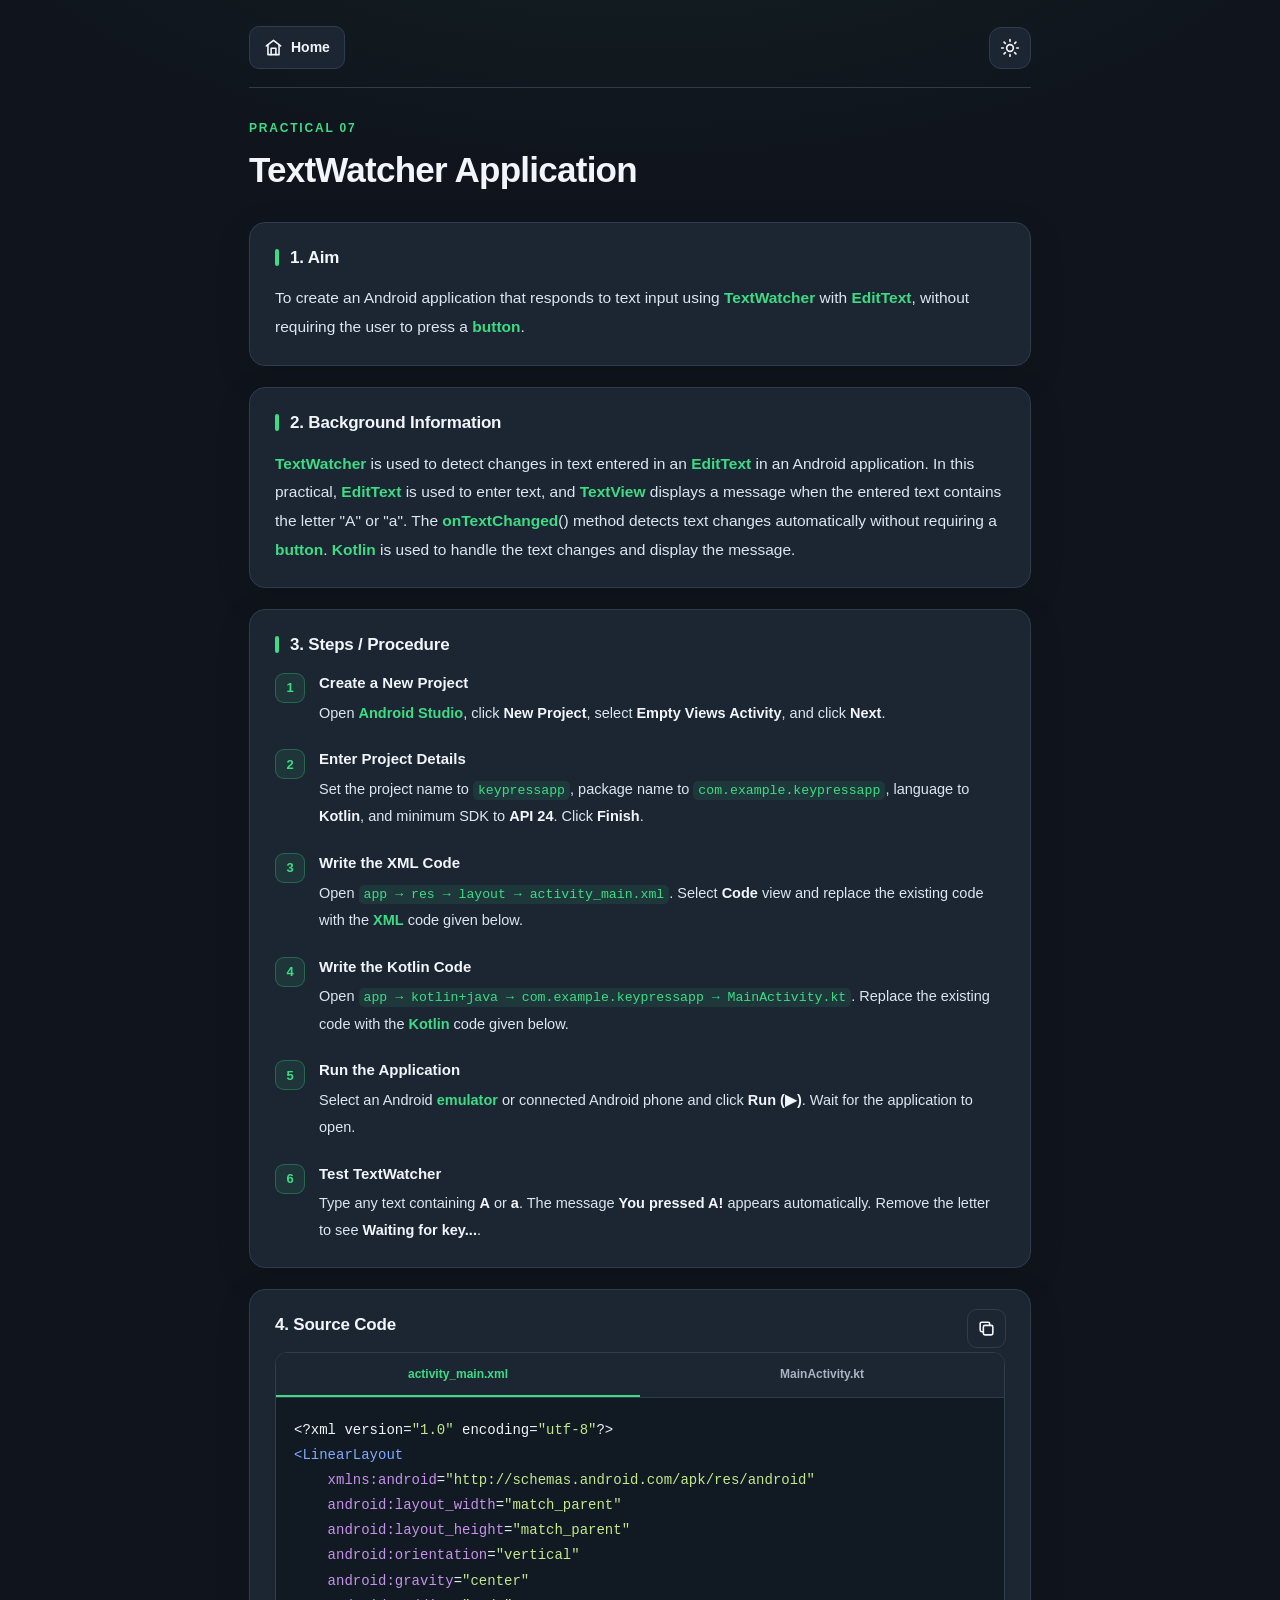
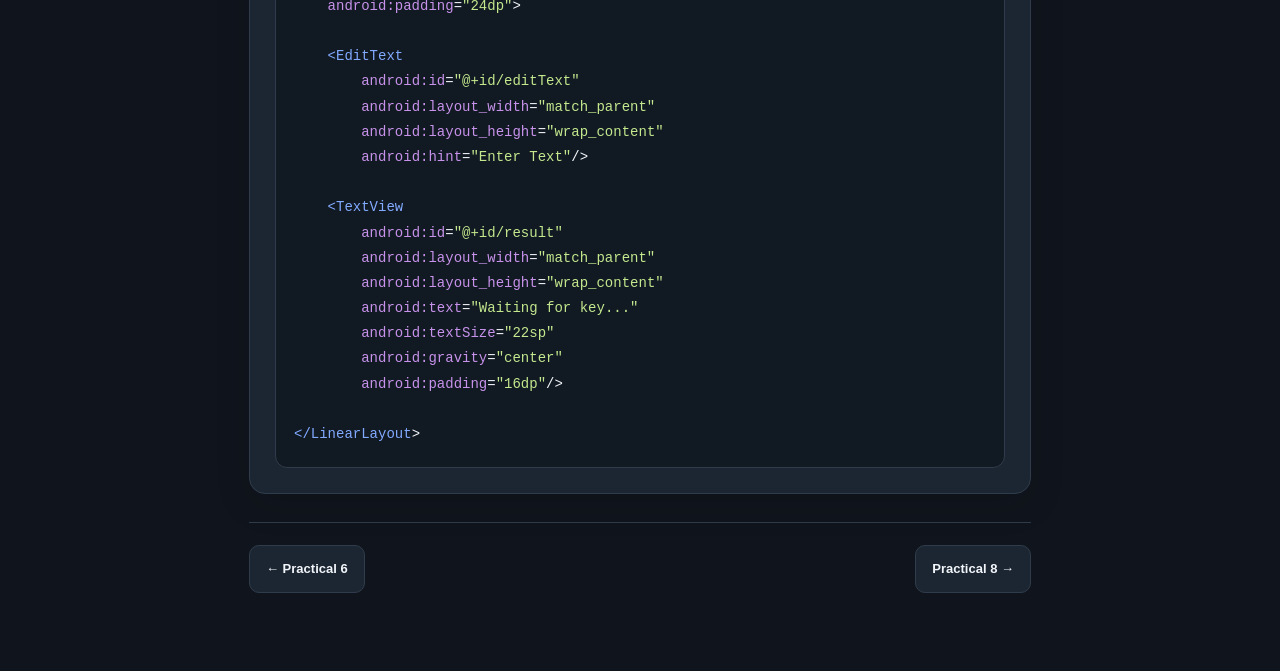
<file: p7.html>
<!DOCTYPE html>

<html lang="en"><head><meta charset="utf-8"/><meta content="width=device-width,initial-scale=1" name="viewport"/><title>Practical 7 - TextWatcher Application</title><style>*{box-sizing:border-box} :root{--bg:#10151d;--card:#1c2633;--border:#303c4b;--text:#f2f5f9;--muted:#a7b3c2;--accent:#3ddc84;--hover:#253344;--code:#111923}html.light{--bg:#f4f6f8;--card:#fff;--border:#dce2e8;--text:#17212d;--muted:#526273;--accent:#16834b;--hover:#eef5f0;--code:#f0f3f7}body{margin:0;background:var(--bg);color:var(--text);font-family:Arial,sans-serif;line-height:1.65}.container{max-width:750px;margin:auto;padding:24px 16px}.header{display:flex;justify-content:space-between;align-items:center;margin-bottom:28px}.logo{font-size:22px;font-weight:700;letter-spacing:-.5px}.theme-toggle{display:flex;align-items:center;justify-content:center;width:42px;height:42px;background:var(--card);color:var(--text);border:1px solid var(--border);border-radius:12px;cursor:pointer}.theme-toggle svg{width:20px;height:20px}.practical{display:flex;align-items:center;gap:16px;padding:20px 16px;margin-bottom:12px;background:var(--card);border:1px solid var(--border);border-radius:12px;text-decoration:none;color:var(--text)}.practical:hover,.nav-btn:hover{background:var(--hover);border-color:var(--accent)}.number{color:var(--accent);font-size:16px;font-weight:700;min-width:28px}.name{font-size:15px;font-weight:500;line-height:1.5}@media(min-width:768px){.container{padding:45px 24px}.practical{padding:22px 24px}.name{font-size:17px}}h1{font-size:25px;line-height:1.3;margin:0 0 28px}.home-link{display:flex;align-items:center;gap:10px;color:var(--text);text-decoration:none;font-size:17px;font-weight:700}.home-link svg{width:19px;height:19px}.practical-number{color:var(--accent);font-size:13px;font-weight:700;letter-spacing:1px;margin-bottom:6px}.section{margin-bottom:30px}h2{font-size:18px;margin:0 0 12px}p{margin:0;font-size:15px}.steps{margin:0;padding:0;list-style:none;counter-reset:step}.steps>li{counter-increment:step;position:relative;padding-left:43px;margin-bottom:20px}.steps>li:before{content:counter(step);position:absolute;left:0;top:1px;width:28px;height:28px;background:var(--card);border:1px solid var(--border);color:var(--accent);border-radius:9px;display:flex;justify-content:center;align-items:center;font-size:13px;font-weight:700}.step-title{font-size:15px;font-weight:700;margin-bottom:5px}.steps p{font-size:14px}.steps p+p{margin-top:7px}.details{margin:8px 0;padding-left:18px;font-size:14px}.details li{margin:3px 0}.inline-code{font-family:Consolas,monospace;font-size:.9em;color:var(--accent);overflow-wrap:anywhere}.editor{border:1px solid var(--border);border-radius:12px;overflow:hidden;background:var(--code)}.tabs{display:flex;border-bottom:1px solid var(--border);overflow-x:auto}.tab{flex:1;padding:14px 12px;background:var(--card);color:var(--muted);border:0;border-bottom:2px solid transparent;font-size:12px;white-space:nowrap;cursor:pointer}.tab.active{color:var(--accent);border-bottom-color:var(--accent);font-weight:700}.code-toolbar{display:flex;justify-content:space-between;align-items:center;padding:10px 14px;border-bottom:1px solid var(--border);gap:8px}.filename{font-size:12px;color:var(--muted);font-family:Consolas,monospace}.copy-btn{background:var(--card);color:var(--text);border:1px solid var(--border);border-radius:7px;padding:7px 12px;font-size:12px;cursor:pointer}pre{margin:0;padding:18px 14px;overflow-x:auto;font-family:Consolas,'Courier New',monospace;font-size:12px;line-height:1.7;tab-size:4;color:var(--text)}.token-tag,.token-type{color:#82aaff}.token-attr,.token-keyword{color:#c792ea}.token-string{color:#c3e88d}.token-function{color:#89ddff}html.light .token-tag,html.light .token-type{color:#175bb5}html.light .token-attr,html.light .token-keyword{color:#8b3ab4}html.light .token-string{color:#237a38}html.light .token-function{color:#087b91}.navigation{display:flex;justify-content:space-between;gap:12px;margin-top:38px;padding-top:22px;border-top:1px solid var(--border)}.nav-btn{display:inline-flex;align-items:center;padding:12px 16px;background:var(--card);border:1px solid var(--border);border-radius:10px;color:var(--text);text-decoration:none;font-size:13px;font-weight:600}@media(min-width:768px){h1{font-size:30px}p{font-size:16px}pre{font-size:14px}}
.home-btn{display:inline-flex;align-items:center;justify-content:center;gap:8px;padding:9px 14px;border:1px solid var(--border);border-radius:10px;background:var(--card);color:var(--text);text-decoration:none;font-size:14px;font-weight:700}
.home-btn:hover{border-color:var(--accent)}
.navigation{justify-content:space-between}
.section:has(.editor){position:relative}
.code-title{padding-right:50px}
.copy-icon{position:absolute;right:0;top:-6px;display:flex;align-items:center;justify-content:center;width:39px;height:39px;background:var(--card);border:1px solid var(--border);border-radius:10px;color:var(--text);cursor:pointer;transition:color .15s,background .15s,transform .15s}
.copy-icon:hover{border-color:var(--accent)}
.copy-icon.flash{color:var(--accent);background:var(--hover);transform:scale(1.1)}
.token-number{color:#f7b267}.token-punctuation{color:#c9d5e5}
html.light .token-number{color:#9b5800}
.drawable-note{margin-top:18px;font-size:14px;line-height:1.65}.drawable-note ul{margin:6px 0 0;padding-left:24px}.tabs .tab{min-width:0;padding:13px 6px;font-size:11px}@media(min-width:480px){.tabs .tab{font-size:12px;padding:14px 12px}}
</style><script>try{if(localStorage.getItem('androidTheme')==='light')document.documentElement.classList.add('light')}catch(e){}</script><link href="reading.css" rel="stylesheet"/></head><body><div class="container"><header class="header"><a aria-label="Home" class="home-btn" href="index.html"><svg aria-hidden="true" fill="none" height="19" stroke="currentColor" stroke-linecap="round" stroke-linejoin="round" stroke-width="2" viewbox="0 0 24 24" width="19"><path d="m3 10 9-7 9 7"></path><path d="M5 9v12h14V9"></path><path d="M9 21v-8h6v8"></path></svg> Home</a><button aria-label="Toggle theme" class="theme-toggle" id="themeToggle" type="button"></button></header><main><div class="practical-number">PRACTICAL 07</div><h1>TextWatcher Application</h1><section class="section"><h2>1. Aim</h2><p>To create an Android application that responds to text input using <span class="explain-key">TextWatcher</span> with <span class="explain-key">EditText</span>, without requiring the user to press a <span class="explain-key">button</span>.</p></section><section class="section"><h2>2. Background Information</h2><p><span class="explain-key">TextWatcher</span> is used to detect changes in text entered in an <span class="explain-key">EditText</span> in an Android application. In this practical, <span class="explain-key">EditText</span> is used to enter text, and <span class="explain-key">TextView</span> displays a message when the entered text contains the letter "A" or "a". The <span class="explain-key">onTextChanged</span>() method detects text changes automatically without requiring a <span class="explain-key">button</span>. <span class="explain-key">Kotlin</span> is used to handle the text changes and display the message.</p></section><section class="section"><h2>3. Steps / Procedure</h2><ol class="steps"><li><div class="step-title">Create a New Project</div><p>Open <span class="explain-key">Android Studio</span>, click <strong>New Project</strong>, select <strong>Empty Views Activity</strong>, and click <strong>Next</strong>.</p></li><li><div class="step-title">Enter Project Details</div><p>Set the project name to <code>keypressapp</code>, package name to <code>com.example.keypressapp</code>, language to <strong>Kotlin</strong>, and minimum SDK to <strong>API 24</strong>. Click <strong>Finish</strong>.</p></li><li><div class="step-title">Write the XML Code</div><p>Open <code>app → res → layout → activity_main.xml</code>. Select <strong>Code</strong> view and replace the existing code with the <span class="explain-key">XML</span> code given below.</p></li><li><div class="step-title">Write the Kotlin Code</div><p>Open <code>app → kotlin+java → com.example.keypressapp → MainActivity.kt</code>. Replace the existing code with the <span class="explain-key">Kotlin</span> code given below.</p></li><li><div class="step-title">Run the Application</div><p>Select an Android <span class="explain-key">emulator</span> or connected Android phone and click <strong>Run (▶)</strong>. Wait for the application to open.</p></li><li><div class="step-title">Test TextWatcher</div><p>Type any text containing <strong>A</strong> or <strong>a</strong>. The message <strong>You pressed A!</strong> appears automatically. Remove the letter to see <strong>Waiting for key...</strong>.</p></li></ol></section><section class="section"><h2 class="code-title">4. Source Code</h2><button aria-label="Copy source code" class="copy-icon" id="copyBtn" onclick="copyCode()" title="Copy source code" type="button"><svg aria-hidden="true" fill="none" height="19" stroke="currentColor" stroke-linecap="round" stroke-linejoin="round" stroke-width="2" viewbox="0 0 24 24" width="19"><rect height="12" rx="2" width="12" x="8" y="8"></rect><path d="M16 8V6a2 2 0 0 0-2-2H6a2 2 0 0 0-2 2v8a2 2 0 0 0 2 2h2"></path></svg></button><div class="editor"><div aria-label="Source code files" class="tabs" role="tablist"><button aria-controls="codePanel" aria-selected="true" class="tab active" id="tab-xml" onclick="showCode('xml')" role="tab" type="button">activity_main.xml</button><button aria-controls="codePanel" aria-selected="false" class="tab" id="tab-kotlin" onclick="showCode('kotlin')" role="tab" type="button">MainActivity.kt</button></div><div aria-labelledby="tab-xml" id="codePanel" role="tabpanel"><pre><code id="codeDisplay"></code></pre></div></div></section></main><nav class="navigation"><a class="nav-btn" href="p6.html">← Practical 6</a><a class="nav-btn" href="p8.html">Practical 8 →</a></nav></div><script id="xmlSource" type="text/plain">
<?xml version="1.0" encoding="utf-8"?>
<LinearLayout
    xmlns:android="http://schemas.android.com/apk/res/android"
    android:layout_width="match_parent"
    android:layout_height="match_parent"
    android:orientation="vertical"
    android:gravity="center"
    android:padding="24dp">

    <EditText
        android:id="@+id/editText"
        android:layout_width="match_parent"
        android:layout_height="wrap_content"
        android:hint="Enter Text"/>

    <TextView
        android:id="@+id/result"
        android:layout_width="match_parent"
        android:layout_height="wrap_content"
        android:text="Waiting for key..."
        android:textSize="22sp"
        android:gravity="center"
        android:padding="16dp"/>

</LinearLayout>
</script><script id="kotlinSource" type="text/plain">
package com.example.keypressapp

import android.os.Bundle
import android.text.Editable
import android.text.TextWatcher
import android.widget.EditText
import android.widget.TextView
import androidx.appcompat.app.AppCompatActivity

class MainActivity : AppCompatActivity() {

    override fun onCreate(savedInstanceState: Bundle?) {
        super.onCreate(savedInstanceState)
        setContentView(R.layout.activity_main)

        val editText = findViewById<EditText>(R.id.editText)
        val result = findViewById<TextView>(R.id.result)

        editText.addTextChangedListener(object : TextWatcher {

            override fun beforeTextChanged(
                s: CharSequence?,
                start: Int,
                count: Int,
                after: Int
            ) {}

            override fun onTextChanged(
                s: CharSequence?,
                start: Int,
                before: Int,
                count: Int
            ) {
                if (s.toString().contains("a", ignoreCase = true)) {
                    result.text = "You pressed A!"
                } else {
                    result.text = "Waiting for key..."
                }
            }

            override fun afterTextChanged(s: Editable?) {}
        })
    }
}
</script><script>const toggle=document.getElementById('themeToggle');const sun='<svg viewBox="0 0 24 24" fill="none" stroke="currentColor" stroke-width="2" stroke-linecap="round"><circle cx="12" cy="12" r="4"/><path d="M12 2v2m0 16v2M4.93 4.93l1.42 1.42m11.3 11.3 1.42 1.42M2 12h2m16 0h2M4.93 19.07l1.42-1.42m11.3-11.3 1.42-1.42"/></svg>';const moon='<svg viewBox="0 0 24 24" fill="none" stroke="currentColor" stroke-width="2" stroke-linecap="round"><path d="M20.985 12.486A9 9 0 0 1 11.514 3.015a9 9 0 1 0 9.471 9.471Z"/></svg>';function renderTheme(){let light=document.documentElement.classList.contains('light');toggle.innerHTML=light?moon:sun;toggle.setAttribute('aria-label',light?'Switch to dark mode':'Switch to light mode')}toggle.addEventListener('click',()=>{document.documentElement.classList.toggle('light');try{localStorage.setItem('androidTheme',document.documentElement.classList.contains('light')?'light':'dark')}catch(e){}renderTheme()});renderTheme();const sources={xml:document.getElementById('xmlSource').textContent.trim(),kotlin:document.getElementById('kotlinSource').textContent.trim()};
let currentFile='xml';
const codeDisplay=document.getElementById('codeDisplay'),copyBtn=document.getElementById('copyBtn');
function escapeHTML(s){return s.replace(/&/g,'&amp;').replace(/</g,'&lt;').replace(/>/g,'&gt;').replace(/"/g,'&quot;').replace(/'/g,'&#39;')}
function paint(s,cls){return '<span class="'+cls+'">'+escapeHTML(s)+'</span>'}
function highlightCode(code,language){
 if(language==='xml'){
  return code.split(/(\"[^\"]*\")/g).map((piece,i)=>{
   if(i%2)return paint(piece,'token-string');
   return escapeHTML(piece).replace(/(&lt;\/?[\w.-]+)/g,'<span class="token-tag">$1</span>').replace(/\b([\w.-]+:[\w.-]+)(?==)/g,'<span class="token-attr">$1</span>');
  }).join('');
 }
 const rx=/("(?:\\.|[^"\\])*"|\b(?:package|import|class|override|fun|super|val|var|if|else|return|this|object|true|false|null|when)\b|\b(?:AppCompatActivity|Bundle|MainActivity|String|Int|Boolean|EditText|TextView|Button|RadioGroup|RadioButton|TextWatcher|Editable|CharSequence)\b|\b(?:onCreate|setContentView|findViewById|println|calculate|setOnClickListener|toString|toDoubleOrNull|setOnCheckedChangeListener|addTextChangedListener|beforeTextChanged|onTextChanged|afterTextChanged|contains)\b|\b\d+(?:\.\d+)?\b)/g;
 return code.split(rx).map(piece=>{
  if(!piece)return '';
  if(/^"/.test(piece))return paint(piece,'token-string');
  if(/^(package|import|class|override|fun|super|val|var|if|else|return|this|object|true|false|null|when)$/.test(piece))return paint(piece,'token-keyword');
  if(/^(AppCompatActivity|Bundle|MainActivity|String|Int|Boolean|EditText|TextView|Button|RadioGroup|RadioButton|TextWatcher|Editable|CharSequence)$/.test(piece))return paint(piece,'token-type');
  if(/^(onCreate|setContentView|findViewById|println|calculate|setOnClickListener|toString|toDoubleOrNull|setOnCheckedChangeListener|addTextChangedListener|beforeTextChanged|onTextChanged|afterTextChanged|contains)$/.test(piece))return paint(piece,'token-function');
  if(/^\d/.test(piece))return paint(piece,'token-number');
  return escapeHTML(piece);
 }).join('');
}
function showCode(file){
 currentFile=file;
 codeDisplay.innerHTML=highlightCode(sources[file],file);
 document.querySelectorAll('.tab').forEach(tab=>{
  const active=tab.id===(file==='xml'?'tab-xml':'tab-kotlin');
  tab.classList.toggle('active',active);tab.setAttribute('aria-selected',String(active));
 });
 document.getElementById('codePanel').setAttribute('aria-labelledby',file==='xml'?'tab-xml':'tab-kotlin');
}
async function copyCode(){
 let ok=false;
 try{await navigator.clipboard.writeText(sources[currentFile]);ok=true}
 catch(e){const t=document.createElement('textarea');t.value=sources[currentFile];t.style.position='fixed';t.style.opacity='0';document.body.appendChild(t);t.select();ok=document.execCommand('copy');t.remove()}
 if(ok){copyBtn.classList.remove('flash');void copyBtn.offsetWidth;copyBtn.classList.add('flash');setTimeout(()=>copyBtn.classList.remove('flash'),420)}
}
showCode('xml');</script></body></html>
</file>
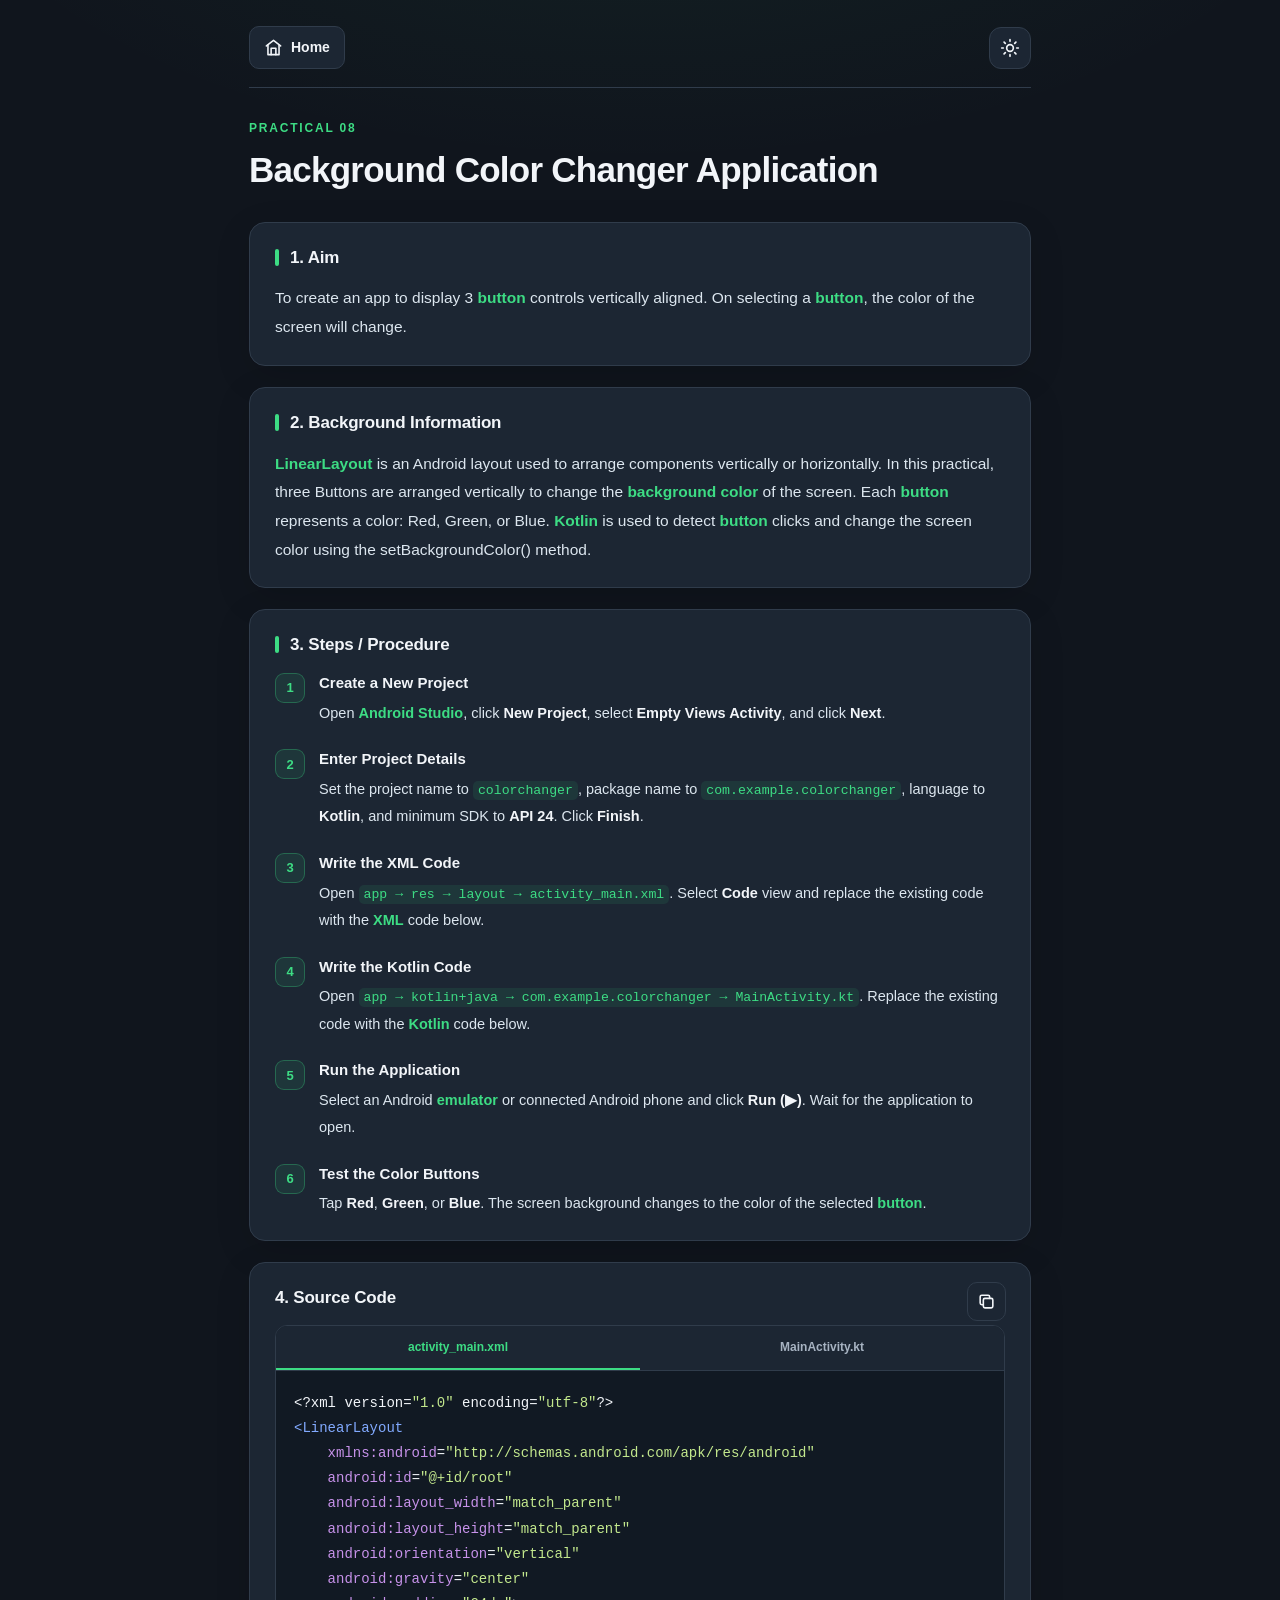
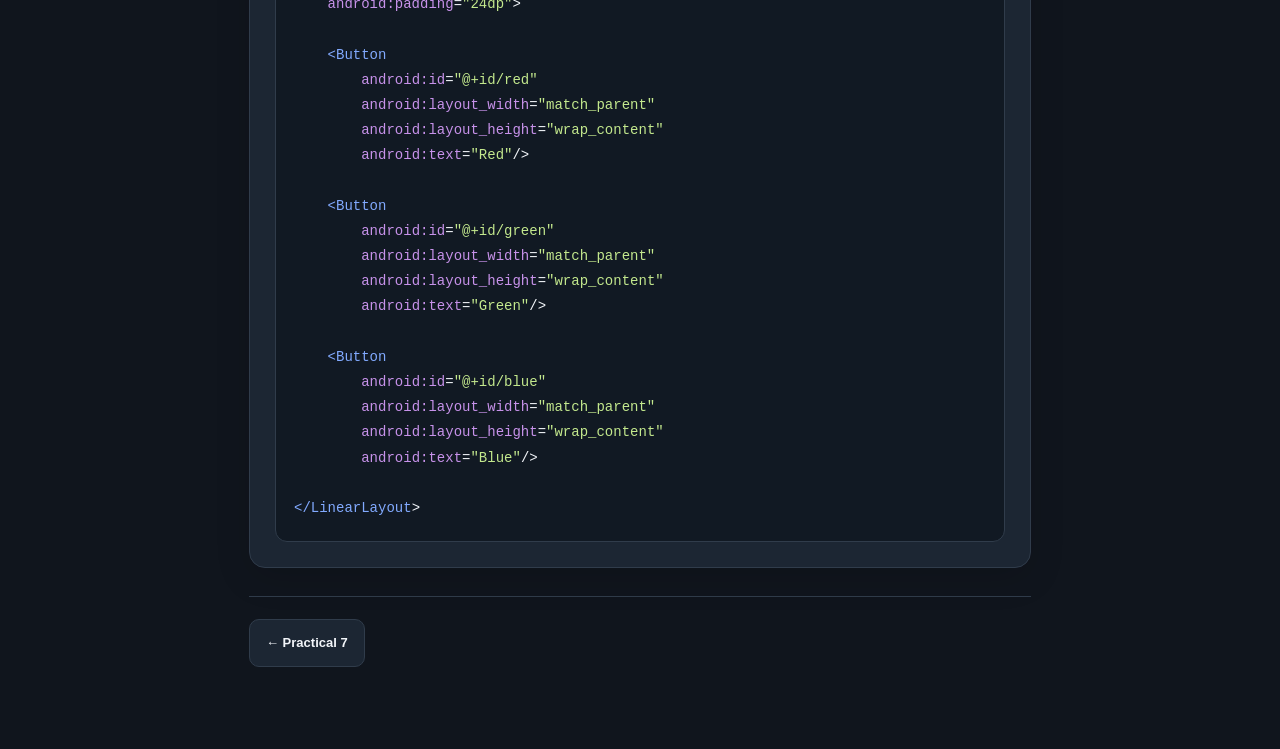
<file: p8.html>
<!DOCTYPE html>

<html lang="en"><head><meta charset="utf-8"/><meta content="width=device-width,initial-scale=1" name="viewport"/><title>Practical 8 - Background Color Changer Application</title><style>*{box-sizing:border-box} :root{--bg:#10151d;--card:#1c2633;--border:#303c4b;--text:#f2f5f9;--muted:#a7b3c2;--accent:#3ddc84;--hover:#253344;--code:#111923}html.light{--bg:#f4f6f8;--card:#fff;--border:#dce2e8;--text:#17212d;--muted:#526273;--accent:#16834b;--hover:#eef5f0;--code:#f0f3f7}body{margin:0;background:var(--bg);color:var(--text);font-family:Arial,sans-serif;line-height:1.65}.container{max-width:750px;margin:auto;padding:24px 16px}.header{display:flex;justify-content:space-between;align-items:center;margin-bottom:28px}.logo{font-size:22px;font-weight:700;letter-spacing:-.5px}.theme-toggle{display:flex;align-items:center;justify-content:center;width:42px;height:42px;background:var(--card);color:var(--text);border:1px solid var(--border);border-radius:12px;cursor:pointer}.theme-toggle svg{width:20px;height:20px}.practical{display:flex;align-items:center;gap:16px;padding:20px 16px;margin-bottom:12px;background:var(--card);border:1px solid var(--border);border-radius:12px;text-decoration:none;color:var(--text)}.practical:hover,.nav-btn:hover{background:var(--hover);border-color:var(--accent)}.number{color:var(--accent);font-size:16px;font-weight:700;min-width:28px}.name{font-size:15px;font-weight:500;line-height:1.5}@media(min-width:768px){.container{padding:45px 24px}.practical{padding:22px 24px}.name{font-size:17px}}h1{font-size:25px;line-height:1.3;margin:0 0 28px}.home-link{display:flex;align-items:center;gap:10px;color:var(--text);text-decoration:none;font-size:17px;font-weight:700}.home-link svg{width:19px;height:19px}.practical-number{color:var(--accent);font-size:13px;font-weight:700;letter-spacing:1px;margin-bottom:6px}.section{margin-bottom:30px}h2{font-size:18px;margin:0 0 12px}p{margin:0;font-size:15px}.steps{margin:0;padding:0;list-style:none;counter-reset:step}.steps>li{counter-increment:step;position:relative;padding-left:43px;margin-bottom:20px}.steps>li:before{content:counter(step);position:absolute;left:0;top:1px;width:28px;height:28px;background:var(--card);border:1px solid var(--border);color:var(--accent);border-radius:9px;display:flex;justify-content:center;align-items:center;font-size:13px;font-weight:700}.step-title{font-size:15px;font-weight:700;margin-bottom:5px}.steps p{font-size:14px}.steps p+p{margin-top:7px}.details{margin:8px 0;padding-left:18px;font-size:14px}.details li{margin:3px 0}.inline-code{font-family:Consolas,monospace;font-size:.9em;color:var(--accent);overflow-wrap:anywhere}.editor{border:1px solid var(--border);border-radius:12px;overflow:hidden;background:var(--code)}.tabs{display:flex;border-bottom:1px solid var(--border);overflow-x:auto}.tab{flex:1;padding:14px 12px;background:var(--card);color:var(--muted);border:0;border-bottom:2px solid transparent;font-size:12px;white-space:nowrap;cursor:pointer}.tab.active{color:var(--accent);border-bottom-color:var(--accent);font-weight:700}.code-toolbar{display:flex;justify-content:space-between;align-items:center;padding:10px 14px;border-bottom:1px solid var(--border);gap:8px}.filename{font-size:12px;color:var(--muted);font-family:Consolas,monospace}.copy-btn{background:var(--card);color:var(--text);border:1px solid var(--border);border-radius:7px;padding:7px 12px;font-size:12px;cursor:pointer}pre{margin:0;padding:18px 14px;overflow-x:auto;font-family:Consolas,'Courier New',monospace;font-size:12px;line-height:1.7;tab-size:4;color:var(--text)}.token-tag,.token-type{color:#82aaff}.token-attr,.token-keyword{color:#c792ea}.token-string{color:#c3e88d}.token-function{color:#89ddff}html.light .token-tag,html.light .token-type{color:#175bb5}html.light .token-attr,html.light .token-keyword{color:#8b3ab4}html.light .token-string{color:#237a38}html.light .token-function{color:#087b91}.navigation{display:flex;justify-content:space-between;gap:12px;margin-top:38px;padding-top:22px;border-top:1px solid var(--border)}.nav-btn{display:inline-flex;align-items:center;padding:12px 16px;background:var(--card);border:1px solid var(--border);border-radius:10px;color:var(--text);text-decoration:none;font-size:13px;font-weight:600}@media(min-width:768px){h1{font-size:30px}p{font-size:16px}pre{font-size:14px}}
.home-btn{display:inline-flex;align-items:center;justify-content:center;gap:8px;padding:9px 14px;border:1px solid var(--border);border-radius:10px;background:var(--card);color:var(--text);text-decoration:none;font-size:14px;font-weight:700}
.home-btn:hover{border-color:var(--accent)}
.navigation{justify-content:space-between}
.section:has(.editor){position:relative}
.code-title{padding-right:50px}
.copy-icon{position:absolute;right:0;top:-6px;display:flex;align-items:center;justify-content:center;width:39px;height:39px;background:var(--card);border:1px solid var(--border);border-radius:10px;color:var(--text);cursor:pointer;transition:color .15s,background .15s,transform .15s}
.copy-icon:hover{border-color:var(--accent)}
.copy-icon.flash{color:var(--accent);background:var(--hover);transform:scale(1.1)}
.token-number{color:#f7b267}.token-punctuation{color:#c9d5e5}
html.light .token-number{color:#9b5800}
.drawable-note{margin-top:18px;font-size:14px;line-height:1.65}.drawable-note ul{margin:6px 0 0;padding-left:24px}.tabs .tab{min-width:0;padding:13px 6px;font-size:11px}@media(min-width:480px){.tabs .tab{font-size:12px;padding:14px 12px}}

.navigation{justify-content:flex-start}
</style><script>try{if(localStorage.getItem('androidTheme')==='light')document.documentElement.classList.add('light')}catch(e){}</script><link href="reading.css" rel="stylesheet"/></head><body><div class="container"><header class="header"><a aria-label="Home" class="home-btn" href="index.html"><svg aria-hidden="true" fill="none" height="19" stroke="currentColor" stroke-linecap="round" stroke-linejoin="round" stroke-width="2" viewbox="0 0 24 24" width="19"><path d="m3 10 9-7 9 7"></path><path d="M5 9v12h14V9"></path><path d="M9 21v-8h6v8"></path></svg> Home</a><button aria-label="Toggle theme" class="theme-toggle" id="themeToggle" type="button"></button></header><main><div class="practical-number">PRACTICAL 08</div><h1>Background Color Changer Application</h1><section class="section"><h2>1. Aim</h2><p>To create an app to display 3 <span class="explain-key">button</span> controls vertically aligned. On selecting a <span class="explain-key">button</span>, the color of the screen will change.</p></section><section class="section"><h2>2. Background Information</h2><p><span class="explain-key">LinearLayout</span> is an Android layout used to arrange components vertically or horizontally. In this practical, three Buttons are arranged vertically to change the <span class="explain-key">background color</span> of the screen. Each <span class="explain-key">button</span> represents a color: Red, Green, or Blue. <span class="explain-key">Kotlin</span> is used to detect <span class="explain-key">button</span> clicks and change the screen color using the setBackgroundColor() method.</p></section><section class="section"><h2>3. Steps / Procedure</h2><ol class="steps"><li><div class="step-title">Create a New Project</div><p>Open <span class="explain-key">Android Studio</span>, click <strong>New Project</strong>, select <strong>Empty Views Activity</strong>, and click <strong>Next</strong>.</p></li><li><div class="step-title">Enter Project Details</div><p>Set the project name to <code>colorchanger</code>, package name to <code>com.example.colorchanger</code>, language to <strong>Kotlin</strong>, and minimum SDK to <strong>API 24</strong>. Click <strong>Finish</strong>.</p></li><li><div class="step-title">Write the XML Code</div><p>Open <code>app → res → layout → activity_main.xml</code>. Select <strong>Code</strong> view and replace the existing code with the <span class="explain-key">XML</span> code below.</p></li><li><div class="step-title">Write the Kotlin Code</div><p>Open <code>app → kotlin+java → com.example.colorchanger → MainActivity.kt</code>. Replace the existing code with the <span class="explain-key">Kotlin</span> code below.</p></li><li><div class="step-title">Run the Application</div><p>Select an Android <span class="explain-key">emulator</span> or connected Android phone and click <strong>Run (▶)</strong>. Wait for the application to open.</p></li><li><div class="step-title">Test the Color Buttons</div><p>Tap <strong>Red</strong>, <strong>Green</strong>, or <strong>Blue</strong>. The screen background changes to the color of the selected <span class="explain-key">button</span>.</p></li></ol></section><section class="section"><h2 class="code-title">4. Source Code</h2><button aria-label="Copy source code" class="copy-icon" id="copyBtn" onclick="copyCode()" title="Copy source code" type="button"><svg aria-hidden="true" fill="none" height="19" stroke="currentColor" stroke-linecap="round" stroke-linejoin="round" stroke-width="2" viewbox="0 0 24 24" width="19"><rect height="12" rx="2" width="12" x="8" y="8"></rect><path d="M16 8V6a2 2 0 0 0-2-2H6a2 2 0 0 0-2 2v8a2 2 0 0 0 2 2h2"></path></svg></button><div class="editor"><div aria-label="Source code files" class="tabs" role="tablist"><button aria-controls="codePanel" aria-selected="true" class="tab active" id="tab-xml" onclick="showCode('xml')" role="tab" type="button">activity_main.xml</button><button aria-controls="codePanel" aria-selected="false" class="tab" id="tab-kotlin" onclick="showCode('kotlin')" role="tab" type="button">MainActivity.kt</button></div><div aria-labelledby="tab-xml" id="codePanel" role="tabpanel"><pre><code id="codeDisplay"></code></pre></div></div></section></main><nav class="navigation"><a class="nav-btn" href="p7.html">← Practical 7</a></nav></div><script id="xmlSource" type="text/plain">
<?xml version="1.0" encoding="utf-8"?>
<LinearLayout
    xmlns:android="http://schemas.android.com/apk/res/android"
    android:id="@+id/root"
    android:layout_width="match_parent"
    android:layout_height="match_parent"
    android:orientation="vertical"
    android:gravity="center"
    android:padding="24dp">

    <Button
        android:id="@+id/red"
        android:layout_width="match_parent"
        android:layout_height="wrap_content"
        android:text="Red"/>

    <Button
        android:id="@+id/green"
        android:layout_width="match_parent"
        android:layout_height="wrap_content"
        android:text="Green"/>

    <Button
        android:id="@+id/blue"
        android:layout_width="match_parent"
        android:layout_height="wrap_content"
        android:text="Blue"/>

</LinearLayout>
</script><script id="kotlinSource" type="text/plain">
package com.example.colorchanger

import android.os.Bundle
import android.graphics.Color
import android.widget.Button
import android.widget.LinearLayout
import androidx.appcompat.app.AppCompatActivity

class MainActivity : AppCompatActivity() {

    override fun onCreate(savedInstanceState: Bundle?) {
        super.onCreate(savedInstanceState)
        setContentView(R.layout.activity_main)

        val root = findViewById<LinearLayout>(R.id.root)

        findViewById<Button>(R.id.red).setOnClickListener {
            root.setBackgroundColor(Color.RED)
        }

        findViewById<Button>(R.id.green).setOnClickListener {
            root.setBackgroundColor(Color.GREEN)
        }

        findViewById<Button>(R.id.blue).setOnClickListener {
            root.setBackgroundColor(Color.BLUE)
        }
    }
}
</script><script>const toggle=document.getElementById('themeToggle');const sun='<svg viewBox="0 0 24 24" fill="none" stroke="currentColor" stroke-width="2" stroke-linecap="round"><circle cx="12" cy="12" r="4"/><path d="M12 2v2m0 16v2M4.93 4.93l1.42 1.42m11.3 11.3 1.42 1.42M2 12h2m16 0h2M4.93 19.07l1.42-1.42m11.3-11.3 1.42-1.42"/></svg>';const moon='<svg viewBox="0 0 24 24" fill="none" stroke="currentColor" stroke-width="2" stroke-linecap="round"><path d="M20.985 12.486A9 9 0 0 1 11.514 3.015a9 9 0 1 0 9.471 9.471Z"/></svg>';function renderTheme(){let light=document.documentElement.classList.contains('light');toggle.innerHTML=light?moon:sun;toggle.setAttribute('aria-label',light?'Switch to dark mode':'Switch to light mode')}toggle.addEventListener('click',()=>{document.documentElement.classList.toggle('light');try{localStorage.setItem('androidTheme',document.documentElement.classList.contains('light')?'light':'dark')}catch(e){}renderTheme()});renderTheme();const sources={xml:document.getElementById('xmlSource').textContent.trim(),kotlin:document.getElementById('kotlinSource').textContent.trim()};
let currentFile='xml';
const codeDisplay=document.getElementById('codeDisplay'),copyBtn=document.getElementById('copyBtn');
function escapeHTML(s){return s.replace(/&/g,'&amp;').replace(/</g,'&lt;').replace(/>/g,'&gt;').replace(/"/g,'&quot;').replace(/'/g,'&#39;')}
function paint(s,cls){return '<span class="'+cls+'">'+escapeHTML(s)+'</span>'}
function highlightCode(code,language){
 if(language==='xml'){
  return code.split(/(\"[^\"]*\")/g).map((piece,i)=>{
   if(i%2)return paint(piece,'token-string');
   return escapeHTML(piece).replace(/(&lt;\/?[\w.-]+)/g,'<span class="token-tag">$1</span>').replace(/\b([\w.-]+:[\w.-]+)(?==)/g,'<span class="token-attr">$1</span>');
  }).join('');
 }
 const rx=/("(?:\\.|[^"\\])*"|\b(?:package|import|class|override|fun|super|val|var|if|else|return|this|object|true|false|null|when)\b|\b(?:AppCompatActivity|Bundle|MainActivity|String|Int|Boolean|EditText|TextView|Button|RadioGroup|RadioButton|TextWatcher|Editable|CharSequence)\b|\b(?:onCreate|setContentView|findViewById|println|calculate|setOnClickListener|toString|toDoubleOrNull|setOnCheckedChangeListener|addTextChangedListener|beforeTextChanged|onTextChanged|afterTextChanged|contains)\b|\b\d+(?:\.\d+)?\b)/g;
 return code.split(rx).map(piece=>{
  if(!piece)return '';
  if(/^"/.test(piece))return paint(piece,'token-string');
  if(/^(package|import|class|override|fun|super|val|var|if|else|return|this|object|true|false|null|when)$/.test(piece))return paint(piece,'token-keyword');
  if(/^(AppCompatActivity|Bundle|MainActivity|String|Int|Boolean|EditText|TextView|Button|RadioGroup|RadioButton|TextWatcher|Editable|CharSequence)$/.test(piece))return paint(piece,'token-type');
  if(/^(onCreate|setContentView|findViewById|println|calculate|setOnClickListener|toString|toDoubleOrNull|setOnCheckedChangeListener|addTextChangedListener|beforeTextChanged|onTextChanged|afterTextChanged|contains)$/.test(piece))return paint(piece,'token-function');
  if(/^\d/.test(piece))return paint(piece,'token-number');
  return escapeHTML(piece);
 }).join('');
}
function showCode(file){
 currentFile=file;
 codeDisplay.innerHTML=highlightCode(sources[file],file);
 document.querySelectorAll('.tab').forEach(tab=>{
  const active=tab.id===(file==='xml'?'tab-xml':'tab-kotlin');
  tab.classList.toggle('active',active);tab.setAttribute('aria-selected',String(active));
 });
 document.getElementById('codePanel').setAttribute('aria-labelledby',file==='xml'?'tab-xml':'tab-kotlin');
}
async function copyCode(){
 let ok=false;
 try{await navigator.clipboard.writeText(sources[currentFile]);ok=true}
 catch(e){const t=document.createElement('textarea');t.value=sources[currentFile];t.style.position='fixed';t.style.opacity='0';document.body.appendChild(t);t.select();ok=document.execCommand('copy');t.remove()}
 if(ok){copyBtn.classList.remove('flash');void copyBtn.offsetWidth;copyBtn.classList.add('flash');setTimeout(()=>copyBtn.classList.remove('flash'),420)}
}
showCode('xml');</script></body></html>
</file>
<file: reading.css>
/* Reading experience refinements — shared across every page */
:root{--reading:#dce6ef;--surface-soft:#16212d;--accent-soft:rgba(61,220,132,.09);--shadow:0 10px 36px rgba(0,0,0,.12)}
html.light{--reading:#283849;--surface-soft:#f7faf8;--accent-soft:rgba(22,131,75,.075);--shadow:0 8px 28px rgba(29,49,66,.055)}
html{scroll-behavior:smooth}body{background:radial-gradient(ellipse 900px 430px at 50% -180px,rgba(61,220,132,.065),transparent 80%),var(--bg);-webkit-font-smoothing:antialiased}
.container{max-width:820px;padding:26px 19px 55px}.header{padding-bottom:18px;border-bottom:1px solid var(--border);margin-bottom:31px;gap:15px}
.theme-toggle,.home-btn,.nav-btn,.copy-icon{transition:background .2s,border-color .2s,transform .2s,box-shadow .2s}.theme-toggle:hover,.home-btn:hover,.nav-btn:hover{border-color:var(--accent);transform:translateY(-1px)}
main>h1{font-size:clamp(25px,4.5vw,35px);letter-spacing:-.75px;line-height:1.25;margin:5px 0 30px;max-width:680px}
.practical-number{letter-spacing:1.8px;font-size:12px;margin-bottom:9px}
.section{margin-bottom:21px;padding:23px 25px;background:var(--card);border:1px solid var(--border);border-radius:16px;box-shadow:var(--shadow)}
.section h2{font-size:17px;line-height:1.4;letter-spacing:-.2px;margin-bottom:15px;color:var(--text)}
.section>p,.steps p,.details{color:var(--reading);line-height:1.85}.section>p{font-size:15.5px}
.section h2:not(.code-title):before{content:'';display:inline-block;width:4px;height:17px;border-radius:5px;background:var(--accent);margin-right:11px;vertical-align:-3px}
.steps>li{margin-bottom:22px;padding-left:44px}.steps>li:last-child{margin-bottom:0}.steps>li:before{background:var(--accent-soft);border-color:rgba(61,220,132,.3)}
.step-title{font-size:15px;line-height:1.5}.steps p{font-size:14.5px}.steps strong,.section p strong{color:var(--text)}
.explain-key{color:var(--accent);font-weight:650}.inline-code,.steps code{background:var(--accent-soft);padding:2px 5px;border-radius:5px;color:var(--accent);font-size:.91em;overflow-wrap:anywhere}
.editor{border-radius:12px}.tabs .tab{font-weight:600}.tabs .tab:hover{background:var(--hover)}pre{line-height:1.8;padding:20px 18px}.section:has(.editor){padding-bottom:25px}.copy-icon{right:24px;top:19px}.copy-icon:focus-visible,.tab:focus-visible,.theme-toggle:focus-visible,.nav-btn:focus-visible,.practical:focus-visible{outline:2px solid var(--accent);outline-offset:3px}
.navigation{margin-top:28px}.nav-btn{min-height:44px}
.practical{position:relative;border-radius:15px;padding:20px 22px;gap:17px;box-shadow:var(--shadow);transition:transform .2s,border-color .2s,background .2s,box-shadow .2s}
.practical:hover{transform:translateY(-2px);box-shadow:0 12px 32px rgba(0,0,0,.13)}.practical:after{content:'›';margin-left:auto;color:var(--muted);font-size:26px;line-height:1}.number{display:grid;place-items:center;width:43px;height:43px;min-width:43px;border-radius:12px;background:var(--accent-soft);font-size:15px}.name{font-weight:600;font-size:15.5px;line-height:1.55}
.logo{letter-spacing:-.8px}.logo svg{filter:drop-shadow(0 0 9px rgba(61,220,132,.15))}
@media(max-width:600px){.container{padding:20px 14px 42px}.header{margin-bottom:24px}.section{padding:19px 17px;border-radius:14px;margin-bottom:16px}.section>p{font-size:14.5px}.steps p{font-size:14px}.steps>li{padding-left:39px}.copy-icon{right:16px;top:16px}.section h2{font-size:16px}.practical{padding:15px 13px;gap:12px}.name{font-size:14px}.number{width:39px;height:39px;min-width:39px}.navigation{gap:9px}.nav-btn{padding:11px 12px;font-size:12px}pre{font-size:12px;padding:15px 12px}}
@media(prefers-reduced-motion:reduce){*,*:before,*:after{scroll-behavior:auto!important;transition:none!important}}
</file>
